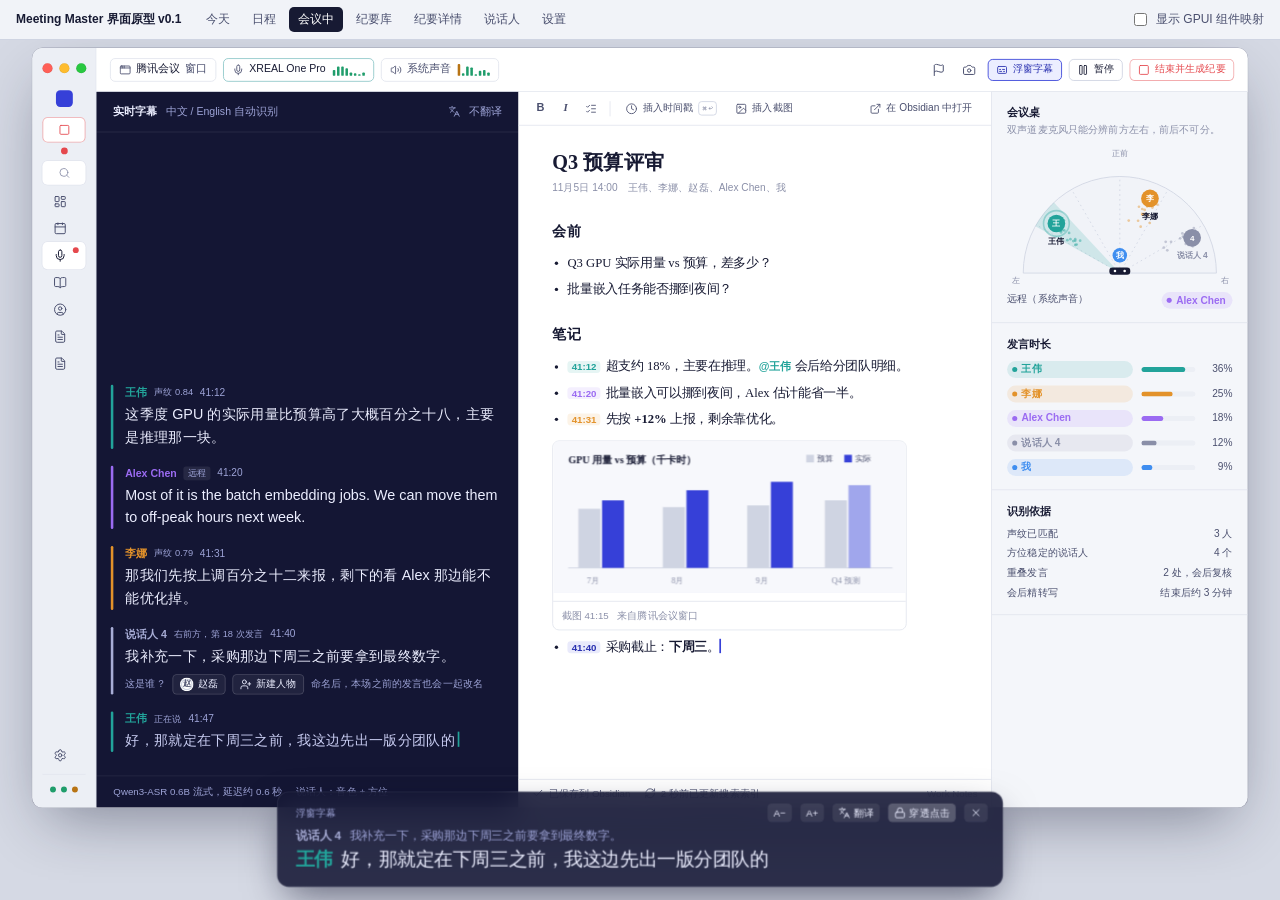
<file: design/mockups/index.html>
<!doctype html>
<html lang="zh-CN">
<head>
<meta charset="utf-8">
<meta name="viewport" content="width=device-width, initial-scale=1">
<title>Meeting Master 界面原型 v0.1</title>
<style>
/* ------------------------------------------------------------------
   Tokens. Mirrors the GPUI Kit theme we will register (ThemeColor).
   Speaker hues are identity: one person keeps one hue on every surface.
   ------------------------------------------------------------------ */
:root {
  --paper: #F4F6FA;      /* window background */
  --panel: #FFFFFF;      /* documents, inputs */
  --sunken: #ECEFF5;     /* sidebar, wells */
  --ink: #171A33;
  --ink-2: #4A4F6E;
  --ink-3: #8A8FA8;
  --rule: #E2E5EE;
  --rule-2: #CFD4E2;
  --accent: #3640D8;
  --accent-ink: #2A31B0;
  --accent-soft: #ECEEFF;
  --rec: #E5484D;        /* recording state only */
  --ok: #1F9D6B;
  --warn: #B87414;
  --stage: #141634;      /* caption stage + overlay */
  --stage-2: #1D2148;
  --stage-ink: #ECEEFF;
  --stage-dim: #9DA3D6;
  --s1: #22A39A; --s2: #E3922A; --s3: #9B6BF2; --s4: #EF5D78; --s5: #3F8EF0; --s6: #7FB449;
  --ui: -apple-system, BlinkMacSystemFont, "PingFang SC", "Helvetica Neue", sans-serif;
  --doc: ui-serif, Georgia, "Songti SC", "Noto Serif SC", serif;
  --r-window: 12px; --r-control: 6px;
}
* { box-sizing: border-box; }
html, body { margin: 0; height: 100%; }
body {
  font: 13px/1.45 var(--ui); color: var(--ink); background: #D5D9E4;
  -webkit-font-smoothing: antialiased; font-feature-settings: "tnum" 0;
}
button, input, select { font: inherit; color: inherit; }
.num { font-variant-numeric: tabular-nums; }
.i { width: 16px; height: 16px; flex: none; fill: none; stroke: currentColor; stroke-width: 1.75; stroke-linecap: round; stroke-linejoin: round; }
.i.sm { width: 14px; height: 14px; }
.i.lg { width: 18px; height: 18px; }
:focus-visible { outline: 2px solid var(--accent); outline-offset: 2px; border-radius: 4px; }
a { color: var(--accent-ink); text-decoration: none; cursor: pointer; }
a:hover { text-decoration: underline; }

/* ---------------- Prototype chrome (not part of the product) ---------------- */
.proto {
  position: fixed; top: 0; left: 0; right: 0; height: 40px; z-index: 20;
  display: flex; align-items: center; gap: 4px; padding: 0 16px;
  background: rgba(244,246,250,.92); border-bottom: 1px solid var(--rule-2); font-size: 12px; color: var(--ink-2);
}
.proto strong { color: var(--ink); margin-right: 12px; font-weight: 600; }
.proto button { border: 0; background: none; padding: 4px 9px; border-radius: 5px; cursor: pointer; color: var(--ink-2); }
.proto button[aria-pressed="true"] { background: var(--ink); color: #fff; }
.proto .spacer { flex: 1; }
.proto label { display: flex; align-items: center; gap: 6px; cursor: pointer; }
.desk { position: fixed; inset: 40px 0 0 0; overflow: hidden; }
/* 1440×900 window plus room below it, where the floating caption window can sit over the "desktop". */
/* Centred absolutely: grid centring falls back to start alignment when the item overflows. */
.scaler { width: 1440px; height: 1000px; position: absolute; left: 50%; top: 50%; transform-origin: center center; }

/* ---------------- Window ---------------- */
.window {
  width: 1440px; height: 900px; border-radius: var(--r-window); overflow: hidden; background: var(--paper);
  display: flex; flex-direction: column;
  box-shadow: 0 0 0 .5px rgba(23,26,51,.28), 0 28px 70px -18px rgba(23,26,51,.45);
}
/* No title bar: the sidebar's top strip carries the traffic lights and drags the window. */
.win-controls { height: 28px; flex: none; display: flex; align-items: center; justify-content: space-between; padding: 0 2px 0 4px; margin-bottom: 6px; }
.lights { display: flex; gap: 8px; align-items: center; }
.lights span { width: 12px; height: 12px; border-radius: 50%; background: #FF5F57; box-shadow: inset 0 0 0 .5px rgba(0,0,0,.15); }
.lights span:nth-child(2) { background: #FEBC2E; } .lights span:nth-child(3) { background: #28C840; }
.win-controls .i { color: var(--ink-3); }
.brand { display: flex; align-items: center; gap: 8px; height: 32px; padding: 0 10px; font-weight: 600; }
.brand .logo { width: 20px; height: 20px; border-radius: 5px; background: var(--accent); flex: none; }
.rec-btn { width: 100%; justify-content: center; margin-top: 6px; }
.rec-btn .when-rec { display: none; }
.window[data-recording="true"] .rec-btn .when-rec { display: inline; }
.window[data-recording="true"] .rec-btn .when-idle { display: none; }
.cmd {
  height: 28px; display: flex; align-items: center; gap: 8px; padding: 0 10px; margin: 8px 0 4px;
  border-radius: var(--r-control); background: var(--panel); box-shadow: 0 0 0 1px var(--rule); color: var(--ink-3); font-size: 12.5px; cursor: text;
}
.cmd kbd { margin-left: auto; font: 11px var(--ui); color: var(--ink-3); }
.rec { display: none; align-items: center; gap: 7px; padding: 6px 2px 0; color: var(--rec); font-weight: 600; font-size: 12px; }
.rec::before { content: ""; width: 8px; height: 8px; border-radius: 50%; background: var(--rec); animation: pulse 1.6s ease-in-out infinite; }
.window[data-recording="true"] .rec { display: flex; }
.dot { width: 7px; height: 7px; border-radius: 50%; background: var(--ok); flex: none; }
.dot.idle { background: var(--ink-3); } .dot.busy { background: var(--warn); }
@keyframes pulse { 50% { opacity: .35; } }

.body { flex: 1; min-height: 0; display: flex; }
.sidebar {
  width: 216px; flex: none; background: var(--sunken); border-right: 1px solid var(--rule);
  display: flex; flex-direction: column; padding: 10px 8px;
}
.nav-group { font-size: 11.5px; color: var(--ink-3); padding: 8px 10px 4px; }
.nav-item {
  display: flex; align-items: center; gap: 10px; height: 32px; padding: 0 10px; border-radius: var(--r-control);
  color: var(--ink-2); cursor: pointer; border: 0; background: none; width: 100%; text-align: left;
}
.nav-item:hover { background: rgba(23,26,51,.05); }
.nav-item[aria-current="page"] { background: var(--panel); color: var(--ink); box-shadow: 0 0 0 1px var(--rule); }
.nav-item .count { margin-left: auto; font-size: 11.5px; color: var(--ink-3); }
.nav-item .live-badge { margin-left: auto; width: 7px; height: 7px; border-radius: 50%; background: var(--rec); }
/* Status lights: one dot per resource (red = not loaded, amber = loading, green = loaded). */
.side-foot { position: relative; margin-top: 6px; padding: 10px 10px 4px; border-top: 1px solid var(--rule); outline: none; }
/* Hover background hugs the dots exactly: a small rounded rectangle, not the whole footer. */
.lights-row { display: flex; gap: 6px; padding: 4px 6px; margin-left: -6px; width: max-content; border-radius: 6px; cursor: default; }
.lights-row:hover, .side-foot:focus-within .lights-row { background: rgba(23,26,51,.06); }
/* Loading blinks, so amber reads as "in progress" rather than a warning. Never fully off. */
.dot.busy { animation: blink 1.2s ease-in-out infinite; }
@keyframes blink { 50% { opacity: .25; } }
.dot.err { background: var(--rec); }
.status-card {
  display: none; position: absolute; left: 4px; bottom: calc(100% + 6px); width: 260px; z-index: 5; padding: 12px;
  gap: 12px; background: var(--panel); border-radius: var(--r-control); box-shadow: 0 0 0 1px var(--rule), 0 10px 28px -10px rgba(23,26,51,.35);
}
/* Opens from the dots only; stays open while the pointer moves onto the card. */
.lights-row:hover + .status-card, .status-card:hover, .side-foot:focus-within .status-card { display: grid; }
.status-card::after { content: ""; position: absolute; left: 0; right: 0; top: 100%; height: 18px; }
.sc-row { display: grid; gap: 2px; }
.sc-title { display: flex; align-items: center; gap: 8px; font-size: 11.5px; color: var(--ink-3); }
.sc-row b { padding-left: 15px; font-size: 13px; font-weight: 500; color: var(--ink); }
.sc-row small { padding-left: 15px; font-size: 11.5px; color: var(--ink-3); }

main { flex: 1; min-width: 0; position: relative; }
.screen { position: absolute; inset: 0; display: none; }
.screen.active { display: flex; }

/* ---------------- Shared parts ---------------- */
.page-head h1 { font-size: 26px; line-height: 1.2; font-weight: 600; margin: 0; letter-spacing: -.01em; }
.page-head .sub { margin: 6px 0 0; color: var(--ink-2); font-size: 13.5px; }
.h2 { font-size: 20px; font-weight: 600; margin: 0; letter-spacing: -.005em; }
.section-title { font-size: 13px; font-weight: 600; margin: 0 0 10px; color: var(--ink); }
.muted { color: var(--ink-3); }
.btn {
  height: 30px; padding: 0 12px; border-radius: var(--r-control); border: 1px solid var(--rule-2); background: var(--panel);
  display: inline-flex; align-items: center; gap: 6px; cursor: pointer; font-size: 12.5px; white-space: nowrap;
}
.btn:hover { border-color: var(--ink-3); }
.btn.primary { background: var(--accent); border-color: var(--accent); color: #fff; }
.btn.primary:hover { background: var(--accent-ink); }
.btn.ghost { border-color: transparent; background: transparent; color: var(--ink-2); }
.btn.ghost:hover { background: rgba(23,26,51,.06); }
.btn.danger { color: var(--rec); border-color: rgba(229,72,77,.45); }
.btn.sm { height: 26px; padding: 0 9px; font-size: 12px; }
.btn[aria-pressed="true"] { background: var(--accent-soft); border-color: var(--accent); color: var(--accent-ink); }
.tag { display: inline-flex; align-items: center; gap: 4px; height: 20px; padding: 0 7px; border-radius: 4px; font-size: 11.5px; background: var(--sunken); color: var(--ink-2); white-space: nowrap; }
.tag.ok { background: #E3F4EC; color: #17724F; }
.tag.busy { background: #FBF0DE; color: #8A570E; }
.tag.accent { background: var(--accent-soft); color: var(--accent-ink); }
.chip { display: inline-flex; align-items: center; gap: 6px; height: 28px; padding: 0 10px; border: 1px solid var(--rule); border-radius: var(--r-control); background: var(--panel); font-size: 12.5px; color: var(--ink-2); white-space: nowrap; }
.chip strong { color: var(--ink); font-weight: 500; }
/* Speaker identity: a pill in the speaker's hue. The only pill shape in the system. */
.who { display: inline-flex; align-items: center; gap: 5px; height: 20px; padding: 0 8px 0 6px; border-radius: 999px; font-size: 12px; font-weight: 600; color: var(--c); background: color-mix(in srgb, var(--c) 13%, transparent); white-space: nowrap; }
.who::before { content: ""; width: 6px; height: 6px; border-radius: 50%; background: var(--c); }
.who.unknown { --c: var(--ink-3); }
.av { width: 26px; height: 26px; border-radius: 50%; display: inline-grid; place-items: center; font-size: 11.5px; font-weight: 600; color: #fff; background: var(--c); flex: none; }
.av.pending { background: var(--panel); color: var(--ink-2); box-shadow: inset 0 0 0 1.5px var(--rule-2); border: 1.5px dashed transparent; }
.av-stack { display: flex; }
.av-stack .av { box-shadow: 0 0 0 2px var(--paper); }
.av-stack .av + .av { margin-left: -6px; }
.c1 { --c: var(--s1); } .c2 { --c: var(--s2); } .c3 { --c: var(--s3); } .c4 { --c: var(--s4); } .c5 { --c: var(--s5); } .c6 { --c: var(--s6); }
.split-v { width: 1px; background: var(--rule); flex: none; }
.scroll { overflow: auto; }
.seg { display: inline-flex; padding: 2px; border-radius: 7px; background: var(--sunken); gap: 2px; }
.seg button { border: 0; background: none; height: 26px; padding: 0 11px; border-radius: 5px; font-size: 12.5px; color: var(--ink-2); display: inline-flex; align-items: center; gap: 6px; cursor: pointer; }
.seg button[aria-pressed="true"] { background: var(--panel); color: var(--ink); box-shadow: 0 0 0 1px var(--rule); }
.check { width: 15px; height: 15px; border-radius: 4px; border: 1.5px solid var(--rule-2); flex: none; display: grid; place-items: center; background: var(--panel); }
.check.on { background: var(--accent); border-color: var(--accent); color: #fff; }
.meter { display: inline-flex; gap: 2px; align-items: flex-end; height: 14px; }
.meter i { width: 3px; border-radius: 1px; background: var(--ok); height: 30%; transition: height .12s linear; }
.meter i.hot { background: var(--warn); }
.kbd { font-size: 11px; color: var(--ink-3); border: 1px solid var(--rule-2); border-radius: 4px; padding: 0 4px; }

/* ---------------- 今天 Today ---------------- */
.today { display: flex; width: 100%; }
.today-main { flex: 1; min-width: 0; padding: 30px 40px; overflow: auto; }
.next { margin: 26px 0 34px; border: 1px solid var(--rule); border-radius: 10px; background: var(--panel); }
.next-top { display: flex; justify-content: space-between; align-items: flex-start; gap: 20px; padding: 20px 22px 16px; }
.next-when { display: flex; align-items: center; gap: 10px; color: var(--ink-2); font-size: 12.5px; margin-bottom: 6px; }
.next-when .soon { color: var(--accent-ink); font-weight: 600; }
.next h2 { font-size: 24px; margin: 0; font-weight: 600; letter-spacing: -.01em; }
.next-actions { display: flex; gap: 8px; }
.next-people { display: flex; align-items: center; gap: 14px; padding: 0 22px 16px; color: var(--ink-2); }
.next-people p { margin: 0; }
.preset { display: flex; align-items: center; flex-wrap: wrap; gap: 8px; padding: 12px 22px; border-top: 1px solid var(--rule); background: #FAFBFD; border-radius: 0 0 10px 10px; }
.preset-label { color: var(--ink-3); font-size: 12px; margin-right: 4px; }
.dayline { list-style: none; margin: 0; padding: 0; border-left: 1px solid var(--rule-2); margin-left: 52px; }
.dayline li { position: relative; padding: 0 0 22px 22px; }
.dayline time { position: absolute; left: -64px; top: 1px; width: 48px; text-align: right; color: var(--ink-3); font-size: 12.5px; }
.dayline li::before { content: ""; position: absolute; left: -5px; top: 5px; width: 9px; height: 9px; border-radius: 50%; background: var(--paper); box-shadow: inset 0 0 0 2px var(--rule-2); }
.dayline li.done::before { background: var(--ink-3); box-shadow: none; }
.dayline li.upnext::before { background: var(--accent); box-shadow: 0 0 0 4px var(--accent-soft); }
.dayline .t { font-size: 14px; font-weight: 500; }
.dayline .m { display: flex; gap: 8px; align-items: center; margin-top: 4px; color: var(--ink-2); font-size: 12.5px; }
.today-rail { width: 360px; flex: none; border-left: 1px solid var(--rule); padding: 30px 24px; display: flex; flex-direction: column; gap: 30px; overflow: auto; }
.mlist { list-style: none; margin: 0; padding: 0; }
.mlist li { padding: 11px 0; border-bottom: 1px solid var(--rule); cursor: pointer; }
.mlist li:first-child { padding-top: 0; }
.mlist .t { font-weight: 500; font-size: 13.5px; }
.mlist .m { display: flex; justify-content: space-between; align-items: center; margin-top: 4px; color: var(--ink-3); font-size: 12px; }
.todo { list-style: none; margin: 0; padding: 0; display: grid; gap: 12px; }
.todo li { display: flex; gap: 10px; align-items: flex-start; }
.todo .src { display: block; font-size: 11.5px; color: var(--ink-3); margin-top: 2px; }
.rail-foot { margin-top: auto; display: flex; align-items: center; gap: 8px; font-size: 12px; color: var(--ink-2); }

/* ---------------- 日程 Schedule ---------------- */
.sched { display: flex; width: 100%; }
.week { flex: 1; min-width: 0; display: flex; flex-direction: column; }
.week-head { display: flex; align-items: center; gap: 12px; padding: 18px 24px 14px; border-bottom: 1px solid var(--rule); }
.week-head .h2 { margin-right: auto; }
.week-days { display: grid; grid-template-columns: 52px repeat(7, 1fr); border-bottom: 1px solid var(--rule); }
.week-days div { padding: 8px 10px; font-size: 12px; color: var(--ink-2); }
.week-days b { display: block; font-size: 18px; font-weight: 500; color: var(--ink); }
.week-days .today-col b { color: var(--accent); }
.week-grid { flex: 1; overflow: auto; position: relative; display: grid; grid-template-columns: 52px repeat(7, 1fr); }
.hours div { height: 52px; font-size: 11px; color: var(--ink-3); text-align: right; padding-right: 8px; transform: translateY(-7px); }
.daycol { position: relative; border-left: 1px solid var(--rule); background: repeating-linear-gradient(to bottom, transparent 0 51px, var(--rule) 51px 52px); }
.daycol.today-col { background-color: rgba(54,64,216,.025); }
.ev { position: absolute; left: 4px; right: 4px; border-radius: 5px; padding: 5px 7px; font-size: 11.5px; line-height: 1.3; overflow: hidden; cursor: pointer;
      background: #E9ECF8; color: var(--ink); border-left: 3px solid #8E95C9; }
.ev small { display: block; color: var(--ink-2); }
.ev.work { background: #E7E9FD; border-left-color: var(--accent); }
.ev.personal { background: #E6F3EF; border-left-color: #48A383; }
.ev.done { opacity: .62; }
.ev.sel { outline: 2px solid var(--accent); outline-offset: 1px; }
.ev .rec-flag { display: inline-flex; align-items: center; gap: 3px; color: var(--accent-ink); font-weight: 600; }
.now-line { position: absolute; left: 0; right: 0; height: 0; border-top: 1.5px solid var(--rec); z-index: 2; }
.now-line::before { content: ""; position: absolute; left: -4px; top: -4.5px; width: 7px; height: 7px; border-radius: 50%; background: var(--rec); }
.ev-panel { width: 360px; flex: none; border-left: 1px solid var(--rule); padding: 22px 24px; overflow: auto; display: flex; flex-direction: column; gap: 20px; }
.kv { display: grid; grid-template-columns: 72px 1fr; gap: 8px 12px; font-size: 12.5px; }
.kv dt { color: var(--ink-3); } .kv dd { margin: 0; }
.people-list { list-style: none; margin: 0; padding: 0; display: grid; gap: 10px; }
.people-list li { display: flex; align-items: center; gap: 10px; }
.people-list .state { margin-left: auto; font-size: 11.5px; }
.field { display: grid; gap: 6px; }
.field > span { font-size: 12px; color: var(--ink-3); }
.select { height: 30px; display: flex; align-items: center; justify-content: space-between; padding: 0 10px; border: 1px solid var(--rule-2); border-radius: var(--r-control); background: var(--panel); font-size: 12.5px; }
.prenote { border: 1px solid var(--rule); border-radius: 8px; padding: 12px 14px; font-family: var(--doc); font-size: 14px; line-height: 1.75; background: var(--panel); min-height: 120px; color: var(--ink); }
.prenote li { margin: 2px 0; }
/* ---------------- 会议中 Live ---------------- */
.live { flex-direction: column; width: 100%; }
.capbar { height: 52px; flex: none; display: flex; align-items: center; gap: 8px; padding: 0 16px; border-bottom: 1px solid var(--rule); background: var(--panel); }
.capbar .spacer { flex: 1; }
.capbar .chip .meter { margin-left: 2px; }
.capbar .chip.spatial { border-color: color-mix(in srgb, var(--s1) 45%, var(--rule)); }
.live-panes { flex: 1; min-height: 0; display: flex; }

.stagepane { width: 500px; flex: none; background: var(--stage); color: var(--stage-ink); display: flex; flex-direction: column; }
.stagepane header { display: flex; align-items: center; gap: 10px; padding: 14px 20px; border-bottom: 1px solid rgba(255,255,255,.08); font-size: 12.5px; color: var(--stage-dim); }
.stagepane header strong { color: var(--stage-ink); font-weight: 600; font-size: 13px; }
.stagepane header .spacer { flex: 1; }
.captions { flex: 1; overflow: auto; padding: 8px 0 18px; display: flex; flex-direction: column; justify-content: flex-end; }
.cap { display: grid; grid-template-columns: 3px 1fr; gap: 14px; padding: 10px 20px 10px 17px; }
.cap .rail { border-radius: 2px; background: var(--c); }
.cap .meta { display: flex; align-items: center; gap: 8px; font-size: 12px; color: var(--stage-dim); margin-bottom: 3px; }
.cap .name { color: var(--c); font-weight: 600; font-size: 12.5px; }
.cap .score { font-size: 11px; color: var(--stage-dim); }
.cap .remote { font-size: 11px; padding: 0 5px; border-radius: 3px; background: rgba(255,255,255,.08); }
.cap p { margin: 0; font-size: 17px; line-height: 1.6; color: var(--stage-ink); }
.cap.partial p { color: #C9CDF2; }
.cap.partial p::after { content: ""; display: inline-block; width: 2px; height: 1.05em; margin-left: 3px; vertical-align: -2px; background: var(--c); animation: pulse 1s steps(2) infinite; }
.cap.unknown { --c: #A8ADD6; }
.whois { display: flex; align-items: center; gap: 8px; margin-top: 8px; font-size: 12px; color: var(--stage-dim); }
.whois button { height: 24px; border-radius: 5px; border: 1px solid rgba(255,255,255,.18); background: rgba(255,255,255,.06); color: var(--stage-ink); padding: 0 8px; font-size: 12px; cursor: pointer; display: inline-flex; gap: 5px; align-items: center; }
.whois button:hover { background: rgba(255,255,255,.12); }
.stage-foot { padding: 10px 20px; border-top: 1px solid rgba(255,255,255,.08); font-size: 11.5px; color: var(--stage-dim); display: flex; gap: 16px; }

.notespane { flex: 1; min-width: 0; display: flex; flex-direction: column; background: var(--panel); }
.notes-tools { height: 40px; flex: none; display: flex; align-items: center; gap: 2px; padding: 0 12px; border-bottom: 1px solid var(--rule); color: var(--ink-2); }
.notes-tools .spacer { flex: 1; }
.notes-tools .tb { width: 28px; height: 28px; border-radius: 5px; display: grid; place-items: center; border: 0; background: none; cursor: pointer; color: var(--ink-2); font-weight: 600; font-size: 13px; }
.notes-tools .tb:hover { background: var(--sunken); }
.doc { flex: 1; overflow: auto; padding: 28px 40px 40px; font-family: var(--doc); font-size: 15px; line-height: 1.8; color: var(--ink); }
.doc h1 { font-size: 24px; line-height: 1.3; margin: 0 0 4px; font-weight: 700; }
.doc .docmeta { font-family: var(--ui); font-size: 12px; color: var(--ink-3); margin-bottom: 22px; display: flex; gap: 12px; }
.doc h2 { font-size: 17px; margin: 26px 0 8px; font-weight: 700; }
.doc ul { margin: 0; padding-left: 1.2em; }
.doc li { margin: 4px 0; }
.ts { font-family: var(--ui); font-size: 11.5px; font-weight: 600; color: var(--c, var(--accent-ink)); background: color-mix(in srgb, var(--c, var(--accent)) 11%, transparent); border-radius: 4px; padding: 1px 5px; margin-right: 6px; cursor: pointer; font-variant-numeric: tabular-nums; }
.mention { font-family: var(--ui); font-size: 13px; font-weight: 600; color: var(--c); }
.shot { margin: 12px 0 6px; border: 1px solid var(--rule); border-radius: 8px; overflow: hidden; width: 420px; max-width: 100%; }
.shot figcaption { font-family: var(--ui); font-size: 11.5px; color: var(--ink-3); padding: 6px 10px; border-top: 1px solid var(--rule); display: flex; gap: 10px; }
.caret { display: inline-block; width: 1.5px; height: 1.1em; background: var(--accent); vertical-align: -3px; animation: pulse 1s steps(2) infinite; }
.notes-foot { white-space: nowrap; overflow: hidden; height: 34px; flex: none; display: flex; align-items: center; gap: 16px; padding: 0 16px; border-top: 1px solid var(--rule); font-size: 11.5px; color: var(--ink-2); }
.notes-foot span { display: flex; align-items: center; gap: 6px; }

.spacepane { width: 304px; flex: none; border-left: 1px solid var(--rule); display: flex; flex-direction: column; overflow: auto; }
.spacepane section { padding: 16px 18px; border-bottom: 1px solid var(--rule); }
.spacepane h3 { font-size: 13px; margin: 0 0 2px; font-weight: 600; }
.spacepane .hint { font-size: 11.5px; color: var(--ink-3); margin: 0 0 10px; }
.room { width: 100%; height: auto; display: block; }
.talk { list-style: none; margin: 0; padding: 0; display: grid; gap: 9px; }
.talk li { display: grid; grid-template-columns: 1fr 64px 34px; align-items: center; gap: 10px; font-size: 12px; }
.talk .bar { height: 6px; border-radius: 3px; background: var(--sunken); overflow: hidden; }
.talk .bar i { display: block; height: 100%; background: var(--c); border-radius: 3px; }
.talk .pct { text-align: right; color: var(--ink-2); }
.evidence { display: grid; gap: 6px; font-size: 12px; color: var(--ink-2); }
.evidence div { display: flex; justify-content: space-between; }

/* ---------------- Floating caption window ---------------- */
.overlay {
  position: absolute; left: 50%; bottom: 6px; transform: translateX(-50%); width: 860px; z-index: 10;
  border-radius: 14px; background: rgba(20,22,52,.88); color: var(--stage-ink);
  box-shadow: 0 0 0 .5px rgba(255,255,255,.12) inset, 0 18px 48px -10px rgba(10,12,40,.6);
  backdrop-filter: blur(18px) saturate(1.2); -webkit-backdrop-filter: blur(18px) saturate(1.2);
  padding: 14px 18px 16px 22px; display: none; cursor: grab; user-select: none;
}
.overlay.show { display: block; }
.overlay .ov-top { display: flex; align-items: center; gap: 10px; font-size: 11.5px; color: var(--stage-dim); margin-bottom: 6px; }
.overlay .ov-top .spacer { flex: 1; }
.overlay .ov-top button { border: 0; background: rgba(255,255,255,.08); color: var(--stage-ink); height: 22px; min-width: 24px; padding: 0 7px; border-radius: 5px; font-size: 11.5px; cursor: pointer; display: inline-flex; align-items: center; gap: 4px; }
.overlay .ov-top button[aria-pressed="true"] { background: rgba(255,255,255,.22); }
.overlay .prev { font-size: 14px; color: var(--stage-dim); line-height: 1.5; }
.overlay .curr { font-size: 22px; line-height: 1.45; font-weight: 500; margin-top: 2px; }
.overlay .spk { font-weight: 700; margin-right: 10px; color: var(--c); }
.overlay .trans { font-size: 14px; color: #B9BEEA; margin-top: 2px; }

/* During a meeting the sidebar collapses to an icon rail so captions + notes get the width. */
/* 76px, not 56px: the traffic lights (3×12px + 2×8px gaps) live in the sidebar now. */
.window[data-screen="live"] .sidebar { width: 76px; padding: 10px 12px; }
.window[data-screen="live"] .win-controls { padding: 0; }
.window[data-screen="live"] .win-controls > .i,
.window[data-screen="live"] .brand-name,
.window[data-screen="live"] .rec-btn span[class],
.window[data-screen="live"] .cmd-text,
.window[data-screen="live"] .cmd kbd { display: none; }
.window[data-screen="live"] .brand { justify-content: center; padding: 0; }
.window[data-screen="live"] .rec-btn { padding: 0; }
.window[data-screen="live"] .cmd { justify-content: center; padding: 0; }
.window[data-screen="live"] .rec { font-size: 0; justify-content: center; gap: 0; }
.window[data-screen="live"] .nav-item { font-size: 0; justify-content: center; padding: 0; position: relative; }
.window[data-screen="live"] .nav-item .count,
.window[data-screen="live"] .nav-group { display: none; }
.window[data-screen="live"] .side-foot { padding: 10px 0 4px; }
.window[data-screen="live"] .lights-row { margin: 0 auto; }
.window[data-screen="live"] .nav-item .live-badge { position: absolute; top: 6px; right: 8px; margin: 0; }
.icon-btn { width: 28px; height: 28px; border-radius: var(--r-control); border: 0; background: none; display: grid; place-items: center; color: var(--ink-2); cursor: pointer; }
.icon-btn:hover { background: var(--sunken); }

/* ---------------- 纪要库 Library ---------------- */
.lib { flex-direction: column; width: 100%; }
.lib-search { padding: 22px 28px 14px; border-bottom: 1px solid var(--rule); display: grid; gap: 12px; }
.searchbox { display: flex; align-items: center; gap: 10px; height: 44px; padding: 0 14px; border: 1.5px solid var(--accent); border-radius: 9px; background: var(--panel); font-size: 15px; box-shadow: 0 0 0 4px var(--accent-soft); }
.searchbox .q { flex: 1; }
.searchbox .hint { font-size: 12px; color: var(--ink-3); }
.lib-filters { display: flex; align-items: center; gap: 12px; }
.lib-filters .spacer { flex: 1; }
.lib-body { flex: 1; min-height: 0; display: flex; }
.results { flex: 1; min-width: 0; overflow: auto; padding: 8px 28px 28px; }
.res-head { display: flex; align-items: baseline; gap: 10px; padding: 12px 0 6px; font-size: 12px; color: var(--ink-3); }
.hit { display: grid; grid-template-columns: 28px minmax(0, 1fr) 120px; gap: 14px; padding: 14px 12px; margin: 0 -12px; border-radius: 8px; cursor: pointer; border-bottom: 1px solid var(--rule); }
.hit:hover { background: rgba(23,26,51,.03); }
.hit.sel { background: var(--accent-soft); border-bottom-color: transparent; }
.hit .kind { width: 28px; height: 28px; border-radius: 6px; display: grid; place-items: center; background: var(--sunken); color: var(--ink-2); }
.hit .src { display: flex; align-items: center; gap: 8px; font-size: 12px; color: var(--ink-3); margin-bottom: 5px; }
.hit .src b { color: var(--ink); font-weight: 600; font-size: 13px; }
.hit p { margin: 0; font-size: 13.5px; line-height: 1.6; color: var(--ink-2); }
.hit p mark { background: #FFF1C9; color: var(--ink); border-radius: 2px; padding: 0 1px; }
.hit .thumbs { display: flex; gap: 6px; margin-top: 8px; overflow: hidden; }
.hit svg.wave { display: block; width: 100%; max-width: 440px; height: 34px; margin-top: 4px; }
.hit .thumbs svg { border-radius: 5px; border: 1px solid var(--rule); }
.hit .score { text-align: right; font-size: 11.5px; color: var(--ink-3); }
.hit .score .bar { height: 4px; background: var(--sunken); border-radius: 2px; margin-top: 6px; overflow: hidden; }
.hit .score .bar i { display: block; height: 100%; background: var(--accent); }
.hit .why { font-size: 11.5px; color: var(--ink-3); margin-top: 6px; }
.preview { width: 400px; flex: none; border-left: 1px solid var(--rule); overflow: auto; padding: 20px 22px; display: flex; flex-direction: column; gap: 16px; }
.preview .big { border: 1px solid var(--rule); border-radius: 8px; overflow: hidden; }
.facets { width: 200px; flex: none; border-right: 1px solid var(--rule); padding: 16px 18px; overflow: auto; display: grid; align-content: start; gap: 22px; font-size: 12.5px; }
.facets h4 { margin: 0 0 8px; font-size: 12px; color: var(--ink-3); font-weight: 500; }
.facets ul { list-style: none; margin: 0; padding: 0; display: grid; gap: 7px; }
.facets li { display: flex; align-items: center; gap: 8px; }
.facets li .n { margin-left: auto; color: var(--ink-3); font-size: 11.5px; }

/* ---------------- 纪要详情 Minutes ---------------- */
.minutes { flex-direction: column; width: 100%; }
.min-head { padding: 22px 32px 0; border-bottom: 1px solid var(--rule); }
.min-crumb { font-size: 12px; color: var(--ink-3); display: flex; gap: 6px; align-items: center; margin-bottom: 8px; }
.min-title { display: flex; align-items: flex-start; gap: 12px; }
.min-title .h2 { font-size: 24px; margin-right: auto; }
.min-meta { display: flex; align-items: center; gap: 16px; color: var(--ink-2); font-size: 12.5px; margin: 10px 0 14px; }
.tabs { display: flex; gap: 22px; }
.tabs button { border: 0; background: none; padding: 9px 0 10px; font-size: 13px; color: var(--ink-2); cursor: pointer; border-bottom: 2px solid transparent; margin-bottom: -1px; }
.tabs button[aria-selected="true"] { color: var(--ink); font-weight: 600; border-bottom-color: var(--ink); }
.min-body { flex: 1; min-height: 0; display: flex; }
.min-doc { flex: 1; min-width: 0; overflow: auto; padding: 26px 48px 40px; font-family: var(--doc); font-size: 15px; line-height: 1.8; }
.min-doc h3 { font-size: 16px; margin: 26px 0 8px; font-weight: 700; }
.min-doc h3:first-child { margin-top: 0; }
.min-doc p { margin: 0; max-width: 62ch; }
.min-doc ol, .min-doc ul { margin: 0; padding-left: 1.3em; max-width: 64ch; }
.acts { width: 100%; border-collapse: collapse; font-family: var(--ui); font-size: 13px; margin-top: 4px; }
.acts th { text-align: left; font-weight: 500; color: var(--ink-3); font-size: 12px; padding: 6px 10px 6px 0; border-bottom: 1px solid var(--rule); }
.acts td { padding: 9px 10px 9px 0; border-bottom: 1px solid var(--rule); vertical-align: top; }
.min-side { width: 400px; flex: none; border-left: 1px solid var(--rule); overflow: auto; display: flex; flex-direction: column; }
.min-side section { padding: 18px 20px; border-bottom: 1px solid var(--rule); }
.player { display: flex; align-items: center; gap: 10px; font-size: 12px; color: var(--ink-2); margin-top: 10px; }
.player .play { width: 30px; height: 30px; border-radius: 50%; background: var(--ink); color: #fff; display: grid; place-items: center; border: 0; cursor: pointer; }
.gallery { display: grid; grid-template-columns: repeat(3, 1fr); gap: 8px; }
.gallery figure { margin: 0; }
.gallery svg { width: 100%; height: auto; border-radius: 5px; border: 1px solid var(--rule); display: block; }
.gallery figcaption { font-size: 11px; color: var(--ink-3); margin-top: 3px; }
.sync-row { display: flex; align-items: center; gap: 8px; font-size: 12px; color: var(--ink-2); }

/* ---------------- 说话人 People ---------------- */
.people { width: 100%; }
.plist { width: 280px; flex: none; border-right: 1px solid var(--rule); overflow: auto; padding: 16px 10px; }
.plist h4 { margin: 14px 10px 6px; font-size: 12px; color: var(--ink-3); font-weight: 500; }
.plist h4:first-child { margin-top: 0; }
.prow { display: flex; align-items: center; gap: 10px; padding: 8px 10px; border-radius: 7px; cursor: pointer; }
.prow:hover { background: rgba(23,26,51,.04); }
.prow.sel { background: var(--panel); box-shadow: 0 0 0 1px var(--rule); }
.prow .n { font-weight: 500; }
.prow .d { font-size: 11.5px; color: var(--ink-3); }
.prow .tag { margin-left: auto; }
.pdetail { flex: 1; min-width: 0; overflow: auto; padding: 24px 32px 40px; display: grid; align-content: start; gap: 26px; }
.phead { display: flex; align-items: center; gap: 14px; }
.phead .av { width: 44px; height: 44px; font-size: 17px; }
.phead .h2 { margin-right: auto; }
.samples { width: 100%; border-collapse: collapse; }
.samples th { text-align: left; font-weight: 500; font-size: 12px; color: var(--ink-3); padding: 6px 12px 6px 0; border-bottom: 1px solid var(--rule); }
.samples td { padding: 9px 12px 9px 0; border-bottom: 1px solid var(--rule); font-size: 12.5px; vertical-align: middle; }
.enroll { border: 1px solid var(--rule); border-radius: 10px; background: var(--panel); display: grid; grid-template-columns: 1fr 260px; }
.enroll .read { padding: 18px 22px; border-right: 1px solid var(--rule); }
.enroll .read p { font-family: var(--doc); font-size: 17px; line-height: 1.9; margin: 8px 0 0; color: var(--ink-3); }
.enroll .read p .said { color: var(--ink); }
.enroll .gauge { padding: 18px 20px; display: grid; gap: 12px; align-content: start; font-size: 12.5px; }
.prog { height: 8px; border-radius: 4px; background: var(--sunken); overflow: hidden; }
.prog i { display: block; height: 100%; background: var(--s1); border-radius: 4px; }
.qc { list-style: none; margin: 0; padding: 0; display: grid; gap: 6px; }
.qc li { display: flex; align-items: center; gap: 7px; }
.qc .okc { color: var(--ok); } .qc .warnc { color: var(--warn); }
.clip { border: 1px solid var(--rule); border-radius: 10px; background: var(--panel); padding: 16px 20px; }
.clip-head { display: flex; align-items: center; gap: 10px; margin-bottom: 12px; }
.clip-head .spacer { flex: 1; }
.probe { display: grid; gap: 8px; font-size: 12.5px; }
.probe div { display: flex; align-items: center; gap: 10px; padding: 9px 12px; border: 1px solid var(--rule); border-radius: 7px; background: var(--panel); }
.probe .spacer { flex: 1; }

/* ---------------- 设置 Settings ---------------- */
.settings { width: 100%; }
.snav { width: 200px; flex: none; border-right: 1px solid var(--rule); padding: 20px 10px; display: grid; align-content: start; gap: 2px; }
.snav a { display: block; padding: 7px 12px; border-radius: 6px; color: var(--ink-2); }
.snav a:hover { background: rgba(23,26,51,.04); text-decoration: none; }
.snav a.on { background: var(--panel); color: var(--ink); box-shadow: 0 0 0 1px var(--rule); }
.sbody { flex: 1; min-width: 0; overflow: auto; padding: 26px 40px 60px; }
.sblock { max-width: 820px; margin-bottom: 40px; }
.sblock > h2 { font-size: 17px; margin: 0 0 4px; font-weight: 600; }
.sblock > .desc { margin: 0 0 16px; color: var(--ink-2); max-width: 70ch; }
.prov { border: 1px solid var(--rule); border-radius: 10px; background: var(--panel); }
.prov-row { display: grid; grid-template-columns: 22px 1fr auto; gap: 12px; padding: 16px 18px; border-bottom: 1px solid var(--rule); align-items: start; }
.prov-row:last-child { border-bottom: 0; }
.prov-row.on { background: #FAFAFF; }
.radio { width: 16px; height: 16px; border-radius: 50%; border: 1.5px solid var(--rule-2); margin-top: 2px; }
.radio.on { border: 5px solid var(--accent); }
.prov-row .t { font-weight: 600; font-size: 13.5px; display: flex; align-items: center; gap: 8px; }
.prov-row .d { color: var(--ink-2); margin-top: 3px; font-size: 12.5px; }
.prov-row .caps { display: flex; gap: 6px; margin-top: 8px; flex-wrap: wrap; }
.prov-row .keys { display: flex; gap: 6px; margin-top: 10px; flex-wrap: wrap; }
.fallback { display: flex; align-items: center; gap: 8px; margin-top: 12px; font-size: 12px; color: var(--ink-2); }
.fallback .step { display: inline-flex; align-items: center; gap: 6px; }
.fallback .step b { width: 18px; height: 18px; border-radius: 50%; display: inline-grid; place-items: center; background: var(--sunken); font-size: 11px; }
.mtable { width: 100%; border-collapse: collapse; background: var(--panel); border: 1px solid var(--rule); border-radius: 10px; overflow: hidden; }
.mtable th { text-align: left; font-weight: 500; font-size: 12px; color: var(--ink-3); padding: 9px 14px; border-bottom: 1px solid var(--rule); background: #FAFBFD; }
.mtable td { padding: 11px 14px; border-bottom: 1px solid var(--rule); font-size: 12.5px; vertical-align: top; }
.mtable tr:last-child td { border-bottom: 0; }
.mtable .model { font-weight: 600; }
.mtable .sub { display: block; color: var(--ink-3); font-size: 11.5px; margin-top: 2px; }
.form { display: grid; grid-template-columns: 180px 1fr; gap: 14px 20px; align-items: center; background: var(--panel); border: 1px solid var(--rule); border-radius: 10px; padding: 18px 20px; }
.form > label { color: var(--ink-2); font-size: 12.5px; }
.form .help { grid-column: 2; font-size: 11.5px; color: var(--ink-3); margin-top: -8px; }
.switch { width: 30px; height: 18px; border-radius: 9px; background: var(--rule-2); position: relative; flex: none; }
.switch::after { content: ""; position: absolute; top: 2px; left: 2px; width: 14px; height: 14px; border-radius: 50%; background: #fff; box-shadow: 0 1px 2px rgba(0,0,0,.2); }
.switch.on { background: var(--accent); } .switch.on::after { left: 14px; }
.inline { display: flex; align-items: center; gap: 10px; }
.code { font: 12px ui-monospace, "SF Mono", Menlo, monospace; background: var(--sunken); border-radius: 5px; padding: 3px 7px; color: var(--ink); }
.stats { display: grid; grid-template-columns: repeat(4, 1fr); border: 1px solid var(--rule); border-radius: 10px; background: var(--panel); }
.stats div { padding: 14px 16px; border-right: 1px solid var(--rule); }
.stats div:last-child { border-right: 0; }
.stats b { display: block; font-size: 20px; font-weight: 600; font-variant-numeric: tabular-nums; }
.stats span { font-size: 12px; color: var(--ink-3); }

/* ---------------- Component annotations (prototype only) ---------------- */
.anno { position: fixed; left: 16px; right: 16px; bottom: 10px; z-index: 20; display: none; font-size: 12px; color: var(--ink-2); background: rgba(255,255,255,.95); border: 1px solid var(--rule-2); border-radius: 8px; padding: 8px 12px; }
.anno.show { display: block; }
.anno b { color: var(--ink); }

@media (prefers-reduced-motion: reduce) {
  *, *::before, *::after { animation: none !important; transition: none !important; }
}
</style>
</head>
<body>
<svg xmlns="http://www.w3.org/2000/svg" style="display:none" aria-hidden="true">
<!-- Lucide icons (ISC License, https://lucide.dev), as bundled in gpui-kit-assets 0.9.0 -->
<symbol id="i-layout-dashboard" viewBox="0 0 24 24"><rect width="7" height="9" x="3" y="3" rx="1" /> <rect width="7" height="5" x="14" y="3" rx="1" /> <rect width="7" height="9" x="14" y="12" rx="1" /> <rect width="7" height="5" x="3" y="16" rx="1" /></symbol>
<symbol id="i-calendar" viewBox="0 0 24 24"><path d="M8 2v3" /> <path d="M16 2v3" /> <rect x="3" y="3" width="18" height="18" rx="2" /> <path d="M3 9h18" /></symbol>
<symbol id="i-mic" viewBox="0 0 24 24"><path d="M12 19v3" /> <path d="M19 10v2a7 7 0 0 1-14 0v-2" /> <rect x="9" y="2" width="6" height="13" rx="3" /></symbol>
<symbol id="i-book-open" viewBox="0 0 24 24"><path d="M12 5v16" /> <path d="M20.001 19A2 2 0 0022 17V5a2 2 0 00-1.999-2L16 3.002A5 5 0 0012 5a5 5 0 00-4-2H4a2 2 0 00-2 2v12a2 2 0 001.999 2H8a5 5 0 014 2 5 5 0 014-2z" /></symbol>
<symbol id="i-circle-user" viewBox="0 0 24 24"><circle cx="12" cy="12" r="10" /> <circle cx="12" cy="10" r="3" /> <path d="M7 20.662V19a2 2 0 0 1 2-2h6a2 2 0 0 1 2 2v1.662" /></symbol>
<symbol id="i-settings" viewBox="0 0 24 24"><path d="M9.671 4.136a2.34 2.34 0 0 1 4.659 0 2.34 2.34 0 0 0 3.319 1.915 2.34 2.34 0 0 1 2.33 4.033 2.34 2.34 0 0 0 0 3.831 2.34 2.34 0 0 1-2.33 4.033 2.34 2.34 0 0 0-3.319 1.915 2.34 2.34 0 0 1-4.659 0 2.34 2.34 0 0 0-3.32-1.915 2.34 2.34 0 0 1-2.33-4.033 2.34 2.34 0 0 0 0-3.831A2.34 2.34 0 0 1 6.35 6.051a2.34 2.34 0 0 0 3.319-1.915" /> <circle cx="12" cy="12" r="3" /></symbol>
<symbol id="i-search" viewBox="0 0 24 24"><path d="m21 21-4.34-4.34" /> <circle cx="11" cy="11" r="8" /></symbol>
<symbol id="i-play" viewBox="0 0 24 24"><path d="M5 5a2 2 0 0 1 3.008-1.728l11.997 6.998a2 2 0 0 1 .003 3.458l-12 7A2 2 0 0 1 5 19z" /></symbol>
<symbol id="i-pause" viewBox="0 0 24 24"><rect x="14" y="3" width="5" height="18" rx="1" /> <rect x="5" y="3" width="5" height="18" rx="1" /></symbol>
<symbol id="i-square" viewBox="0 0 24 24"><rect width="18" height="18" x="3" y="3" rx="2" /></symbol>
<symbol id="i-camera" viewBox="0 0 24 24"><path d="M13.997 4a2 2 0 0 1 1.76 1.05l.486.9A2 2 0 0 0 18.003 7H20a2 2 0 0 1 2 2v9a2 2 0 0 1-2 2H4a2 2 0 0 1-2-2V9a2 2 0 0 1 2-2h1.997a2 2 0 0 0 1.759-1.048l.489-.904A2 2 0 0 1 10.004 4z" /> <circle cx="12" cy="13" r="3" /></symbol>
<symbol id="i-flag" viewBox="0 0 24 24"><path d="M4 22V4a1 1 0 0 1 .4-.8A6 6 0 0 1 8 2c3 0 5 2 7.333 2q2 0 3.067-.8A1 1 0 0 1 20 4v10a1 1 0 0 1-.4.8A6 6 0 0 1 16 16c-3 0-5-2-8-2a6 6 0 0 0-4 1.528" /></symbol>
<symbol id="i-captions" viewBox="0 0 24 24"><rect width="18" height="14" x="3" y="5" rx="2" ry="2" /> <path d="M7 15h4M15 15h2M7 11h2M13 11h4" /></symbol>
<symbol id="i-image" viewBox="0 0 24 24"><rect width="18" height="18" x="3" y="3" rx="2" ry="2" /> <circle cx="9" cy="9" r="2" /> <path d="m21 15-3.086-3.086a2 2 0 0 0-2.828 0L6 21" /></symbol>
<symbol id="i-audio-lines" viewBox="0 0 24 24"><path d="M2 10v3" /> <path d="M6 6v11" /> <path d="M10 3v18" /> <path d="M14 8v7" /> <path d="M18 5v13" /> <path d="M22 10v3" /></symbol>
<symbol id="i-video" viewBox="0 0 24 24"><path d="m16 13 5.223 3.482a.5.5 0 0 0 .777-.416V7.87a.5.5 0 0 0-.752-.432L16 10.5" /> <rect x="2" y="6" width="14" height="12" rx="2" /></symbol>
<symbol id="i-file-text" viewBox="0 0 24 24"><path d="M6 22a2 2 0 0 1-2-2V4a2 2 0 0 1 2-2h8a2.4 2.4 0 0 1 1.704.706l3.588 3.588A2.4 2.4 0 0 1 20 8v12a2 2 0 0 1-2 2z" /> <path d="M14 2v5a1 1 0 0 0 1 1h5" /> <path d="M10 9H8" /> <path d="M16 13H8" /> <path d="M16 17H8" /></symbol>
<symbol id="i-external-link" viewBox="0 0 24 24"><path d="M15 3h6v6" /> <path d="M10 14 21 3" /> <path d="M18 13v6a2 2 0 0 1-2 2H5a2 2 0 0 1-2-2V8a2 2 0 0 1 2-2h6" /></symbol>
<symbol id="i-plus" viewBox="0 0 24 24"><path d="M5 12h14" /> <path d="M12 5v14" /></symbol>
<symbol id="i-check" viewBox="0 0 24 24"><path d="M20 6 9 17l-5-5" /></symbol>
<symbol id="i-x" viewBox="0 0 24 24"><path d="M18 6 6 18" /> <path d="m6 6 12 12" /></symbol>
<symbol id="i-chevron-down" viewBox="0 0 24 24"><path d="m6 9 6 6 6-6" /></symbol>
<symbol id="i-chevron-right" viewBox="0 0 24 24"><path d="m9 18 6-6-6-6" /></symbol>
<symbol id="i-link" viewBox="0 0 24 24"><path d="M10 13a5 5 0 0 0 7.54.54l3-3a5 5 0 0 0-7.07-7.07l-1.72 1.71" /> <path d="M14 11a5 5 0 0 0-7.54-.54l-3 3a5 5 0 0 0 7.07 7.07l1.71-1.71" /></symbol>
<symbol id="i-users" viewBox="0 0 24 24"><path d="M16 21v-2a4 4 0 0 0-4-4H6a4 4 0 0 0-4 4v2" /> <path d="M16 3.128a4 4 0 0 1 0 7.744" /> <path d="M22 21v-2a4 4 0 0 0-3-3.87" /> <circle cx="9" cy="7" r="4" /></symbol>
<symbol id="i-monitor" viewBox="0 0 24 24"><rect width="20" height="14" x="2" y="3" rx="2" /> <line x1="8" x2="16" y1="21" y2="21" /> <line x1="12" x2="12" y1="17" y2="21" /></symbol>
<symbol id="i-app-window" viewBox="0 0 24 24"><rect x="2" y="4" width="20" height="16" rx="2" /> <path d="M10 4v4" /> <path d="M2 8h20" /> <path d="M6 4v4" /></symbol>
<symbol id="i-scissors" viewBox="0 0 24 24"><circle cx="6" cy="6" r="3" /> <path d="M8.12 8.12 12 12" /> <path d="M20 4 8.12 15.88" /> <circle cx="6" cy="18" r="3" /> <path d="M14.8 14.8 20 20" /></symbol>
<symbol id="i-key-round" viewBox="0 0 24 24"><path d="M2.586 17.414A2 2 0 0 0 2 18.828V21a1 1 0 0 0 1 1h3a1 1 0 0 0 1-1v-1a1 1 0 0 1 1-1h1a1 1 0 0 0 1-1v-1a1 1 0 0 1 1-1h.172a2 2 0 0 0 1.414-.586l.814-.814a6.5 6.5 0 1 0-4-4z" /> <circle cx="16.5" cy="7.5" r=".5" fill="currentColor" /></symbol>
<symbol id="i-bot" viewBox="0 0 24 24"><path d="M12 8V4H8" /> <rect width="16" height="12" x="4" y="8" rx="2" /> <path d="M2 14h2" /> <path d="M20 14h2" /> <path d="M15 13v2" /> <path d="M9 13v2" /></symbol>
<symbol id="i-cpu" viewBox="0 0 24 24"><path d="M12 20v2" /> <path d="M12 2v2" /> <path d="M17 20v2" /> <path d="M17 2v2" /> <path d="M2 12h2" /> <path d="M2 17h2" /> <path d="M2 7h2" /> <path d="M20 12h2" /> <path d="M20 17h2" /> <path d="M20 7h2" /> <path d="M7 20v2" /> <path d="M7 2v2" /> <rect x="4" y="4" width="16" height="16" rx="2" /> <rect x="8" y="8" width="8" height="8" rx="1" /></symbol>
<symbol id="i-hard-drive" viewBox="0 0 24 24"><path d="M10 16h.01" /> <path d="M2.212 11.577a2 2 0 0 0-.212.896V18a2 2 0 0 0 2 2h16a2 2 0 0 0 2-2v-5.527a2 2 0 0 0-.212-.896L18.55 5.11A2 2 0 0 0 16.76 4H7.24a2 2 0 0 0-1.79 1.11z" /> <path d="M21.946 12.013H2.054" /> <path d="M6 16h.01" /></symbol>
<symbol id="i-folder" viewBox="0 0 24 24"><path d="M20 20a2 2 0 0 0 2-2V8a2 2 0 0 0-2-2h-7.9a2 2 0 0 1-1.69-.9L9.6 3.9A2 2 0 0 0 7.93 3H4a2 2 0 0 0-2 2v13a2 2 0 0 0 2 2Z" /></symbol>
<symbol id="i-refresh-cw" viewBox="0 0 24 24"><path d="M3 12a9 9 0 0 1 9-9 9.75 9.75 0 0 1 6.74 2.74L21 8" /> <path d="M21 3v5h-5" /> <path d="M21 12a9 9 0 0 1-9 9 9.75 9.75 0 0 1-6.74-2.74L3 16" /> <path d="M8 16H3v5" /></symbol>
<symbol id="i-languages" viewBox="0 0 24 24"><path d="m5 8 6 6" /> <path d="m4 14 6-6 2-3" /> <path d="M2 5h12" /> <path d="M7 2h1" /> <path d="m22 22-5-10-5 10" /> <path d="M14 18h6" /></symbol>
<symbol id="i-lock" viewBox="0 0 24 24"><rect width="18" height="11" x="3" y="11" rx="2" ry="2" /> <path d="M7 11V7a5 5 0 0 1 10 0v4" /></symbol>
<symbol id="i-ellipsis" viewBox="0 0 24 24"><circle cx="12" cy="12" r="1" /> <circle cx="19" cy="12" r="1" /> <circle cx="5" cy="12" r="1" /></symbol>
<symbol id="i-clock" viewBox="0 0 24 24"><circle cx="12" cy="12" r="10" /> <path d="M12 6v6l4 2" /></symbol>
<symbol id="i-circle-dot" viewBox="0 0 24 24"><circle cx="12" cy="12" r="1" /> <circle cx="12" cy="12" r="10" /></symbol>
<symbol id="i-mic-off" viewBox="0 0 24 24"><path d="M12 19v3" /> <path d="M15 9.34V5a3 3 0 0 0-5.68-1.33" /> <path d="M16.95 16.95A7 7 0 0 1 5 12v-2" /> <path d="M18.89 13.23A7 7 0 0 0 19 12v-2" /> <path d="m2 2 20 20" /> <path d="M9 9v3a3 3 0 0 0 5.12 2.12" /></symbol>
<symbol id="i-volume-2" viewBox="0 0 24 24"><path d="M11 4.702a.705.705 0 0 0-1.203-.498L6.413 7.587A1.4 1.4 0 0 1 5.416 8H3a1 1 0 0 0-1 1v6a1 1 0 0 0 1 1h2.416a1.4 1.4 0 0 1 .997.413l3.383 3.384A.705.705 0 0 0 11 19.298z" /> <path d="M16 9a5 5 0 0 1 0 6" /> <path d="M19.364 18.364a9 9 0 0 0 0-12.728" /></symbol>
<symbol id="i-user-plus" viewBox="0 0 24 24"><path d="M16 21v-2a4 4 0 0 0-4-4H6a4 4 0 0 0-4 4v2" /> <circle cx="9" cy="7" r="4" /> <line x1="19" x2="19" y1="8" y2="14" /> <line x1="22" x2="16" y1="11" y2="11" /></symbol>
<symbol id="i-timer" viewBox="0 0 24 24"><line x1="10" x2="14" y1="2" y2="2" /> <line x1="12" x2="15" y1="14" y2="11" /> <circle cx="12" cy="14" r="8" /></symbol>
<symbol id="i-list-checks" viewBox="0 0 24 24"><path d="M13 5h8" /> <path d="M13 12h8" /> <path d="M13 19h8" /> <path d="m3 17 2 2 4-4" /> <path d="m3 7 2 2 4-4" /></symbol>
<symbol id="i-panel-left" viewBox="0 0 24 24"><rect width="18" height="18" x="3" y="3" rx="2" /> <path d="M9 3v18" /></symbol>
</svg>

<div class="proto" role="toolbar" aria-label="原型导航">
  <strong>Meeting Master 界面原型 v0.1</strong>
  <button data-go="today">今天</button>
  <button data-go="schedule">日程</button>
  <button data-go="live">会议中</button>
  <button data-go="library">纪要库</button>
  <button data-go="minutes">纪要详情</button>
  <button data-go="people">说话人</button>
  <button data-go="settings">设置</button>
  <span class="spacer"></span>
  <label><input type="checkbox" id="annoToggle"> 显示 GPUI 组件映射</label>
</div>

<div class="desk">
<div class="scaler" id="scaler">
<div class="window" id="win" data-recording="false">

  <!-- No title bar: the traffic lights sit in the sidebar's top strip, above the brand. -->
  <div class="body">
    <nav class="sidebar" aria-label="主导航">
      <div class="win-controls" title="拖动这里移动窗口">
        <div class="lights"><span></span><span></span><span></span></div>
        <svg class="i"><use href="#i-panel-left"/></svg>
      </div>
      <div class="brand"><span class="logo" aria-hidden="true"></span><span class="brand-name">Friston</span></div>
      <button class="btn danger rec-btn" title="开始或结束记录">
        <svg class="i sm when-idle"><use href="#i-mic"/></svg><span class="when-idle">开始记录</span>
        <svg class="i sm when-rec"><use href="#i-square"/></svg><span class="when-rec">结束记录</span>
      </button>
      <span class="rec num" id="recTimer">录制中 00:41:52</span>
      <div class="cmd" title="搜索"><svg class="i sm"><use href="#i-search"/></svg><span class="cmd-text">搜索或提问</span><kbd>⌘K</kbd></div>
      <div class="nav-group">工作台</div>
      <button class="nav-item" data-go="today"><svg class="i"><use href="#i-layout-dashboard"/></svg>今天</button>
      <button class="nav-item" data-go="schedule"><svg class="i"><use href="#i-calendar"/></svg>日程<span class="count">4</span></button>
      <button class="nav-item" data-go="live"><svg class="i"><use href="#i-mic"/></svg>会议中<span class="live-badge" id="liveBadge" hidden></span></button>
      <button class="nav-item" data-go="library"><svg class="i"><use href="#i-book-open"/></svg>纪要库</button>
      <button class="nav-item" data-go="people"><svg class="i"><use href="#i-circle-user"/></svg>说话人<span class="count">2 待命名</span></button>
      <div class="nav-group" style="margin-top:8px">最近</div>
      <button class="nav-item" data-go="minutes" data-secondary><svg class="i"><use href="#i-file-text"/></svg>产品周会</button>
      <button class="nav-item" data-go="minutes"><svg class="i"><use href="#i-file-text"/></svg>架构评审</button>
      <button class="nav-item" style="margin-top:auto" data-go="settings"><svg class="i"><use href="#i-settings"/></svg>设置</button>
      <!-- Status: a bare row of lights; names and details show only on hover, as in the app. -->
      <div class="side-foot" tabindex="0" aria-label="运行状态">
        <div class="lights-row"><span class="dot"></span><span class="dot" id="engineDot"></span><span class="dot busy"></span></div>
        <div class="status-card" role="tooltip">
          <div class="sc-row"><span class="sc-title"><span class="dot"></span>Obsidian 库</span><b>Work Notes</b><small>~/Documents/Work Notes</small></div>
          <div class="sc-row"><span class="sc-title"><span class="dot"></span>字幕引擎</span><b id="engineText">Qwen3-ASR 0.6B</b><small>说话人分离 · 声纹已加载</small></div>
          <div class="sc-row"><span class="sc-title"><span class="dot busy"></span>嵌入模型</span><b>EmbeddingGemma 2</b><small>正在加载…</small></div>
        </div>
      </div>
    </nav>

    <main>
<!-- ============================== 今天 ============================== -->
<section class="screen" id="s-today" data-gpui="Sidebar (traffic lights in header strip) / SidebarMenu · Button(primary / outline) · Tag · Avatar · List (virtualized for long days) · Checkbox · Resizable (main | rail)">
  <div class="today">
    <div class="today-main">
      <header class="page-head">
        <h1>11月5日，星期四</h1>
        <p class="sub">今天有 4 场会议，1 场已结束。下一场 8 分钟后开始。</p>
      </header>

      <div class="next">
        <div class="next-top">
          <div>
            <div class="next-when num"><span class="soon">8 分钟后</span><span>14:00–15:00</span><span>腾讯会议</span><span class="tag">评审会模板</span></div>
            <h2>Q3 预算评审</h2>
          </div>
          <div class="next-actions">
            <button class="btn"><svg class="i sm"><use href="#i-external-link"/></svg>加入会议</button>
            <button class="btn primary" data-go="live"><svg class="i sm"><use href="#i-mic"/></svg>开始记录</button>
          </div>
        </div>
        <div class="next-people">
          <div class="av-stack">
            <span class="av c1" title="王伟：已录入声纹">王</span>
            <span class="av c2" title="李娜：已录入声纹">李</span>
            <span class="av c5" title="我：已录入声纹">我</span>
            <span class="av pending" title="赵磊：未录入">赵</span>
            <span class="av pending" title="Alex Chen：未录入">A</span>
          </div>
          <p>5 位参会者中 3 位已有声纹。<a data-go="people">为赵磊、Alex Chen 录入声纹</a>，字幕里就能直接显示他们的名字。</p>
        </div>
        <div class="preset">
          <span class="preset-label">记录方式</span>
          <span class="chip"><svg class="i sm"><use href="#i-app-window"/></svg>只录<strong>腾讯会议</strong>窗口</span>
          <span class="chip"><svg class="i sm"><use href="#i-mic"/></svg><strong>XREAL One Pro</strong>双声道，可判断方位</span>
          <span class="chip"><svg class="i sm"><use href="#i-volume-2"/></svg>系统声音</span>
          <span class="chip"><svg class="i sm"><use href="#i-captions"/></svg>实时字幕，中英自动识别</span>
          <a style="margin-left:4px">修改</a>
        </div>
      </div>

      <h3 class="section-title">今天的日程</h3>
      <ol class="dayline">
        <li class="done"><time class="num">10:00</time><div class="t">产品周会</div><div class="m"><span>已结束</span><span class="tag ok">纪要已写入 Obsidian</span><a data-go="minutes">打开纪要</a></div></li>
        <li class="upnext"><time class="num">14:00</time><div class="t">Q3 预算评审</div><div class="m"><span>腾讯会议</span><span>5 人</span></div></li>
        <li><time class="num">16:30</time><div class="t">与李娜 1:1</div><div class="m"><span>线下，会议室 3F-B</span><span class="tag">只录音</span></div></li>
        <li><time class="num">19:30</time><div class="t">读书会：《设计心理学》第 4 章</div><div class="m"><span>线下</span><span class="tag">不记录</span></div></li>
      </ol>
    </div>

    <aside class="today-rail">
      <div>
        <h3 class="section-title">最近的纪要</h3>
        <ul class="mlist">
          <li data-go="minutes"><div class="t">产品周会</div><div class="m"><span class="num">今天 10:00</span><span class="tag ok">已写入 Obsidian</span></div></li>
          <li data-go="minutes"><div class="t">架构评审：推理集群扩容</div><div class="m"><span class="num">10月28日</span><span class="tag ok">已写入 Obsidian</span></div></li>
          <li><div class="t">客户访谈：华东区渠道</div><div class="m"><span class="num">10月27日</span><span class="tag busy">会后精转写 62%</span></div></li>
        </ul>
      </div>
      <div>
        <h3 class="section-title">我的待办</h3>
        <ul class="todo">
          <li><span class="check"></span><div>整理 Q3 GPU 实际用量，按团队拆分<span class="src">产品周会，周五前</span></div></li>
          <li><span class="check"></span><div>把批量嵌入任务迁到夜间时段的方案发给 Alex<span class="src">架构评审，11月7日前</span></div></li>
          <li><span class="check on"><svg class="i sm" style="width:11px;height:11px"><use href="#i-check"/></svg></span><div style="color:var(--ink-3);text-decoration:line-through">回复华东区渠道的报价问题<span class="src">客户访谈</span></div></li>
        </ul>
      </div>
      <div class="rail-foot"><svg class="i sm"><use href="#i-refresh-cw"/></svg><span class="num">已索引 12,480 个片段，全部最新</span></div>
    </aside>
  </div>
</section>

<!-- ============================== 日程 ============================== -->
<section class="screen" id="s-schedule" data-gpui="Calendar week view (custom element on gpui div + absolute positioning) · Popover · Select · DescriptionList · Input (multi-line editor) · Button">
  <div class="sched">
    <div class="week">
      <div class="week-head">
        <h2 class="h2">11月 第 45 周</h2>
        <div class="seg"><button>日</button><button aria-pressed="true">周</button><button>月</button></div>
        <button class="btn sm ghost"><svg class="i sm" style="transform:rotate(180deg)"><use href="#i-chevron-right"/></svg></button>
        <button class="btn sm">今天</button>
        <button class="btn sm ghost"><svg class="i sm"><use href="#i-chevron-right"/></svg></button>
        <button class="btn sm"><svg class="i sm"><use href="#i-plus"/></svg>新建会议</button>
      </div>
      <div class="week-days num">
        <div></div>
        <div>周一<b>2</b></div><div>周二<b>3</b></div><div>周三<b>4</b></div><div class="today-col">周四<b>5</b></div><div>周五<b>6</b></div><div>周六<b>7</b></div><div>周日<b>8</b></div>
      </div>
      <div class="week-grid" id="weekGrid">
        <div class="hours num" id="hours"></div>
      </div>
    </div>
    <aside class="ev-panel">
      <div>
        <div class="muted num" style="font-size:12.5px">周四 11月5日 14:00–15:00</div>
        <h2 class="h2" style="margin-top:4px">Q3 预算评审</h2>
      </div>
      <div style="display:flex;gap:8px">
        <button class="btn primary" data-go="live"><svg class="i sm"><use href="#i-mic"/></svg>加入并开始记录</button>
        <button class="btn"><svg class="i sm"><use href="#i-link"/></svg>复制链接</button>
      </div>
      <dl class="kv">
        <dt>会议链接</dt><dd><a>meeting.tencent.com/dm/7Kq2…</a></dd>
        <dt>日历</dt><dd>工作（iCloud）</dd>
        <dt>纪要位置</dt><dd><span class="code">Meetings/2026/2026-11-05 1400 Q3 预算评审.md</span></dd>
      </dl>
      <div>
        <h3 class="section-title">参会者与声纹</h3>
        <ul class="people-list">
          <li><span class="av c1">王</span>王伟<span class="state tag ok">声纹 3 段</span></li>
          <li><span class="av c2">李</span>李娜<span class="state tag ok">声纹 2 段</span></li>
          <li><span class="av c5">我</span>我<span class="state tag ok">声纹 4 段</span></li>
          <li><span class="av pending">赵</span>赵磊<span class="state"><a data-go="people">录入声纹</a></span></li>
          <li><span class="av pending">A</span>Alex Chen<span class="state muted">远程，通过系统声音区分</span></li>
        </ul>
      </div>
      <div class="field"><span>记录方式</span><div class="select">窗口 + 双声道麦克风 + 系统声音<svg class="i sm"><use href="#i-chevron-down"/></svg></div></div>
      <div class="field"><span>纪要模板</span><div class="select">评审会：决定、待办、风险<svg class="i sm"><use href="#i-chevron-down"/></svg></div></div>
      <div class="field">
        <span>会前笔记（会议开始后接着写）</span>
        <div class="prenote"><ul><li>Q3 GPU 实际用量 vs 预算，差多少？</li><li>批量嵌入任务能否挪到夜间？</li><li>采购截止日期</li></ul></div>
      </div>
    </aside>
  </div>
</section>

<!-- ============================== 会议中 ============================== -->
<section class="screen" id="s-live" data-gpui="Toolbar · Tag/Chip with level Meter (custom canvas) · List (virtualized captions, auto-scroll) · Input (rich-text notes editor) · custom SVG/canvas seating map · Progress bars · Separate borderless always-on-top window for the floating captions">
  <div class="live" style="display:flex">
    <div class="capbar">
      <span class="chip" title="正在录制：腾讯会议「Q3 预算评审」窗口"><svg class="i sm"><use href="#i-app-window"/></svg><strong>腾讯会议</strong>窗口</span>
      <span class="chip spatial" title="双声道，可判断说话人方位"><svg class="i sm"><use href="#i-mic"/></svg><strong>XREAL One Pro</strong><span class="meter" data-meter></span></span>
      <span class="chip"><svg class="i sm"><use href="#i-volume-2"/></svg>系统声音<span class="meter" data-meter></span></span>
      <span class="spacer"></span>
      <button class="icon-btn" title="标记重点 ⌘M" aria-label="标记重点"><svg class="i"><use href="#i-flag"/></svg></button>
      <button class="icon-btn" title="截图到笔记 ⌘⇧S" aria-label="截图到笔记"><svg class="i"><use href="#i-camera"/></svg></button>
      <button class="btn sm" id="ovToggle" aria-pressed="true"><svg class="i sm"><use href="#i-captions"/></svg>浮窗字幕</button>
      <button class="btn sm"><svg class="i sm"><use href="#i-pause"/></svg>暂停</button>
      <button class="btn sm danger"><svg class="i sm"><use href="#i-square"/></svg>结束并生成纪要</button>
    </div>
    <div class="live-panes">
      <div class="stagepane">
        <header><strong>实时字幕</strong><span>中文 / English 自动识别</span><span class="spacer"></span><svg class="i sm"><use href="#i-languages"/></svg><span>不翻译</span></header>
        <div class="captions">
          <div class="cap c1"><div class="rail"></div><div><div class="meta"><span class="name">王伟</span><span class="score">声纹 0.84</span><span class="num">41:12</span></div><p>这季度 GPU 的实际用量比预算高了大概百分之十八，主要是推理那一块。</p></div></div>
          <div class="cap c3"><div class="rail"></div><div><div class="meta"><span class="name">Alex Chen</span><span class="remote">远程</span><span class="num">41:20</span></div><p>Most of it is the batch embedding jobs. We can move them to off-peak hours next week.</p></div></div>
          <div class="cap c2"><div class="rail"></div><div><div class="meta"><span class="name">李娜</span><span class="score">声纹 0.79</span><span class="num">41:31</span></div><p>那我们先按上调百分之十二来报，剩下的看 Alex 那边能不能优化掉。</p></div></div>
          <div class="cap unknown"><div class="rail"></div><div><div class="meta"><span class="name">说话人 4</span><span class="score">右前方，第 18 次发言</span><span class="num">41:40</span></div><p>我补充一下，采购那边下周三之前要拿到最终数字。</p>
            <div class="whois">这是谁？<button><span class="av pending" style="width:16px;height:16px;font-size:9px">赵</span>赵磊</button><button><svg class="i sm"><use href="#i-user-plus"/></svg>新建人物</button><span>命名后，本场之前的发言也会一起改名</span></div></div></div>
          <div class="cap partial c1"><div class="rail"></div><div><div class="meta"><span class="name">王伟</span><span class="score">正在说</span><span class="num">41:47</span></div><p id="partialText">好，那就定在下周三之前，我这边先出一版</p></div></div>
        </div>
        <div class="stage-foot"><span>Qwen3-ASR 0.6B 流式，延迟约 0.6 秒</span><span>说话人：音色 + 方位</span></div>
      </div>

      <div class="notespane">
        <div class="notes-tools">
          <button class="tb">B</button><button class="tb" style="font-style:italic;font-family:Georgia">I</button><button class="tb"><svg class="i sm"><use href="#i-list-checks"/></svg></button>
          <span class="split-v" style="height:18px;margin:0 6px"></span>
          <button class="btn sm ghost"><svg class="i sm"><use href="#i-clock"/></svg>插入时间戳 <span class="kbd">⌘↩</span></button>
          <button class="btn sm ghost"><svg class="i sm"><use href="#i-image"/></svg>插入截图</button>
          <span class="spacer"></span>
          <button class="btn sm ghost"><svg class="i sm"><use href="#i-external-link"/></svg>在 Obsidian 中打开</button>
        </div>
        <div class="doc">
          <h1>Q3 预算评审</h1>
          <div class="docmeta num"><span>11月5日 14:00</span><span>王伟、李娜、赵磊、Alex Chen、我</span></div>
          <h2>会前</h2>
          <ul><li>Q3 GPU 实际用量 vs 预算，差多少？</li><li>批量嵌入任务能否挪到夜间？</li></ul>
          <h2>笔记</h2>
          <ul>
            <li><span class="ts c1">41:12</span>超支约 18%，主要在推理。<span class="mention c1">@王伟</span> 会后给分团队明细。</li>
            <li><span class="ts c3">41:20</span>批量嵌入可以挪到夜间，Alex 估计能省一半。</li>
            <li><span class="ts c2">41:31</span>先按 <b>+12%</b> 上报，剩余靠优化。</li>
          </ul>
          <figure class="shot">
            <svg viewBox="0 0 420 180" width="420" height="180" role="img" aria-label="会议中的截图：GPU 用量与预算对比柱状图">
              <rect width="420" height="180" fill="#F7F8FC"/>
              <text x="18" y="26" font-size="12" font-weight="600" fill="#171A33" font-family="-apple-system,PingFang SC">GPU 用量 vs 预算（千卡时）</text>
              <g font-size="10" fill="#8A8FA8" font-family="-apple-system">
                <text x="40" y="168">7月</text><text x="140" y="168">8月</text><text x="240" y="168">9月</text><text x="330" y="168">Q4 预测</text>
              </g>
              <line x1="18" y1="150" x2="402" y2="150" stroke="#CFD4E2"/>
              <g><rect x="30" y="80" width="26" height="70" fill="#CFD4E2"/><rect x="58" y="70" width="26" height="80" fill="#3640D8"/>
                 <rect x="130" y="78" width="26" height="72" fill="#CFD4E2"/><rect x="158" y="58" width="26" height="92" fill="#3640D8"/>
                 <rect x="230" y="76" width="26" height="74" fill="#CFD4E2"/><rect x="258" y="48" width="26" height="102" fill="#3640D8"/>
                 <rect x="322" y="70" width="26" height="80" fill="#CFD4E2"/><rect x="350" y="52" width="26" height="98" fill="#3640D8" fill-opacity=".45"/></g>
              <g font-size="10" font-family="-apple-system"><rect x="300" y="16" width="9" height="9" fill="#CFD4E2"/><text x="313" y="24" fill="#4A4F6E">预算</text><rect x="345" y="16" width="9" height="9" fill="#3640D8"/><text x="358" y="24" fill="#4A4F6E">实际</text></g>
            </svg>
            <figcaption class="num"><span>截图 41:15</span><span>来自腾讯会议窗口</span></figcaption>
          </figure>
          <ul>
            <li><span class="ts">41:40</span>采购截止：<b>下周三</b>。<span class="caret"></span></li>
          </ul>
        </div>
        <div class="notes-foot num">
          <span title="Meetings/2026/2026-11-05 1400 Q3 预算评审.md"><svg class="i sm"><use href="#i-check"/></svg>已保存到 Obsidian</span>
          <span><svg class="i sm"><use href="#i-refresh-cw"/></svg>2 秒前已更新搜索索引</span>
          <span class="spacer" style="flex:1"></span>
          <span class="muted">Work Notes</span>
        </div>
      </div>

      <aside class="spacepane">
        <section>
          <h3>会议桌</h3>
          <p class="hint">双声道麦克风只能分辨前方左右，前后不可分。</p>
          <svg class="room" id="room" viewBox="0 0 280 176" role="img" aria-label="说话人方位图：王伟在左前方，李娜在右前方偏中，说话人 4 在右侧"></svg>
          <div class="evidence" style="margin-top:6px">
            <div><span>远程（系统声音）</span><span class="who c3">Alex Chen</span></div>
          </div>
        </section>
        <section>
          <h3 style="margin-bottom:10px">发言时长</h3>
          <ul class="talk num">
            <li class="c1"><span class="who c1">王伟</span><span class="bar"><i style="width:82%"></i></span><span class="pct">36%</span></li>
            <li class="c2"><span class="who c2">李娜</span><span class="bar"><i style="width:58%"></i></span><span class="pct">25%</span></li>
            <li class="c3"><span class="who c3">Alex Chen</span><span class="bar"><i style="width:40%"></i></span><span class="pct">18%</span></li>
            <li class="unknown"><span class="who unknown">说话人 4</span><span class="bar"><i style="width:28%;background:var(--ink-3)"></i></span><span class="pct">12%</span></li>
            <li class="c5"><span class="who c5">我</span><span class="bar"><i style="width:20%"></i></span><span class="pct">9%</span></li>
          </ul>
        </section>
        <section>
          <h3 style="margin-bottom:8px">识别依据</h3>
          <div class="evidence num">
            <div><span>声纹已匹配</span><span>3 人</span></div>
            <div><span>方位稳定的说话人</span><span>4 个</span></div>
            <div><span>重叠发言</span><span>2 处，会后复核</span></div>
            <div><span>会后精转写</span><span>结束后约 3 分钟</span></div>
          </div>
        </section>
      </aside>
    </div>
  </div>
</section>

<!-- ============================== 纪要库 ============================== -->
<section class="screen" id="s-library" data-gpui="Input (search) · Segmented / ButtonGroup · List (virtualized results) · custom waveform / keyframe elements · Resizable (facets | results | preview) · Markdown preview">
  <div class="lib" style="display:flex">
    <div class="lib-search">
      <div class="searchbox"><svg class="i lg"><use href="#i-search"/></svg><span class="q">上次讨论 GPU 扩容时白板上画的方案</span><span class="hint">文字、截图、录音、录屏一起搜</span></div>
      <div class="lib-filters">
        <div class="seg">
          <button aria-pressed="true">全部</button>
          <button><svg class="i sm"><use href="#i-file-text"/></svg>文字</button>
          <button><svg class="i sm"><use href="#i-image"/></svg>图片</button>
          <button><svg class="i sm"><use href="#i-audio-lines"/></svg>音频</button>
          <button><svg class="i sm"><use href="#i-video"/></svg>视频</button>
        </div>
        <span class="chip"><svg class="i sm"><use href="#i-users"/></svg>任何人<svg class="i sm"><use href="#i-chevron-down"/></svg></span>
        <span class="chip"><svg class="i sm"><use href="#i-calendar"/></svg>最近 3 个月<svg class="i sm"><use href="#i-chevron-down"/></svg></span>
        <span class="spacer"></span>
        <span class="muted num" style="font-size:12px">在 12,480 个片段中找到 23 条，0.08 秒</span>
      </div>
    </div>
    <div class="lib-body">
      <aside class="facets">
        <div><h4>会议</h4><ul class="num">
          <li><span class="check on"><svg class="i sm" style="width:11px;height:11px"><use href="#i-check"/></svg></span>架构评审<span class="n">9</span></li>
          <li><span class="check"></span>产品周会<span class="n">6</span></li>
          <li><span class="check"></span>Q3 预算评审<span class="n">5</span></li>
          <li><span class="check"></span>客户访谈<span class="n">3</span></li></ul></div>
        <div><h4>说话人</h4><ul class="num">
          <li><span class="who c1">王伟</span><span class="n">11</span></li>
          <li><span class="who c3">Alex Chen</span><span class="n">7</span></li>
          <li><span class="who c2">李娜</span><span class="n">4</span></li></ul></div>
        <div><h4>来源</h4><ul class="num">
          <li>会议笔记<span class="n">8</span></li><li>转写<span class="n">7</span></li><li>截图与白板<span class="n">4</span></li><li>录音片段<span class="n">3</span></li><li>录屏片段<span class="n">1</span></li></ul></div>
      </aside>
      <div class="results">
        <div class="res-head"><span>按相关度排序</span></div>
        <div class="hit sel">
          <span class="kind"><svg class="i"><use href="#i-image"/></svg></span>
          <div>
            <div class="src num"><b>架构评审：推理集群扩容</b><span>10月28日</span><span>白板照片 23:10</span></div>
            <div class="thumbs"><svg id="wbThumb" width="240" height="120" viewBox="0 0 240 120"></svg></div>
            <div class="why">画面里的文字和图形与问题相近：“A100 租赁”“夜间批处理”“扩容 2 期”</div>
          </div>
          <div class="score num">0.81<div class="bar"><i style="width:81%"></i></div></div>
        </div>
        <div class="hit">
          <span class="kind"><svg class="i"><use href="#i-file-text"/></svg></span>
          <div>
            <div class="src num"><b>架构评审：推理集群扩容</b><span>转写 23:42</span><span class="who c3">Alex Chen</span></div>
            <p>白板上这个方案的意思是，<mark>扩容分两期</mark>：第一期先<mark>租 A100</mark> 顶住推理，第二期等新机房到位再迁移。</p>
          </div>
          <div class="score num">0.77<div class="bar"><i style="width:77%"></i></div></div>
        </div>
        <div class="hit">
          <span class="kind"><svg class="i"><use href="#i-audio-lines"/></svg></span>
          <div>
            <div class="src num"><b>产品周会</b><span>录音 12:40–13:10</span><span class="who c1">王伟</span></div>
            <svg class="wave" data-wave="7" data-hl="0.30,0.62" width="440" height="34" viewBox="0 0 440 34" preserveAspectRatio="none" role="img" aria-label="录音波形，命中片段已高亮"></svg>
            <div class="why">声音内容与问题相近；这段没有对应的文字笔记</div>
          </div>
          <div class="score num">0.69<div class="bar"><i style="width:69%"></i></div></div>
        </div>
        <div class="hit">
          <span class="kind"><svg class="i"><use href="#i-video"/></svg></span>
          <div>
            <div class="src num"><b>架构评审：推理集群扩容</b><span>录屏 31:00–31:20</span><span>共享屏幕：成本模型.xlsx</span></div>
            <div class="thumbs" id="frames"></div>
          </div>
          <div class="score num">0.64<div class="bar"><i style="width:64%"></i></div></div>
        </div>
        <div class="hit">
          <span class="kind"><svg class="i"><use href="#i-book-open"/></svg></span>
          <div>
            <div class="src num"><b>Q3 预算评审</b><span>我的笔记</span><span>今天</span></div>
            <p>批量嵌入可以挪到夜间，Alex 估计能省一半。先按 +12% 上报，剩余靠优化。</p>
          </div>
          <div class="score num">0.58<div class="bar"><i style="width:58%"></i></div></div>
        </div>
      </div>
      <aside class="preview">
        <div class="big"><svg id="wbBig" width="356" height="200" viewBox="0 0 240 135"></svg></div>
        <div>
          <div class="muted num" style="font-size:12px">10月28日 架构评审，23:10</div>
          <h3 class="section-title" style="font-size:15px;margin-top:4px">白板：扩容 2 期方案</h3>
          <p style="margin:0;color:var(--ink-2)">这张白板出现时，<span class="who c3">Alex Chen</span> 正在讲解分两期扩容；纪要中的决定 2 引用了这里。</p>
        </div>
        <div style="display:flex;gap:8px">
          <button class="btn primary" data-go="minutes">打开纪要</button>
          <button class="btn"><svg class="i sm"><use href="#i-play"/></svg>从 23:10 播放</button>
        </div>
        <div>
          <h3 class="section-title">同一时刻</h3>
          <div class="cap c3" style="padding:0;grid-template-columns:3px 1fr"><div class="rail"></div><div><div class="meta" style="color:var(--ink-3)"><span class="name">Alex Chen</span><span class="num">23:08</span></div><p style="font-size:13.5px;color:var(--ink)">我在白板上画一下，第一期先租，第二期再迁。</p></div></div>
        </div>
      </aside>
    </div>
  </div>
</section>

<!-- ============================== 纪要详情 ============================== -->
<section class="screen" id="s-minutes" data-gpui="Breadcrumb · Tabs · Markdown (rendered minutes) · Table · custom speaker-timeline element · Button · Tag">
  <div class="minutes" style="display:flex">
    <div class="min-head">
      <div class="min-crumb"><a data-go="library">纪要库</a><svg class="i sm"><use href="#i-chevron-right"/></svg><span>10月28日</span></div>
      <div class="min-title">
        <h2 class="h2">架构评审：推理集群扩容</h2>
        <button class="btn"><svg class="i sm"><use href="#i-refresh-cw"/></svg>重新生成</button>
        <button class="btn primary"><svg class="i sm"><use href="#i-external-link"/></svg>在 Obsidian 中打开</button>
      </div>
      <div class="min-meta num">
        <span>10月28日 15:00</span><span>58 分钟</span>
        <span class="av-stack"><span class="av c1">王</span><span class="av c3">A</span><span class="av c2">李</span><span class="av c4">赵</span><span class="av c5">我</span></span>
        <span class="tag accent"><svg class="i sm"><use href="#i-bot"/></svg>由本机 ChatGPT 生成</span>
        <span class="tag ok">已写入 Obsidian</span>
      </div>
      <div class="tabs" role="tablist"><button role="tab" aria-selected="true">纪要</button><button role="tab">转写</button><button role="tab">我的笔记</button><button role="tab">截图与录屏</button></div>
    </div>
    <div class="min-body">
      <article class="min-doc">
        <h3>摘要</h3>
        <p>Q3 推理用量超出预算约 18%。会议同意分两期扩容：第一期租用 A100 应对推理高峰，第二期在新机房交付后迁移；同时把批量嵌入任务挪到夜间，以降低峰值占用。</p>
        <h3>决定</h3>
        <ol>
          <li>Q4 预算按 +12% 上报，差额通过任务调度优化消化。</li>
          <li>扩容分两期，第一期以租赁为主，不新增采购。<span class="ts c3">23:10</span></li>
          <li>批量嵌入任务从 11 月 10 日起改为夜间执行。</li>
        </ol>
        <h3>待办</h3>
        <table class="acts num">
          <thead><tr><th style="width:96px">负责人</th><th>事项</th><th style="width:84px">截止</th><th style="width:64px">出处</th></tr></thead>
          <tbody>
            <tr><td><span class="who c3">Alex Chen</span></td><td>夜间批处理迁移方案与回滚预案</td><td>11月7日</td><td><span class="ts c3">24:02</span></td></tr>
            <tr><td><span class="who c1">王伟</span></td><td>按团队拆分 Q3 GPU 实际用量</td><td>本周五</td><td><span class="ts c1">12:51</span></td></tr>
            <tr><td><span class="who c4">赵磊</span></td><td>确认采购截止日期与租赁报价</td><td>11月4日</td><td><span class="ts c4">40:15</span></td></tr>
          </tbody>
        </table>
        <h3>待定问题</h3>
        <ul><li>新机房交付时间仍不确定，影响第二期迁移窗口。</li><li>夜间执行是否影响海外团队的白天使用？</li></ul>
      </article>
      <aside class="min-side">
        <section>
          <h3 class="section-title">谁在什么时候发言</h3>
          <svg id="timeline" width="360" height="150" viewBox="0 0 360 150" role="img" aria-label="说话人时间线"></svg>
          <div class="player num"><button class="play"><svg class="i sm"><use href="#i-play"/></svg></button><span>23:10 / 58:04</span><span class="spacer" style="flex:1"></span><span>1.5×</span></div>
        </section>
        <section>
          <h3 class="section-title">截图与录屏</h3>
          <div class="gallery" id="gallery"></div>
        </section>
        <section>
          <h3 class="section-title">同步</h3>
          <div class="sync-row"><span class="dot"></span>纪要写在笔记的“纪要”区块里；你在 Obsidian 里写的其他内容不会被覆盖。</div>
        </section>
      </aside>
    </div>
  </div>
</section>

<!-- ============================== 说话人 ============================== -->
<section class="screen" id="s-people" data-gpui="List · Avatar · Table · Progress · custom waveform with range selection · Button · Alert">
  <div class="people" style="display:flex">
    <aside class="plist">
      <h4>人物</h4>
      <div class="prow sel"><span class="av c1">王</span><div><div class="n">王伟</div><div class="d num">3 段声纹，共 2 分 10 秒</div></div><span class="tag ok">已录入</span></div>
      <div class="prow"><span class="av c2">李</span><div><div class="n">李娜</div><div class="d num">2 段声纹，共 58 秒</div></div><span class="tag ok">已录入</span></div>
      <div class="prow"><span class="av c5">我</span><div><div class="n">我</div><div class="d num">4 段声纹</div></div><span class="tag ok">已录入</span></div>
      <div class="prow"><span class="av pending">赵</span><div><div class="n">赵磊</div><div class="d">还没有声纹</div></div><span class="tag">待录入</span></div>
      <div class="prow"><span class="av pending">A</span><div><div class="n">Alex Chen</div><div class="d">通常远程参会</div></div><span class="tag">待录入</span></div>
      <h4>未命名的说话人</h4>
      <div class="prow"><span class="av" style="--c:var(--ink-3)">4</span><div><div class="n">说话人 4</div><div class="d">Q3 预算评审，18 次发言</div></div></div>
      <div class="prow"><span class="av" style="--c:var(--ink-3)">2</span><div><div class="n">说话人 2</div><div class="d">客户访谈，31 次发言</div></div></div>
    </aside>
    <div class="pdetail">
      <div class="phead"><span class="av c1">王</span><div style="margin-right:auto"><h2 class="h2">王伟</h2><div class="muted">财务部，12 场会议中出现</div></div>
        <button class="btn"><svg class="i sm"><use href="#i-scissors"/></svg>从录音中截取</button>
        <button class="btn primary"><svg class="i sm"><use href="#i-mic"/></svg>录制新样本</button></div>

      <div class="enroll">
        <div class="read">
          <h3 class="section-title">请王伟朗读下面这段话</h3>
          <p><span class="said">今天我们复盘第三季度的预算执行情况，重点看推理集群的用量，</span>以及下个季度是否需要增加租赁。数字我会在会后发到群里，有问题随时找我。</p>
        </div>
        <div class="gauge num">
          <div style="display:flex;justify-content:space-between"><span>有效语音</span><b>11.4 / 15 秒</b></div>
          <div class="prog"><i style="width:76%"></i></div>
          <div style="display:flex;align-items:center;gap:10px"><span class="meter" data-meter style="height:22px"></span><span class="muted">正在录音</span></div>
          <ul class="qc">
            <li><svg class="i sm okc"><use href="#i-check"/></svg>只有一个人在说话</li>
            <li><svg class="i sm okc"><use href="#i-check"/></svg>信噪比 28 dB</li>
            <li><svg class="i sm warnc"><use href="#i-circle-dot"/></svg>换一个麦克风再录一段，识别会更稳</li>
          </ul>
          <button class="btn danger sm" style="justify-self:start"><svg class="i sm"><use href="#i-square"/></svg>停止</button>
        </div>
      </div>

      <div class="clip">
        <div class="clip-head"><h3 class="section-title" style="margin:0">从录音中截取</h3><span class="muted num">产品周会，今天 10:00</span><span class="spacer"></span><span class="num">已选 12:40–13:05，25 秒</span><button class="btn sm primary">用这段作为声纹</button></div>
        <svg id="clipWave" width="100%" height="92" viewBox="0 0 860 92" preserveAspectRatio="none" role="img" aria-label="录音波形与说话人分段，已选中一段"></svg>
      </div>

      <div>
        <h3 class="section-title">已有声纹</h3>
        <table class="samples num">
          <thead><tr><th>来源</th><th>时长</th><th>麦克风</th><th>质量</th><th></th></tr></thead>
          <tbody>
            <tr><td>专门录制</td><td>32 秒</td><td>MacBook Pro 麦克风</td><td><span class="tag ok">好</span></td><td><a>试听</a></td></tr>
            <tr><td>从“架构评审”录音截取</td><td>25 秒</td><td>XREAL One Pro</td><td><span class="tag ok">好</span></td><td><a>试听</a></td></tr>
            <tr><td>会后确认（产品周会）</td><td>1 分 13 秒</td><td>会议室麦克风</td><td><span class="tag busy">有回声</span></td><td><a>试听</a></td></tr>
          </tbody>
        </table>
      </div>

      <div>
        <h3 class="section-title">这台 Mac 上的麦克风</h3>
        <div class="probe num">
          <div><svg class="i sm"><use href="#i-mic"/></svg><b>XREAL One Pro</b><span class="muted">2 声道，48 kHz</span><span class="spacer"></span><span class="tag ok">可判断左右方位</span></div>
          <div><svg class="i sm"><use href="#i-mic"/></svg><b>MacBook Pro 麦克风</b><span class="muted">1 声道（系统已做波束成形）</span><span class="spacer"></span><span class="tag">仅音色识别</span></div>
          <div><svg class="i sm"><use href="#i-mic"/></svg><b>AirPods</b><span class="muted">1 声道，24 kHz</span><span class="spacer"></span><span class="tag">仅音色识别</span></div>
        </div>
        <p class="muted" style="font-size:12px;margin:8px 0 0">方位只在一场会议内有用，人会换座位，所以不会存进声纹。</p>
      </div>
    </div>
  </div>
</section>

<!-- ============================== 设置 ============================== -->
<section class="screen" id="s-settings" data-gpui="Settings page (gpui-component setting module) · Radio · Switch · Select · Table · Input (secure, Keychain-backed) · Button">
  <div class="settings" style="display:flex">
    <nav class="snav"><a class="on">纪要生成</a><a>模型</a><a>录制与字幕</a><a>Obsidian</a><a>搜索索引</a><a>隐私</a></nav>
    <div class="sbody">
      <section class="sblock">
        <h2>纪要生成</h2>
        <p class="desc">转写和说话人识别始终在本机完成。生成纪要时，按下面的顺序选择第一个可用的方式。</p>
        <div class="prov">
          <div class="prov-row"><span class="radio"></span>
            <div><div class="t"><svg class="i sm"><use href="#i-key-round"/></svg>自带 API 密钥</div>
              <div class="d">使用你自己的 OpenAI、Anthropic、Gemini 或兼容 OpenAI 接口的服务。密钥保存在“钥匙串”里。</div>
              <div class="keys"><span class="chip">OpenAI<span class="muted">未配置</span></span><span class="chip">Anthropic<span class="muted">未配置</span></span><span class="chip">Gemini<span class="muted">未配置</span></span><span class="chip">兼容接口<span class="muted">未配置</span></span></div></div>
            <button class="btn sm"><svg class="i sm"><use href="#i-plus"/></svg>添加密钥</button></div>
          <div class="prov-row on"><span class="radio on"></span>
            <div><div class="t"><svg class="i sm"><use href="#i-bot"/></svg>本机 ChatGPT（通过 Codex）<span class="tag ok">正在使用</span></div>
              <div class="d num">已用 ChatGPT Plus 账号登录 Codex，codex-cli 0.166.0。不需要 API 密钥，用量计入你的 ChatGPT 套餐。</div>
              <div class="caps"><span class="tag">文字</span><span class="tag">截图</span><span class="tag">录音片段</span><span class="tag">结构化输出</span></div></div>
            <button class="btn sm">检查登录</button></div>
          <div class="prov-row"><span class="radio"></span>
            <div><div class="t"><svg class="i sm"><use href="#i-cpu"/></svg>本地模型（MLX）</div>
              <div class="d num">完全离线。Gemma 4 E4B 4-bit，约 3.1 GB，在 M5 Pro 上生成一份纪要约 40 秒。</div></div>
            <button class="btn sm"><svg class="i sm"><use href="#i-hard-drive"/></svg>下载 3.1 GB</button></div>
        </div>
        <div class="fallback"><span class="step"><b>1</b>自带密钥</span><svg class="i sm"><use href="#i-chevron-right"/></svg><span class="step"><b>2</b>本机 ChatGPT</span><svg class="i sm"><use href="#i-chevron-right"/></svg><span class="step"><b>3</b>本地模型</span></div>
      </section>

      <section class="sblock">
        <h2>模型</h2>
        <p class="desc">都在本机运行。GPU 由 MLX 调用，神经引擎由 Core ML 调用。开会时，实时字幕优先使用计算资源。</p>
        <table class="mtable num">
          <thead><tr><th>用途</th><th>模型</th><th>运行在</th><th>大小</th><th>状态</th></tr></thead>
          <tbody>
            <tr><td>实时字幕</td><td><span class="model">Qwen3-ASR 0.6B</span><span class="sub">流式，中英日韩及 22 种方言</span></td><td>GPU（MLX）</td><td>0.7 GB</td><td><span class="tag ok">已就绪</span></td></tr>
            <tr><td>会后精转写</td><td><span class="model">Qwen3-ASR 1.7B + 强制对齐</span><span class="sub">逐字时间戳</span></td><td>GPU（MLX）</td><td>2.4 GB</td><td><span class="tag ok">已就绪</span></td></tr>
            <tr><td>谁在说话</td><td><span class="model">Sortformer 流式分离</span><span class="sub">最多 4 人同时，每 0.5 秒更新</span></td><td>神经引擎</td><td>0.2 GB</td><td><span class="tag ok">已就绪</span></td></tr>
            <tr><td>声纹</td><td><span class="model">WeSpeaker ResNet34</span><span class="sub">256 维声纹向量</span></td><td>神经引擎</td><td>27 MB</td><td><span class="tag ok">已就绪</span></td></tr>
            <tr><td>多模态搜索</td><td><span class="model">EmbeddingGemma 2</span><span class="sub">文字、图片、音频、视频共用 768 维空间</span></td><td>GPU（MLX）</td><td>1.6 GB</td><td><button class="btn sm"><svg class="i sm"><use href="#i-hard-drive"/></svg>下载</button></td></tr>
          </tbody>
        </table>
      </section>

      <section class="sblock">
        <h2>录制与字幕</h2>
        <div class="form num">
          <label>默认麦克风</label><div class="select" style="width:340px">XREAL One Pro（2 声道）<svg class="i sm"><use href="#i-chevron-down"/></svg></div>
          <label>麦克风间距</label><div class="inline"><div class="select" style="width:120px">14 cm<svg class="i sm"><use href="#i-chevron-down"/></svg></div><span class="muted">用来把声音到达的时间差换算成角度</span></div>
          <label>录制系统声音</label><div class="inline"><span class="switch on"></span><span class="muted">远程参会者的声音来自这里</span></div>
          <label>录屏范围</label><div class="seg" style="justify-self:start"><button aria-pressed="true">指定窗口</button><button>整个屏幕</button><button>不录屏</button></div>
          <label>浮窗字幕</label><div class="inline"><span class="switch on"></span><span class="muted">会议开始时自动打开，可穿透点击</span></div>
          <label>字幕翻译</label><div class="select" style="width:200px">不翻译<svg class="i sm"><use href="#i-chevron-down"/></svg></div>
        </div>
      </section>

      <section class="sblock">
        <h2>Obsidian</h2>
        <p class="desc">会议笔记和纪要以 Markdown 文件写进你的库，Obsidian 关着也能写入。录音和录屏放在库外面，笔记里只放链接。</p>
        <div class="form">
          <label>库</label><div class="select" style="width:340px">Work Notes（~/Documents/Work Notes）<svg class="i sm"><use href="#i-chevron-down"/></svg></div>
          <label>会议笔记路径</label><span class="code">Meetings/{年}/{日期} {时间} {标题}.md</span>
          <label>人物笔记</label><span class="code">People/{姓名}.md</span>
          <label>录音与录屏</label><div class="inline"><span class="code">~/Movies/Meeting Master</span><button class="btn sm ghost"><svg class="i sm"><use href="#i-folder"/></svg>更改</button></div>
          <label>参会者写成双链</label><div class="inline"><span class="switch on"></span><span class="muted">例如 [[王伟]]，Obsidian 的关系图里就能看到谁和谁开过会</span></div>
        </div>
      </section>

      <section class="sblock">
        <h2>搜索索引</h2>
        <p class="desc">笔记一有改动就自动更新索引，在 Obsidian 里改的也一样。只重新处理改过的段落。</p>
        <div class="stats num">
          <div><b>9,812</b><span>文字片段</span></div><div><b>1,204</b><span>图片</span></div><div><b>1,322</b><span>音频片段</span></div><div><b>142</b><span>录屏片段</span></div>
        </div>
        <div class="inline num" style="margin-top:12px;font-size:12.5px;color:var(--ink-2)"><span class="dot"></span>队列为空，最近一次更新在 2 秒前<span class="spacer" style="flex:1"></span><button class="btn sm">暂停索引</button><button class="btn sm">全部重建</button></div>
      </section>
    </div>
  </div>
</section>
    </main>
  </div>
</div>

<!-- Floating caption window: a separate borderless, always-on-top, click-through GPUI window. -->
<div class="overlay c1" id="overlay" role="region" aria-label="浮窗字幕">
  <div class="ov-top"><span>浮窗字幕</span><span class="spacer"></span><button>A−</button><button>A+</button><button><svg class="i sm"><use href="#i-languages"/></svg>翻译</button><button aria-pressed="true"><svg class="i sm"><use href="#i-lock"/></svg>穿透点击</button><button><svg class="i sm"><use href="#i-x"/></svg></button></div>
  <div class="prev c4" style="--c:#A8ADD6"><span class="spk">说话人 4</span>我补充一下，采购那边下周三之前要拿到最终数字。</div>
  <div class="curr"><span class="spk">王伟</span><span id="ovText">好，那就定在下周三之前，我这边先出一版</span></div>
</div>
</div>
</div>

<div class="anno" id="anno"><b>GPUI 组件：</b><span id="annoText"></span></div>
<script>
(() => {
  const $ = (s, r = document) => r.querySelector(s);
  const $$ = (s, r = document) => [...r.querySelectorAll(s)];
  const NS = 'http://www.w3.org/2000/svg';
  const reduceMotion = matchMedia('(prefers-reduced-motion: reduce)').matches;
  const css = n => getComputedStyle(document.documentElement).getPropertyValue(n).trim();
  const S = { s1: css('--s1'), s2: css('--s2'), s3: css('--s3'), s4: css('--s4'), s5: css('--s5'), ink3: css('--ink-3'), rule: css('--rule'), rule2: css('--rule-2'), accent: css('--accent'), ink: css('--ink') };

  /** Deterministic PRNG so every render of the prototype looks the same. */
  function rng(seed) { let s = seed >>> 0 || 1; return () => ((s = (s * 1664525 + 1013904223) >>> 0) / 4294967296); }
  /** Creates an SVG element with attributes. */
  function el(tag, attrs = {}, parent) {
    const n = document.createElementNS(NS, tag);
    for (const [k, v] of Object.entries(attrs)) n.setAttribute(k, v);
    if (parent) parent.appendChild(n);
    return n;
  }
  function text(parent, x, y, str, attrs = {}) {
    const t = el('text', { x, y, 'font-family': '-apple-system, PingFang SC, sans-serif', 'font-size': 10, fill: S.ink, ...attrs }, parent);
    t.textContent = str;
    return t;
  }

  /* ---------------- Fit the 1440×900 window into the viewport ---------------- */
  const scaler = $('#scaler');
  let scale = 1;
  function fit() {
    scale = Math.min((innerWidth - 32) / 1440, (innerHeight - 40 - 16) / 1000, 1);
    scaler.style.transform = `translate(-50%, -50%) scale(${scale})`;
  }
  addEventListener('resize', fit);
  fit();

  /* ---------------- Navigation ---------------- */
  const win = $('#win');
  const overlay = $('#overlay');
  const ovToggle = $('#ovToggle');
  let current = 'live';
  function go(name) {
    current = name;
    win.dataset.screen = name;
    $$('.screen').forEach(s => s.classList.toggle('active', s.id === 's-' + name));
    $$('.sidebar [data-go]').forEach(b => {
      if (b.dataset.go === name && !b.hasAttribute('data-secondary')) b.setAttribute('aria-current', 'page');
      else b.removeAttribute('aria-current');
    });
    $$('.proto [data-go]').forEach(b => b.setAttribute('aria-pressed', String(b.dataset.go === name)));
    const live = name === 'live';
    win.dataset.recording = String(live);
    $('#liveBadge').hidden = !live;
    $('#engineText').textContent = live ? 'Qwen3-ASR 0.6B（运行中）' : 'Qwen3-ASR 0.6B';
    overlay.classList.toggle('show', live && ovToggle.getAttribute('aria-pressed') === 'true');
    $('#annoText').textContent = $('#s-' + name).dataset.gpui || '';
    history.replaceState(null, '', '#' + name);
  }
  document.addEventListener('click', e => {
    const t = e.target.closest('[data-go]');
    if (t) { e.preventDefault(); go(t.dataset.go); }
  });
  ovToggle.addEventListener('click', () => {
    const on = ovToggle.getAttribute('aria-pressed') !== 'true';
    ovToggle.setAttribute('aria-pressed', String(on));
    overlay.classList.toggle('show', on && current === 'live');
  });
  $('#annoToggle').addEventListener('change', e => $('#anno').classList.toggle('show', e.target.checked));

  /* ---------------- Floating caption window: drag ---------------- */
  overlay.addEventListener('pointerdown', e => {
    if (e.target.closest('button')) return;
    const rect = overlay.getBoundingClientRect(), host = scaler.getBoundingClientRect();
    const dx = e.clientX - rect.left, dy = e.clientY - rect.top;
    overlay.setPointerCapture(e.pointerId);
    overlay.style.cursor = 'grabbing';
    const move = ev => {
      overlay.style.transform = 'none';
      overlay.style.left = (ev.clientX - host.left - dx) / scale + 'px';
      overlay.style.top = (ev.clientY - host.top - dy) / scale + 'px';
      overlay.style.bottom = 'auto';
    };
    const up = () => { overlay.removeEventListener('pointermove', move); overlay.style.cursor = ''; };
    overlay.addEventListener('pointermove', move);
    overlay.addEventListener('pointerup', up, { once: true });
  });

  /* ---------------- Week grid ---------------- */
  const H0 = 8, H1 = 22, ROW = 52;
  const hours = $('#hours');
  for (let h = H0; h < H1; h++) { const d = document.createElement('div'); d.textContent = h + ':00'; hours.appendChild(d); }
  const events = [
    [0, 10, 11, '产品周会', 'work done'], [0, 15, 16, '客户访谈：华南区', 'work done'],
    [1, 10.5, 11.5, '设计评审', 'work done'], [1, 14, 15, '候选人面试', 'work done'],
    [2, 9.5, 10, '站会', 'work done'], [2, 16, 17, '架构评审复盘', 'work done'],
    [3, 10, 11, '产品周会', 'work done'], [3, 14, 15, 'Q3 预算评审', 'work sel', true], [3, 16.5, 17, '与李娜 1:1', 'work'], [3, 19.5, 21, '读书会', 'personal'],
    [4, 11, 12, '季度 OKR 复盘', 'work'], [4, 15, 15.5, '供应商电话', 'work'],
    [5, 10, 12, '羽毛球', 'personal'],
  ];
  const fmt = t => `${Math.floor(t)}:${t % 1 ? '30' : '00'}`;
  for (let d = 0; d < 7; d++) {
    const col = document.createElement('div');
    col.className = 'daycol' + (d === 3 ? ' today-col' : '');
    col.style.height = (H1 - H0) * ROW + 'px';
    for (const [day, a, b, title, cls, rec] of events.filter(e => e[0] === d)) {
      const ev = document.createElement('div');
      ev.className = 'ev ' + cls;
      ev.style.top = (a - H0) * ROW + 2 + 'px';
      ev.style.height = (b - a) * ROW - 4 + 'px';
      ev.innerHTML = `<b style="font-weight:600">${title}</b><small class="num">${fmt(a)}–${fmt(b)}</small>` +
        (rec ? '<small class="rec-flag"><svg class="i sm" style="width:11px;height:11px"><use href="#i-mic"/></svg>将自动记录</small>' : '');
      col.appendChild(ev);
    }
    if (d === 3) { const now = document.createElement('div'); now.className = 'now-line'; now.style.top = (13 + 52 / 60 - H0) * ROW + 'px'; col.appendChild(now); }
    $('#weekGrid').appendChild(col);
  }

  /* ---------------- Seating map (front half-plane of a 2-channel array) ---------------- */
  (function room() {
    const svg = $('#room'), cx = 140, cy = 158, R = 120;
    const pt = (deg, r) => [cx + r * Math.sin(deg * Math.PI / 180), cy - r * Math.cos(deg * Math.PI / 180)];
    el('path', { d: `M ${cx - R} ${cy} A ${R} ${R} 0 0 1 ${cx + R} ${cy} Z`, fill: '#F1F3F8', stroke: S.rule2 }, svg);
    for (const a of [-60, -30, 0, 30, 60]) { const [x, y] = pt(a, R); el('line', { x1: cx, y1: cy, x2: x, y2: y, stroke: S.rule2, 'stroke-dasharray': '2 4' }, svg); }
    text(svg, 6, cy + 12, '左', { fill: S.ink3, 'font-size': 10 });
    text(svg, 266, cy + 12, '右', { fill: S.ink3, 'font-size': 10 });
    text(svg, cx - 10, 12, '正前', { fill: S.ink3, 'font-size': 10 });
    const people = [
      { name: '王伟', init: '王', deg: -52, c: S.s1, active: true },
      { name: '李娜', init: '李', deg: 22, c: S.s2 },
      { name: '说话人 4', init: '4', deg: 64, c: S.ink3 },
    ];
    const active = people.find(p => p.active);
    const [ax1, ay1] = pt(active.deg - 9, R), [ax2, ay2] = pt(active.deg + 9, R);
    el('path', { d: `M ${cx} ${cy} L ${ax1} ${ay1} A ${R} ${R} 0 0 1 ${ax2} ${ay2} Z`, fill: active.c, 'fill-opacity': .16 }, svg);
    const r = rng(11);
    for (const p of people) {
      for (let i = 0; i < 18; i++) {
        const g = (r() + r() + r() - 1.5) * 9;
        const [x, y] = pt(p.deg + g, 62 + r() * 46);
        el('circle', { cx: x.toFixed(1), cy: y.toFixed(1), r: 1.7, fill: p.c, 'fill-opacity': .45 }, svg);
      }
    }
    for (const p of people) {
      const [x, y] = pt(p.deg, 100);
      if (p.active) el('circle', { cx: x, cy: y, r: 16, fill: 'none', stroke: p.c, 'stroke-opacity': .35, 'stroke-width': 2 }, svg);
      el('circle', { cx: x, cy: y, r: 11, fill: p.c }, svg);
      text(svg, x, y + 3.5, p.init, { fill: '#fff', 'font-size': 10, 'font-weight': 700, 'text-anchor': 'middle' });
      // Labels sit under their marker so they never collide with neighbouring markers.
      const [lx, ly] = [x, y + 25];
      text(svg, lx, ly, p.name, { 'font-size': 10.5, 'font-weight': 600, fill: p.c === S.ink3 ? S.ink3 : S.ink, 'text-anchor': 'middle' });
    }
    el('rect', { x: cx - 13, y: cy - 7, width: 26, height: 9, rx: 4, fill: S.ink }, svg);
    el('circle', { cx: cx - 6, cy: cy - 2.5, r: 1.6, fill: '#fff' }, svg);
    el('circle', { cx: cx + 6, cy: cy - 2.5, r: 1.6, fill: '#fff' }, svg);
    el('circle', { cx: cx, cy: cy - 22, r: 9, fill: S.s5 }, svg);
    text(svg, cx, cy - 18.5, '我', { fill: '#fff', 'font-size': 9.5, 'font-weight': 700, 'text-anchor': 'middle' });
  })();

  /* ---------------- Waveforms ---------------- */
  function wave(svg, seed, hl, color = S.accent) {
    const w = +svg.getAttribute('width') || 440, h = +svg.getAttribute('height') || 34, r = rng(seed);
    const [a, b] = hl || [-1, -1];
    for (let x = 0, i = 0; x < w; x += 4, i++) {
      const env = 0.35 + 0.65 * Math.abs(Math.sin(i / 9)) * (0.6 + 0.4 * Math.sin(i / 37));
      const bh = Math.max(2, env * r() * h * 0.95);
      const on = x / w >= a && x / w <= b;
      el('rect', { x, y: (h - bh) / 2, width: 2, height: bh, rx: 1, fill: on ? color : S.rule2 }, svg);
    }
  }
  $$('svg.wave').forEach(s => wave(s, +s.dataset.wave, (s.dataset.hl || '').split(',').map(Number)));

  /* ---------------- Whiteboard + keyframe thumbnails ---------------- */
  function whiteboard(svg) {
    el('rect', { width: 240, height: 135, fill: '#F7F8FA' }, svg);
    const pen = { fill: 'none', stroke: '#2B2F57', 'stroke-width': 1.6, 'stroke-linecap': 'round', 'stroke-linejoin': 'round' };
    el('rect', { x: 16, y: 52, width: 62, height: 30, rx: 4, ...pen, transform: 'rotate(-1.5 47 67)' }, svg);
    text(svg, 22, 71, '推理集群', { 'font-size': 11, fill: '#2B2F57' });
    el('path', { d: 'M 80 62 C 100 50 112 40 132 36', ...pen }, svg);
    el('path', { d: 'M 80 74 C 100 86 112 96 132 100', ...pen }, svg);
    el('rect', { x: 134, y: 22, width: 86, height: 28, rx: 4, ...pen, stroke: S.s1, transform: 'rotate(1 177 36)' }, svg);
    text(svg, 140, 40, '1期 A100 租赁', { 'font-size': 10.5, fill: S.s1, 'font-weight': 600 });
    el('rect', { x: 134, y: 88, width: 86, height: 28, rx: 4, ...pen, transform: 'rotate(-1 177 102)' }, svg);
    text(svg, 140, 106, '2期 新机房迁移', { 'font-size': 10.5, fill: '#2B2F57' });
    text(svg, 18, 112, '夜间批处理 −50%', { 'font-size': 10.5, fill: '#3F6FD8', 'font-weight': 600, transform: 'rotate(-3 18 112)' });
    text(svg, 18, 26, '扩容 2 期', { 'font-size': 12, fill: '#2B2F57', 'font-weight': 700 });
  }
  whiteboard($('#wbThumb'));
  whiteboard($('#wbBig'));
  function sheet(svg, seed, hlRow) {
    const r = rng(seed);
    el('rect', { width: 160, height: 90, fill: '#fff' }, svg);
    el('rect', { width: 160, height: 12, fill: '#EEF1F6' }, svg);
    for (let row = 0; row < 7; row++) for (let col = 0; col < 4; col++) {
      const x = 6 + col * 38, y = 18 + row * 10;
      el('rect', { x, y, width: 8 + r() * 24, height: 4, rx: 1, fill: row === hlRow ? S.accent : S.rule2 }, svg);
    }
  }
  const frames = $('#frames');
  for (let i = 0; i < 4; i++) {
    const s = el('svg', { width: 112, height: 63, viewBox: '0 0 160 90' }, frames);
    sheet(s, 30 + i, i === 2 ? 4 : -1);
  }
  const gallery = $('#gallery');
  const shots = [['23:10', 'wb'], ['12:51', 'sheet'], ['24:02', 'sheet2'], ['31:00', 'sheet3'], ['40:15', 'sheet4'], ['52:30', 'wb']];
  for (const [t, kind] of shots) {
    const f = document.createElement('figure');
    const s = el('svg', { viewBox: kind === 'wb' ? '0 0 240 135' : '0 0 160 90' });
    kind === 'wb' ? whiteboard(s) : sheet(s, t.length * 7 + t.charCodeAt(1), 3);
    f.appendChild(s);
    const cap = document.createElement('figcaption'); cap.className = 'num'; cap.textContent = t; f.appendChild(cap);
    gallery.appendChild(f);
  }

  /* ---------------- Speaker timeline (minutes detail) ---------------- */
  (function timeline() {
    const svg = $('#timeline');
    const lanes = [['王伟', S.s1, 0.30], ['Alex Chen', S.s3, 0.26], ['李娜', S.s2, 0.18], ['赵磊', S.s4, 0.10], ['我', S.s5, 0.12]];
    const x0 = 64, x1 = 354, total = 58, laneH = 14, gap = 9, top = 6;
    const X = m => x0 + (x1 - x0) * m / total;
    lanes.forEach(([name, c, share], i) => {
      const y = top + i * (laneH + gap);
      text(svg, 0, y + 10.5, name, { 'font-size': 11, fill: S.ink });
      el('rect', { x: x0, y, width: x1 - x0, height: laneH, rx: 3, fill: '#F1F3F8' }, svg);
      const r = rng(100 + i);
      for (let m = 0; m < total;) {
        const len = 0.3 + r() * 2.2;
        if (r() < share * 1.6) el('rect', { x: X(m).toFixed(1), y, width: Math.max(1.5, X(m + len) - X(m)).toFixed(1), height: laneH, rx: 2, fill: c }, svg);
        m += len + r() * 1.4;
      }
    });
    const axisY = top + lanes.length * (laneH + gap) + 4;
    for (const m of [0, 15, 30, 45]) text(svg, X(m) - 3, axisY + 10, String(m), { 'font-size': 9.5, fill: S.ink3 });
    text(svg, x1 - 18, axisY + 10, '分钟', { 'font-size': 9.5, fill: S.ink3 });
    const ph = X(23 + 10 / 60);
    el('line', { x1: ph, y1: 0, x2: ph, y2: axisY, stroke: S.ink, 'stroke-width': 1.5 }, svg);
    el('circle', { cx: ph, cy: 2, r: 3, fill: S.ink }, svg);
  })();

  /* ---------------- Clip trimming waveform with diarization lane ---------------- */
  (function clip() {
    const svg = $('#clipWave'), W = 860, r = rng(77);
    // Axis spans 12:00–13:40 (100 s); 0.40–0.65 is 12:40–13:05 = 25 s, matching the label.
    const sel = [0.40, 0.65];
    el('rect', { x: W * sel[0], y: 0, width: W * (sel[1] - sel[0]), height: 92, fill: S.accent, 'fill-opacity': .08 }, svg);
    for (let x = 0, i = 0; x < W; x += 4, i++) {
      const env = 0.25 + 0.75 * Math.abs(Math.sin(i / 11)) * (0.55 + 0.45 * Math.sin(i / 41));
      const bh = Math.max(2, env * r() * 54);
      const on = x / W >= sel[0] && x / W <= sel[1];
      el('rect', { x, y: 30 - bh / 2, width: 2, height: bh, rx: 1, fill: on ? S.s1 : S.rule2 }, svg);
    }
    const segs = [[0, .12, S.s2], [.12, .21, S.s3], [.21, .38, S.s1], [.38, .40, S.ink3], [.40, .66, S.s1], [.66, .74, S.s2], [.74, .84, S.s5], [.84, 1, S.s1]];
    for (const [a, b, c] of segs) el('rect', { x: W * a + 1, y: 64, width: W * (b - a) - 2, height: 8, rx: 2, fill: c }, svg);
    for (const s of sel) {
      el('line', { x1: W * s, y1: 0, x2: W * s, y2: 76, stroke: S.accent, 'stroke-width': 2 }, svg);
      el('rect', { x: W * s - 4, y: 26, width: 8, height: 10, rx: 2, fill: S.accent }, svg);
    }
    const labels = ['12:00', '12:20', '12:40', '13:00', '13:20', '13:40'];
    labels.forEach((l, i) => text(svg, (W / (labels.length - 1)) * i - (i === labels.length - 1 ? 28 : 0), 88, l, { 'font-size': 10, fill: S.ink3 }));
  })();

  /* ---------------- Live motion: meters, timer, streaming partial ---------------- */
  $$('[data-meter]').forEach(m => { for (let i = 0; i < 8; i++) m.appendChild(document.createElement('i')); });
  if (!reduceMotion) {
    const r = rng(5);
    setInterval(() => $$('[data-meter]').forEach(m => [...m.children].forEach((b, i) => {
      const v = Math.min(1, (0.15 + r() * 0.85) * (1 - i * 0.07));
      b.style.height = Math.round(v * 100) + '%';
      b.classList.toggle('hot', v > 0.9);
    })), 130);

    let secs = 41 * 60 + 52;
    setInterval(() => {
      secs++;
      const mm = String(Math.floor(secs / 60)).padStart(2, '0'), ss = String(secs % 60).padStart(2, '0');
      $('#recTimer').textContent = `录制中 00:${mm}:${ss}`;
    }, 1000);

    const base = '好，那就定在下周三之前，我这边先出一版';
    const tail = '分团队的明细，周五前发给大家。';
    let k = 0;
    setInterval(() => {
      k = (k + 1) % (tail.length + 8);
      const t = base + tail.slice(0, Math.min(k, tail.length));
      $('#partialText').textContent = t;
      $('#ovText').textContent = t;
    }, 260);
  }

  go((location.hash || '#live').slice(1));
})();
</script>
</body>
</html>
</file>
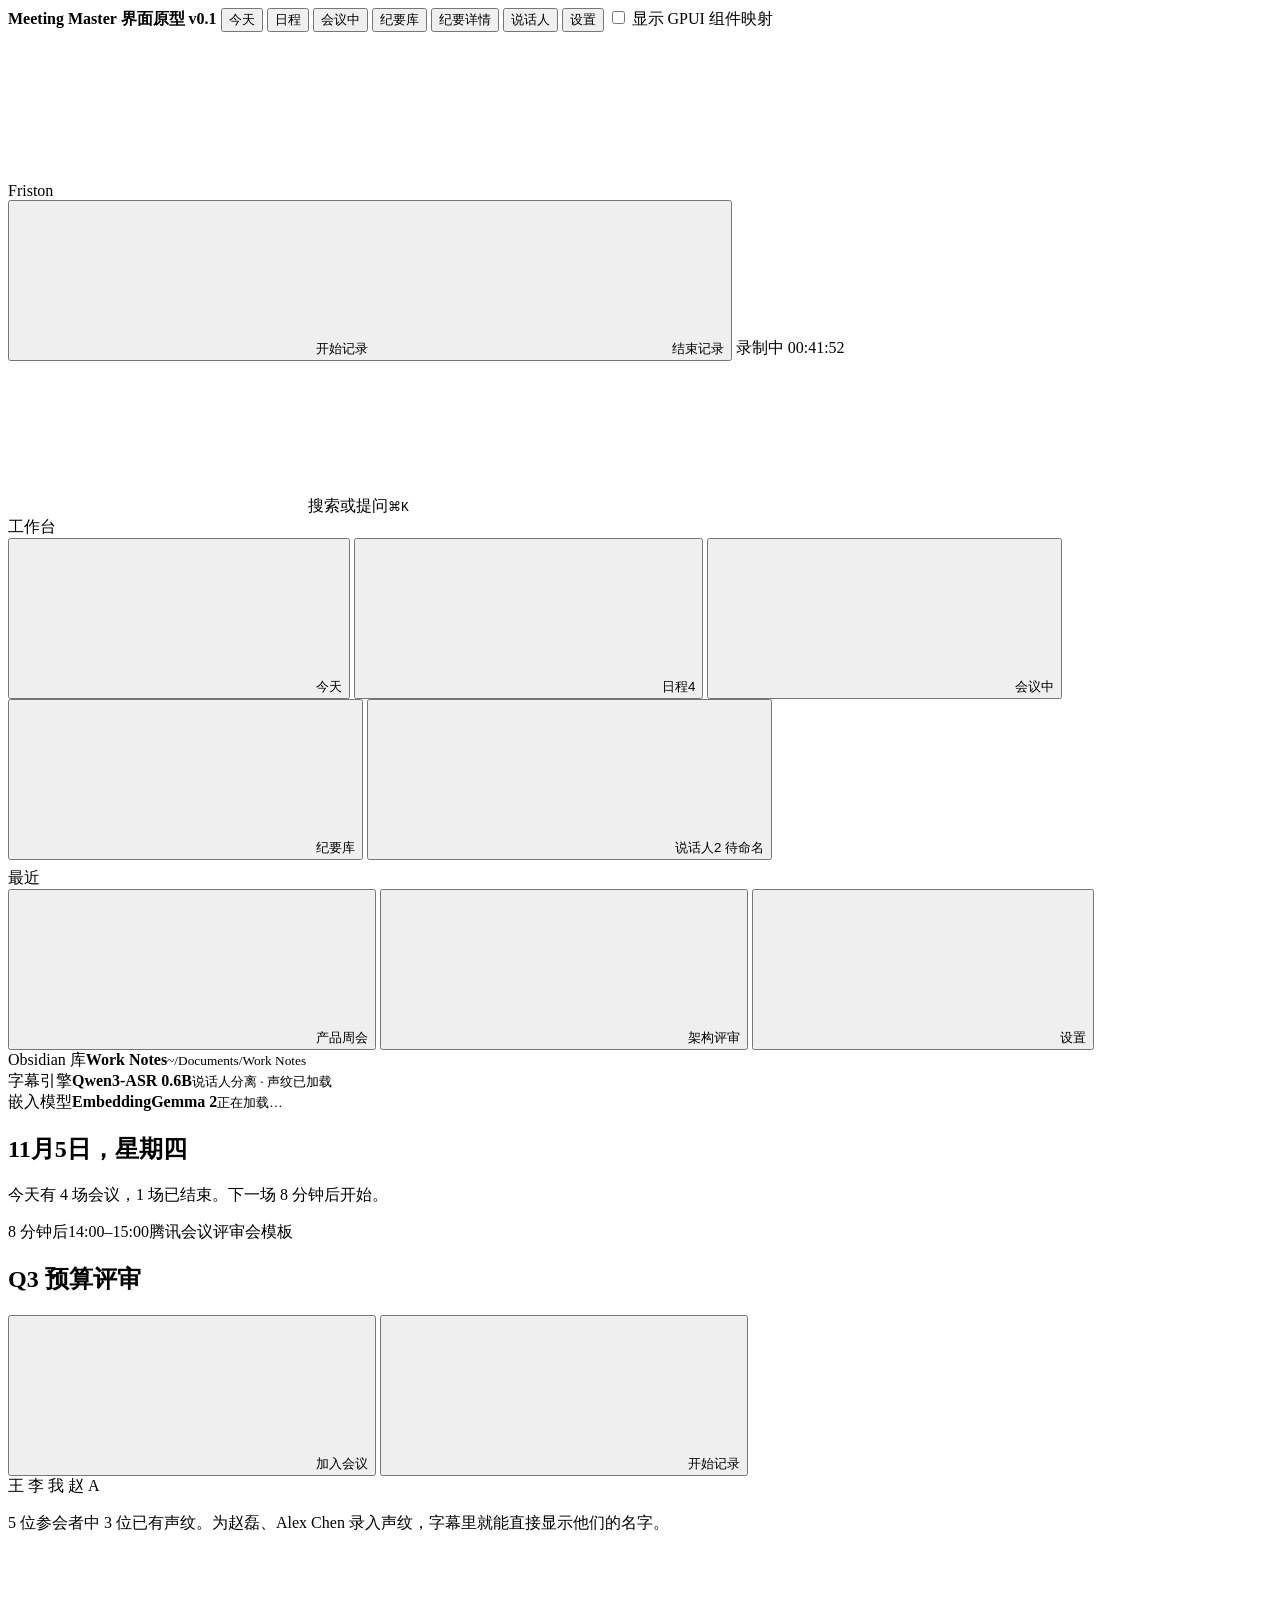
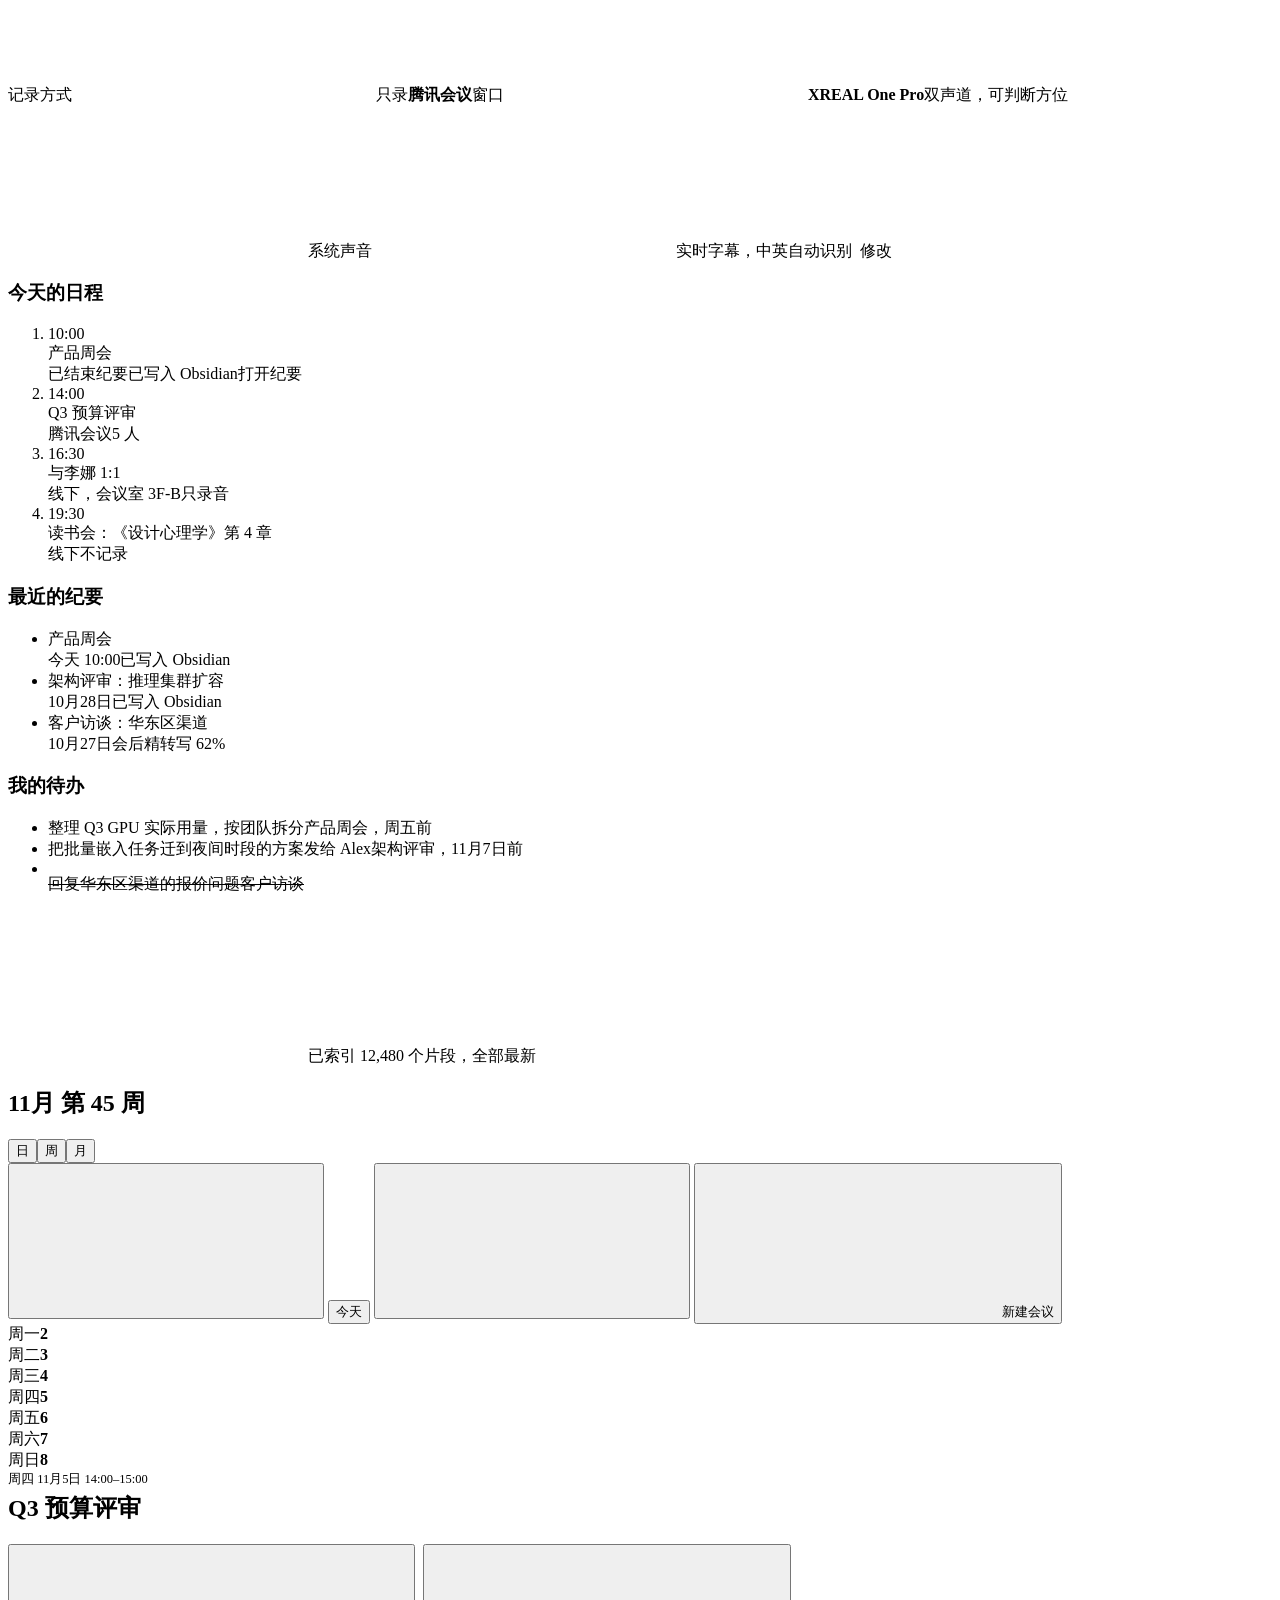
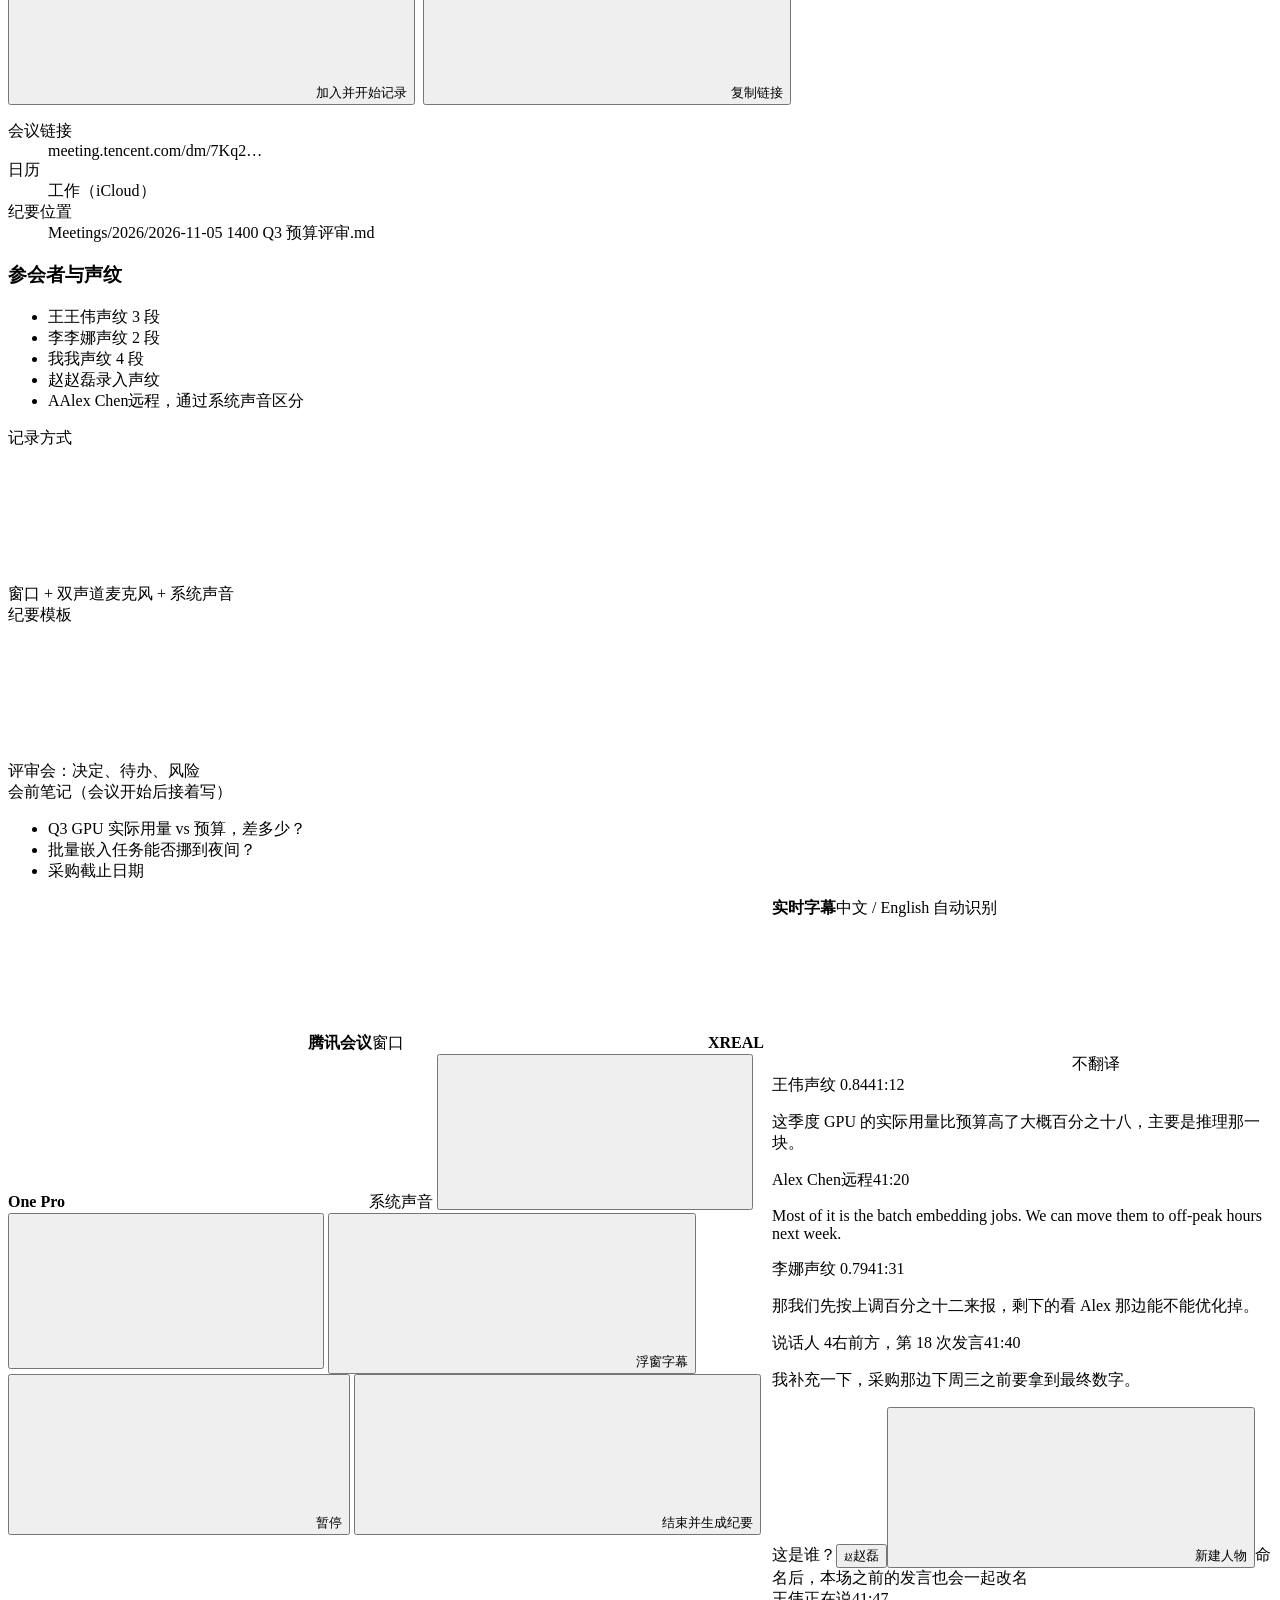
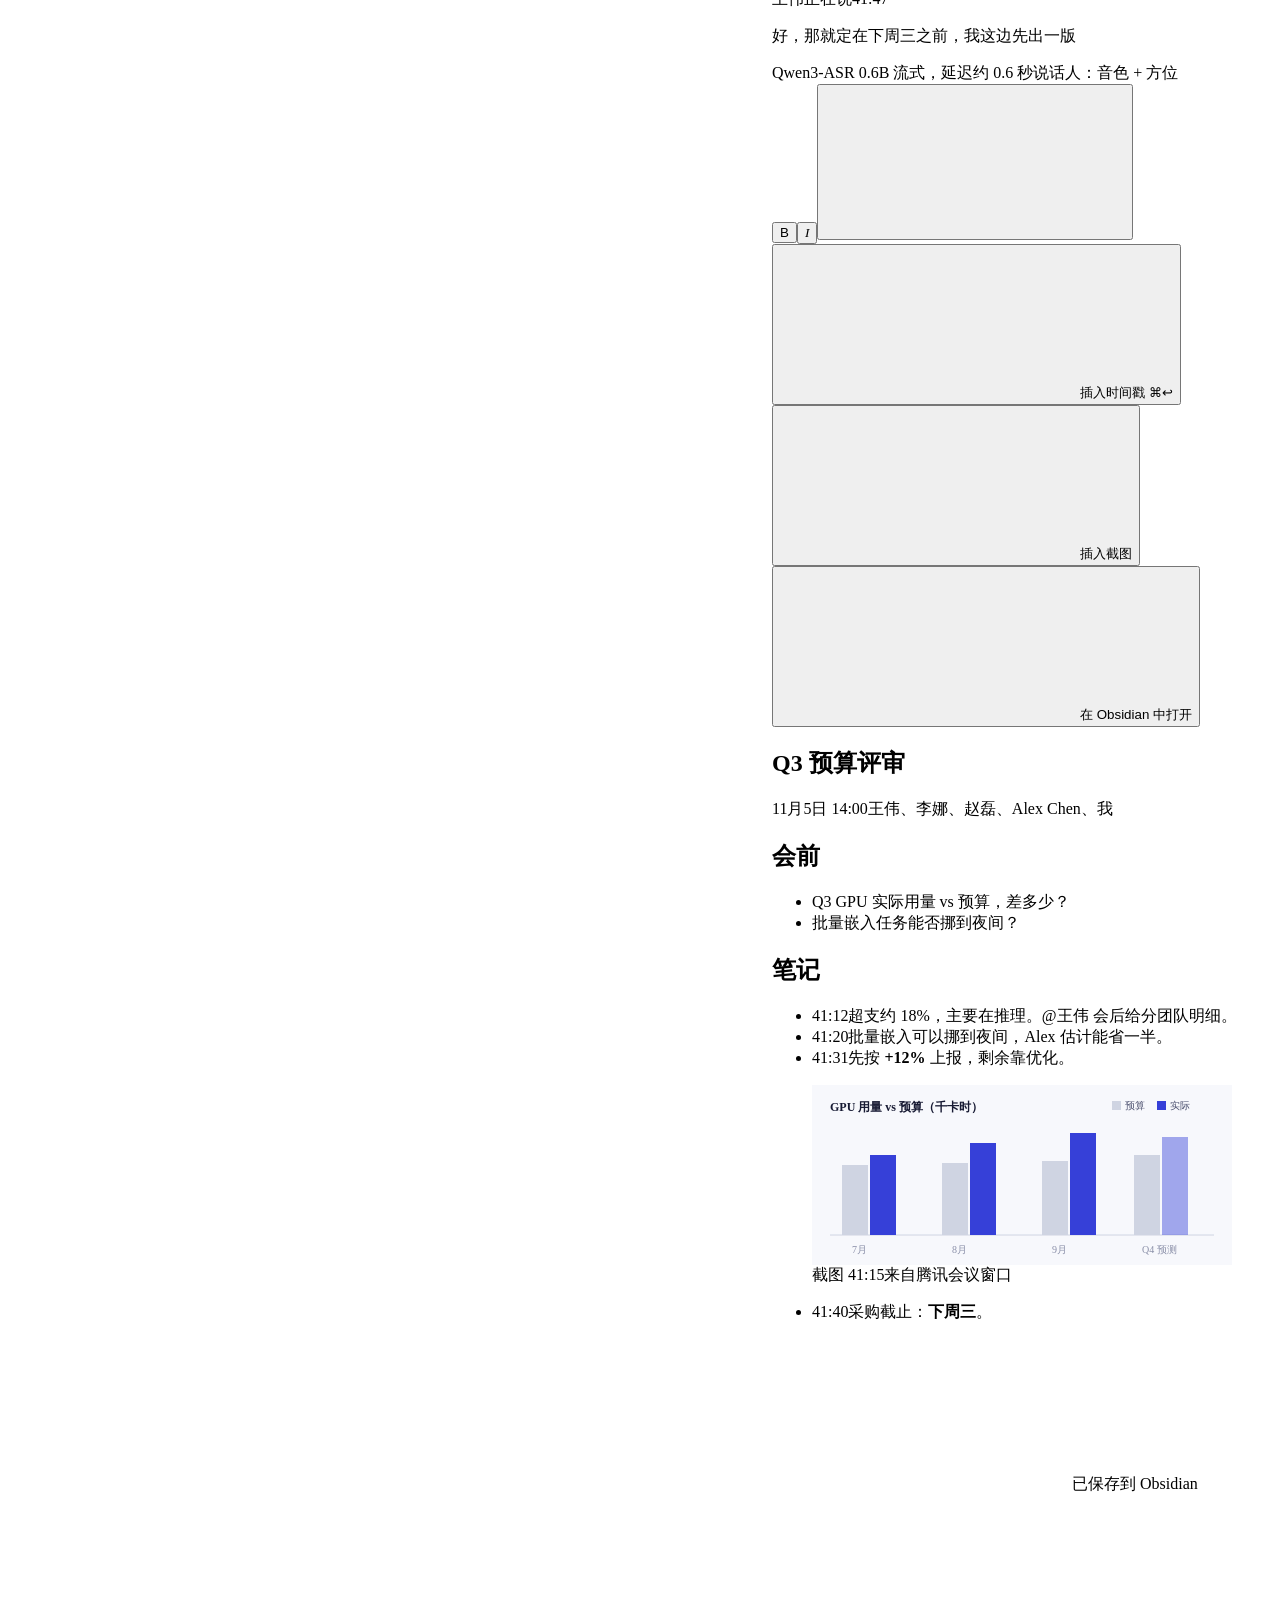
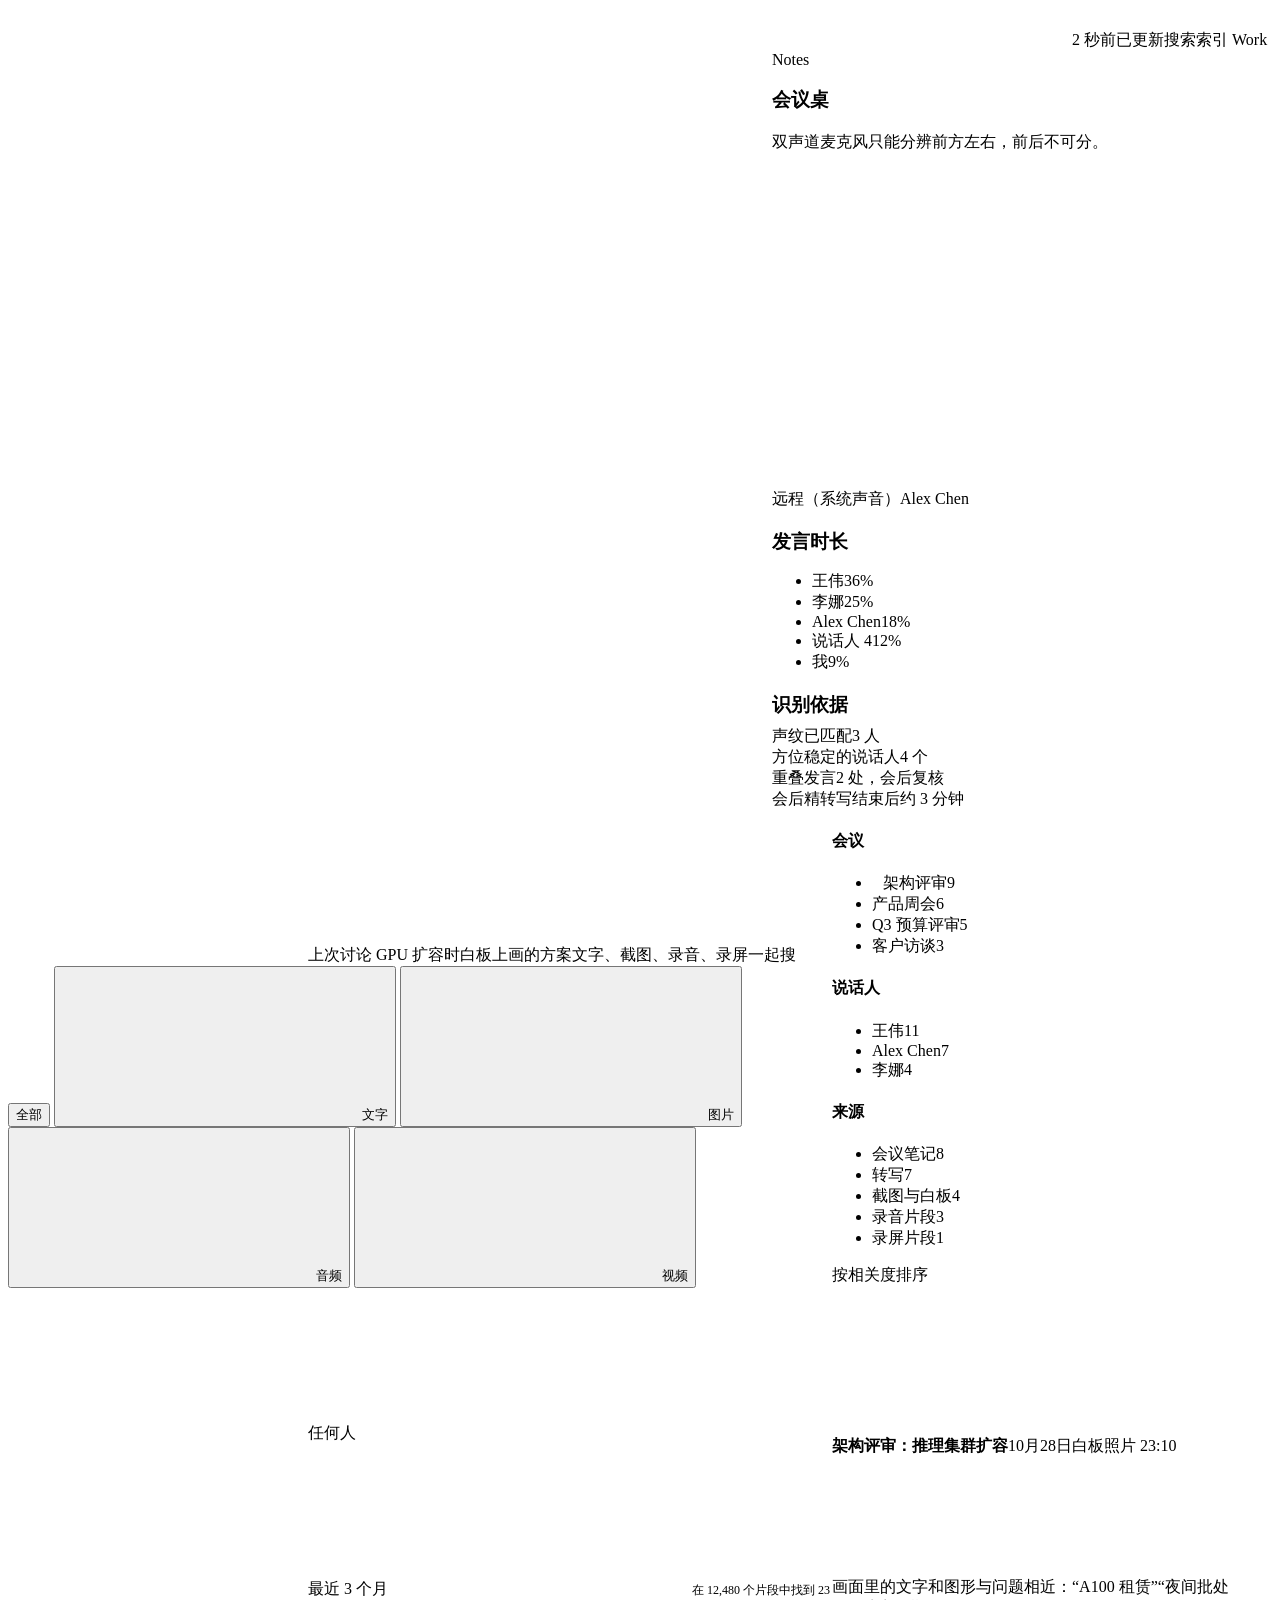
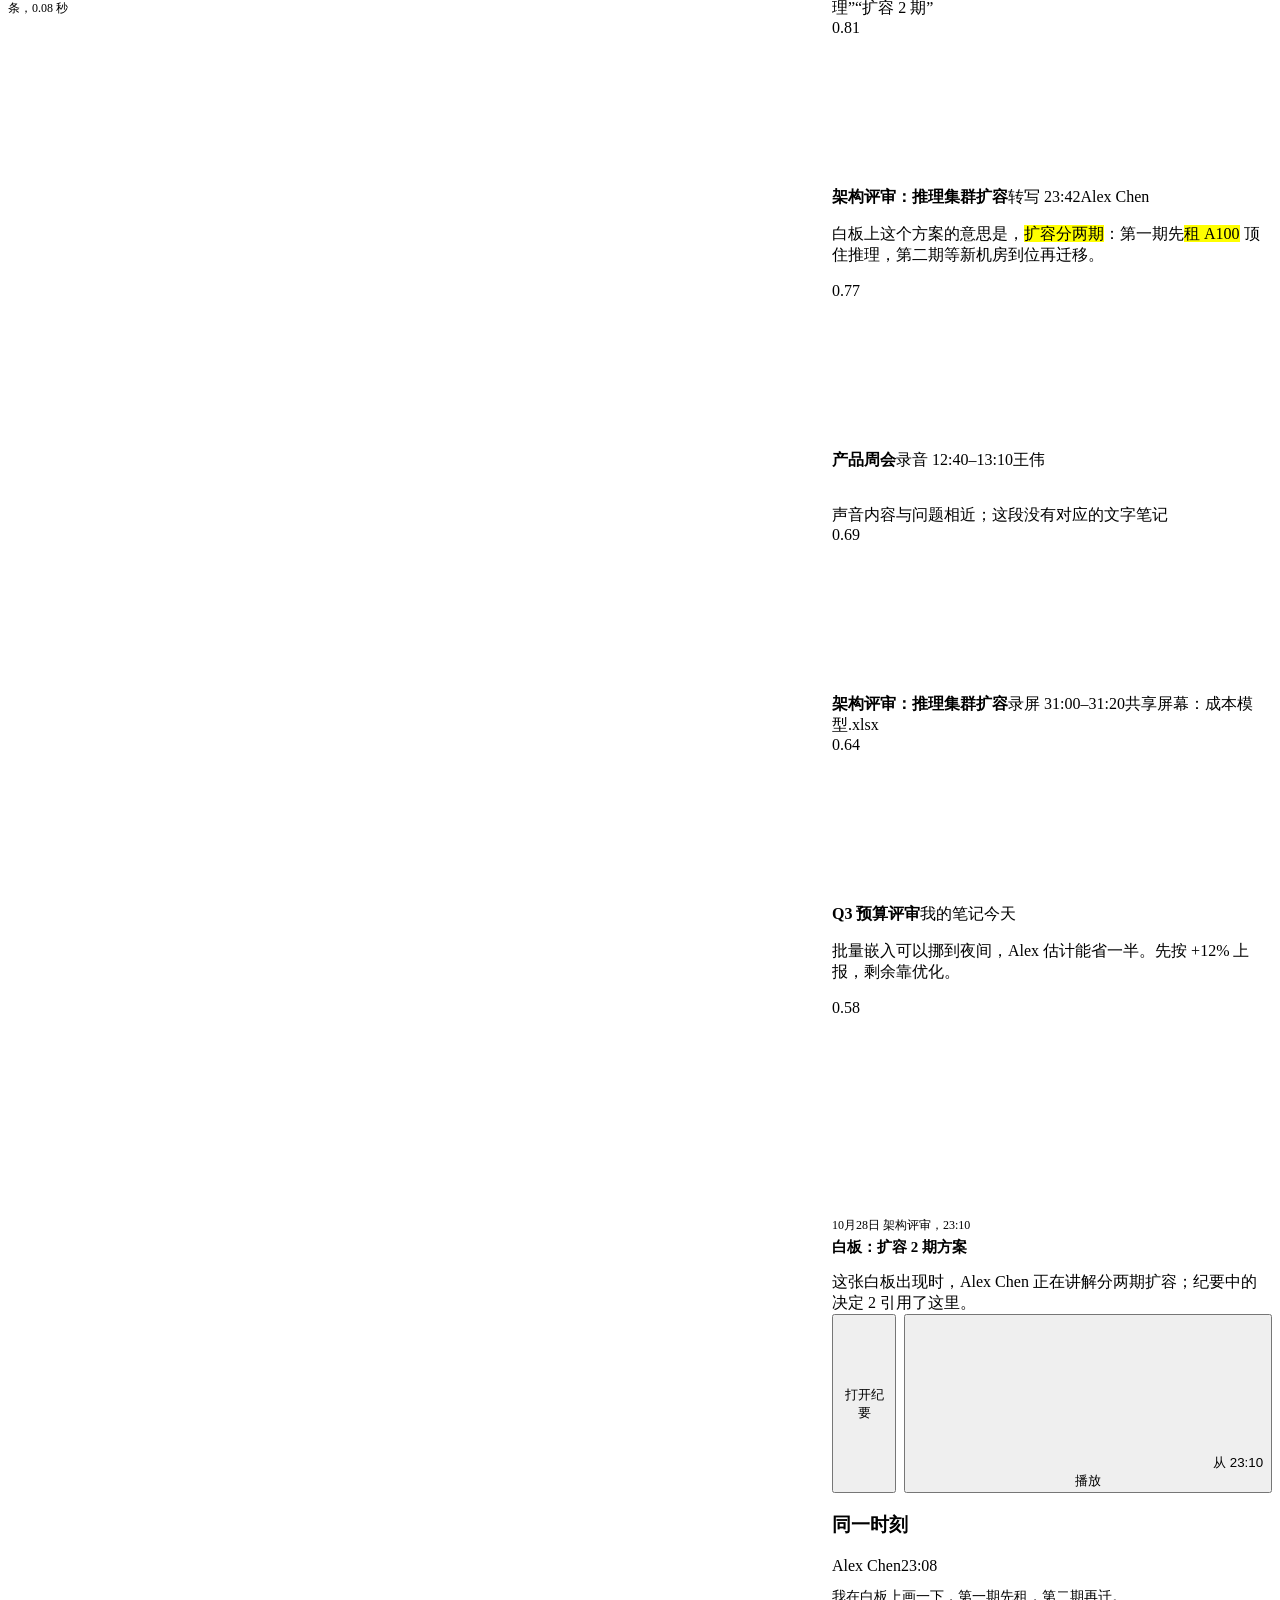
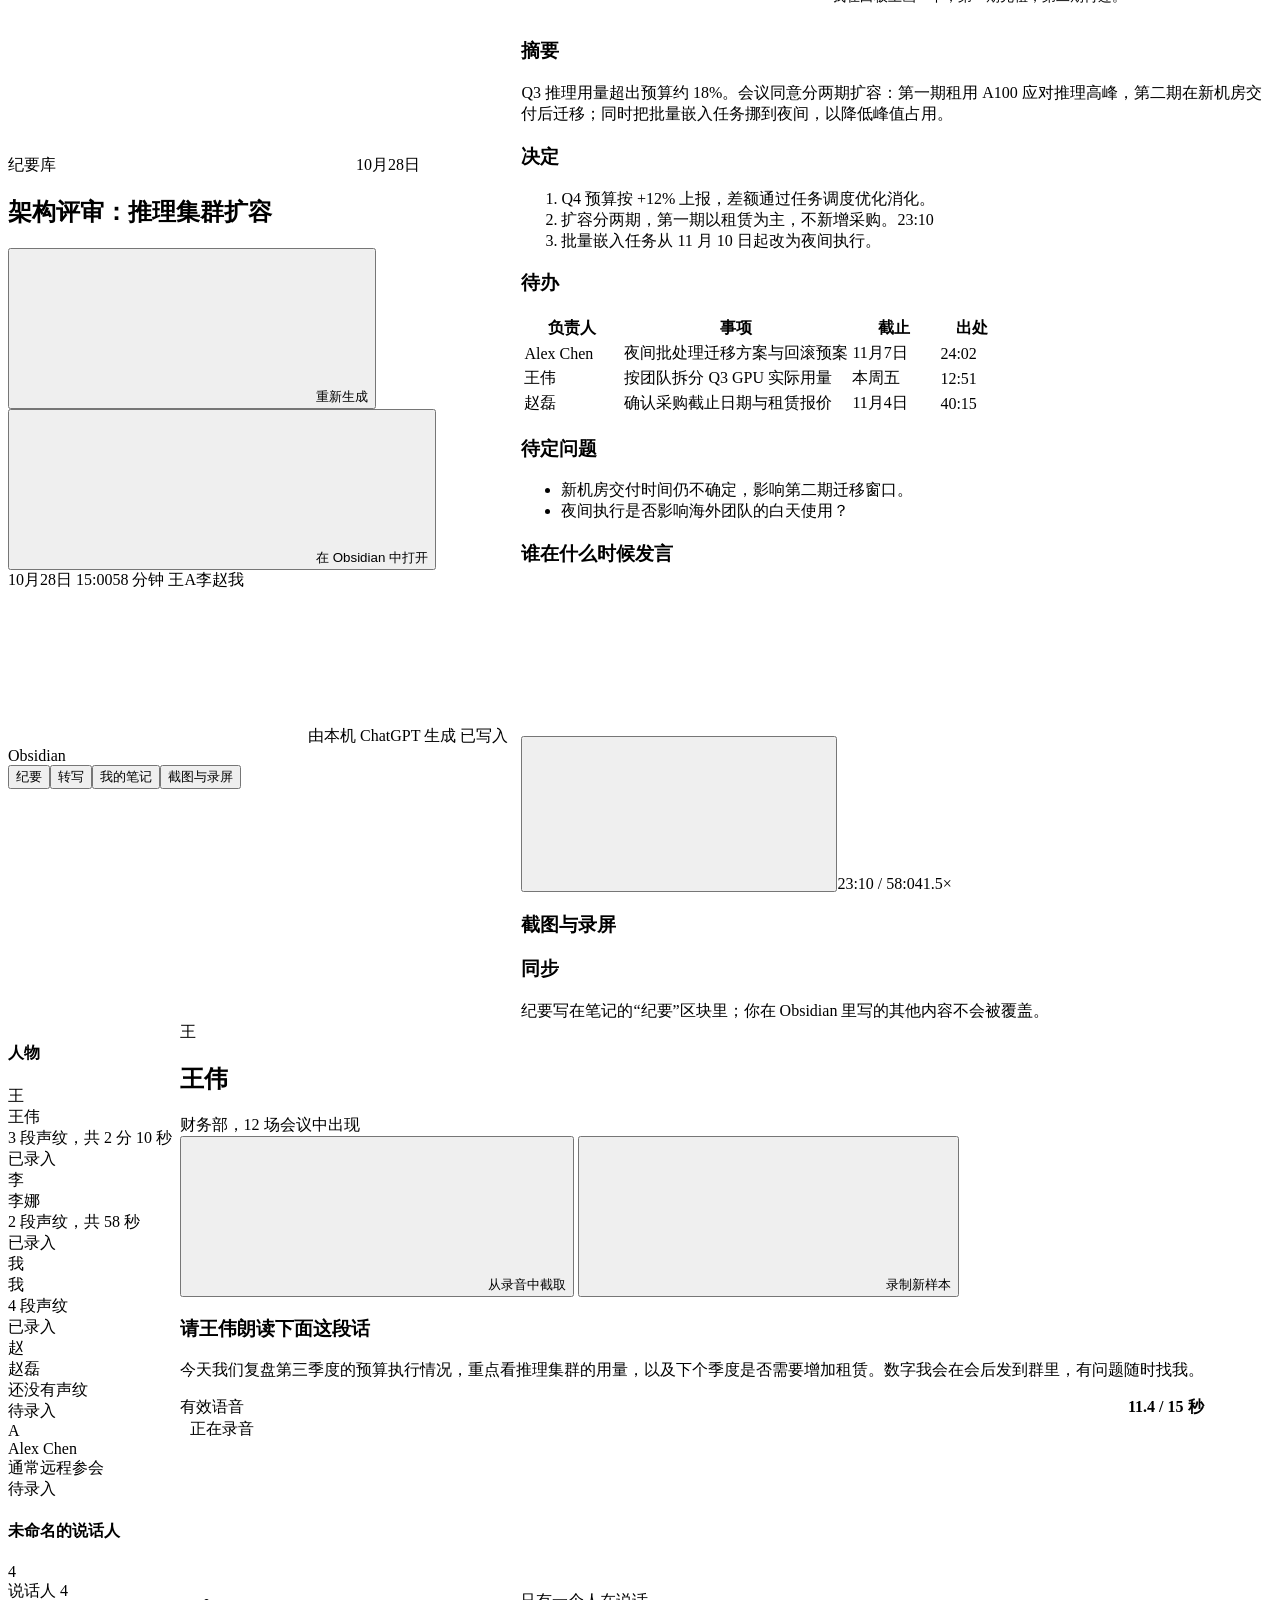
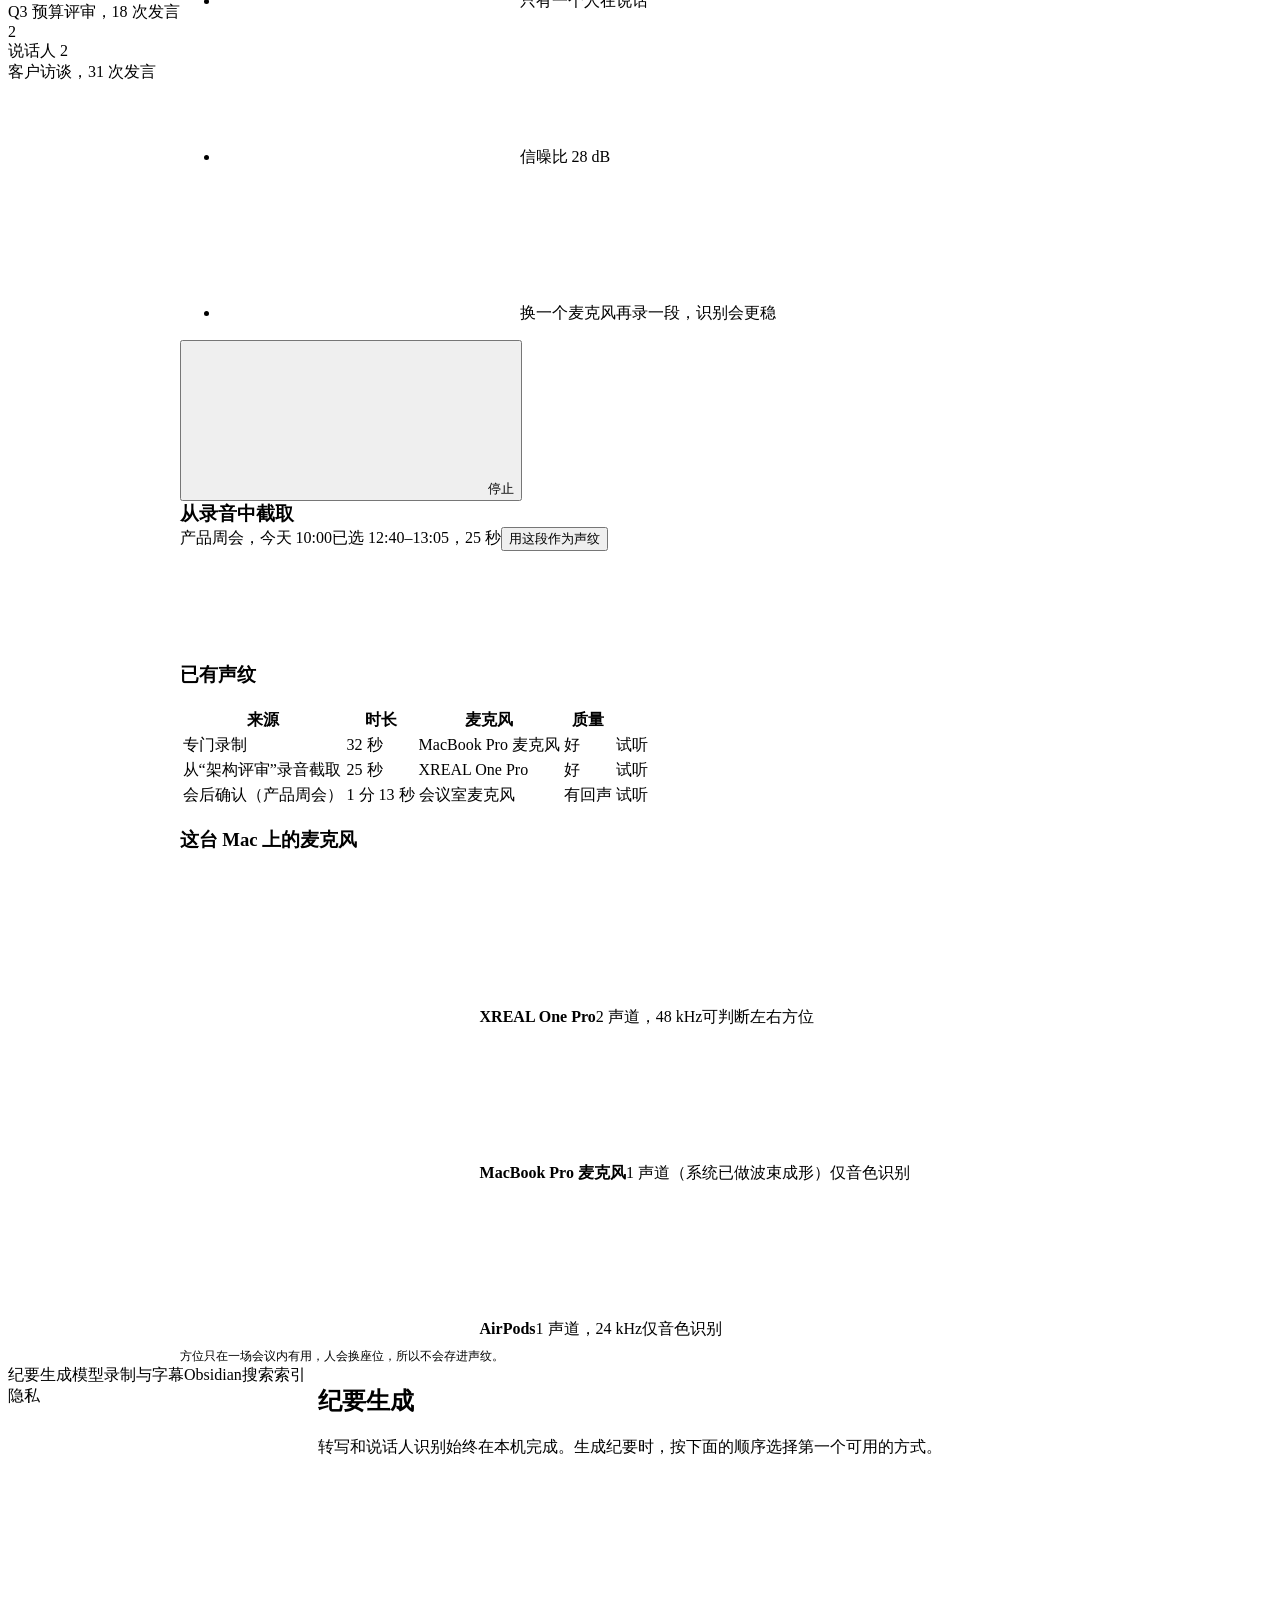
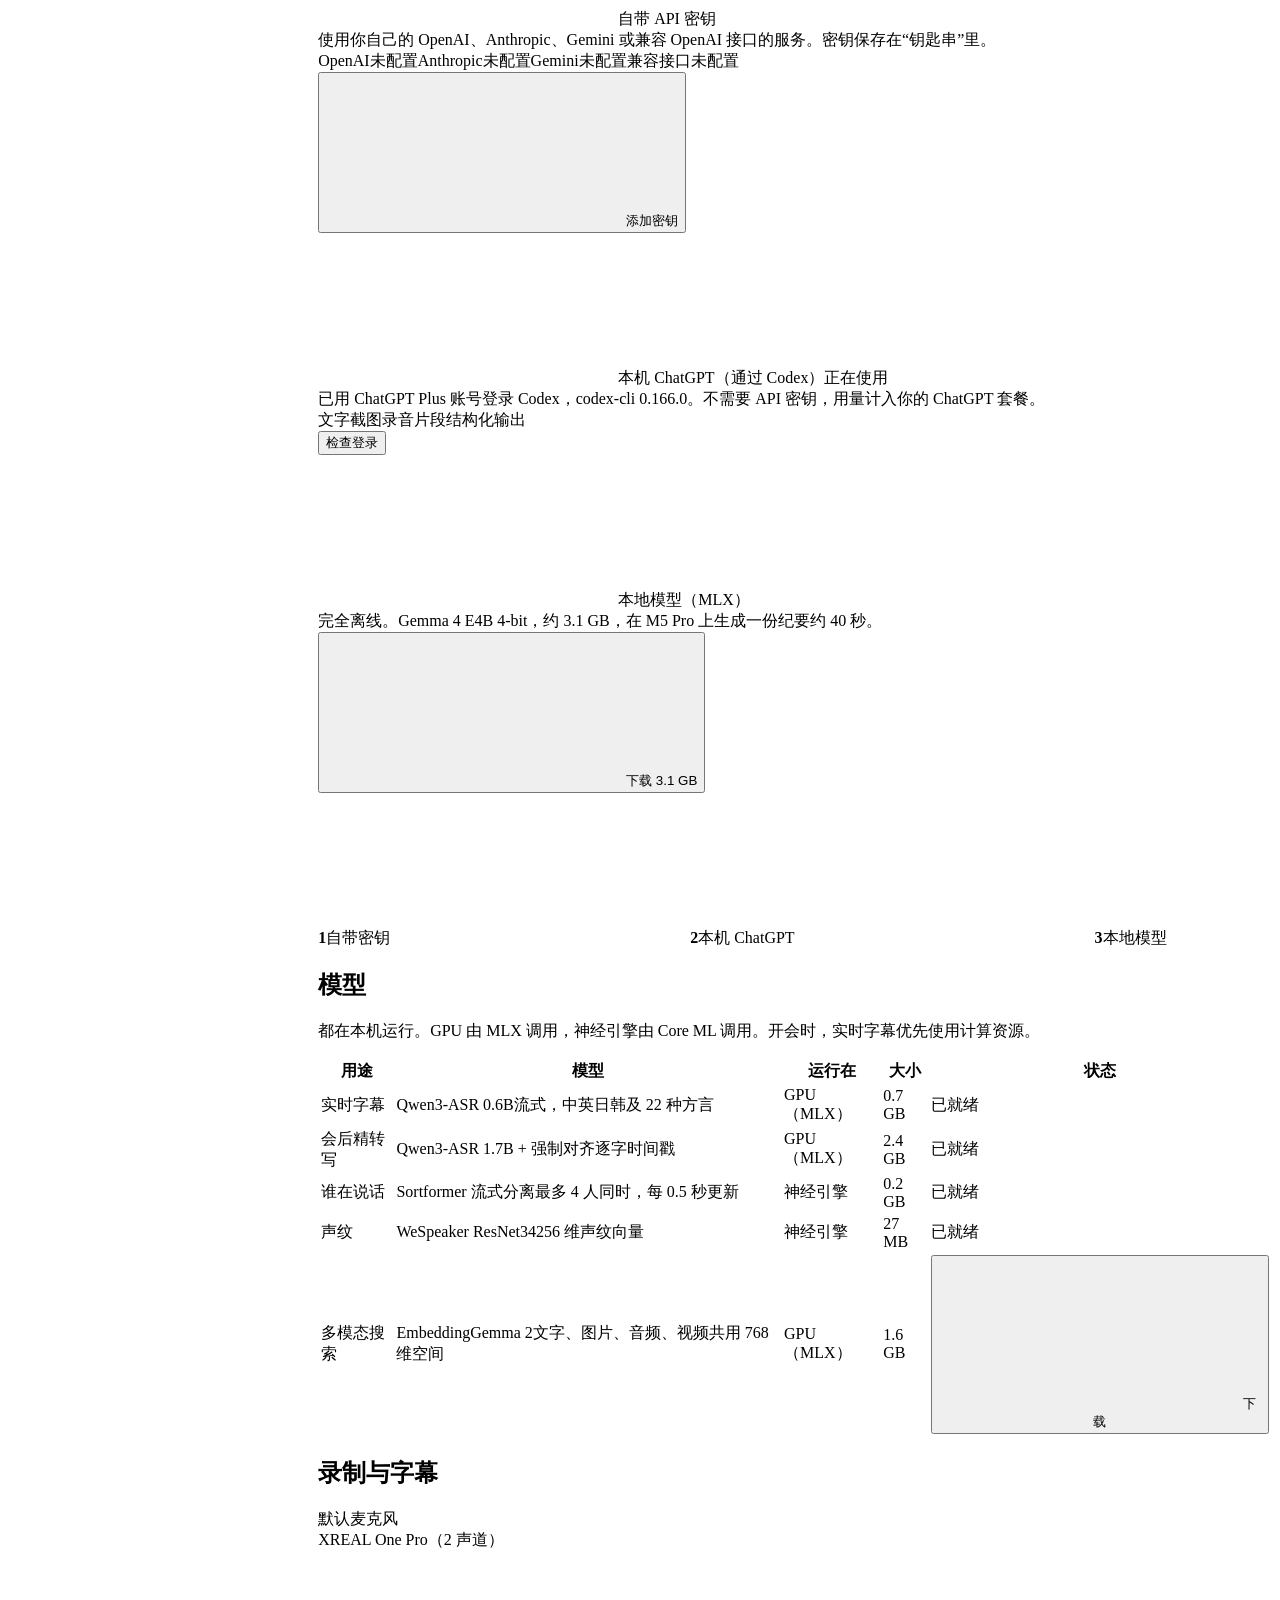
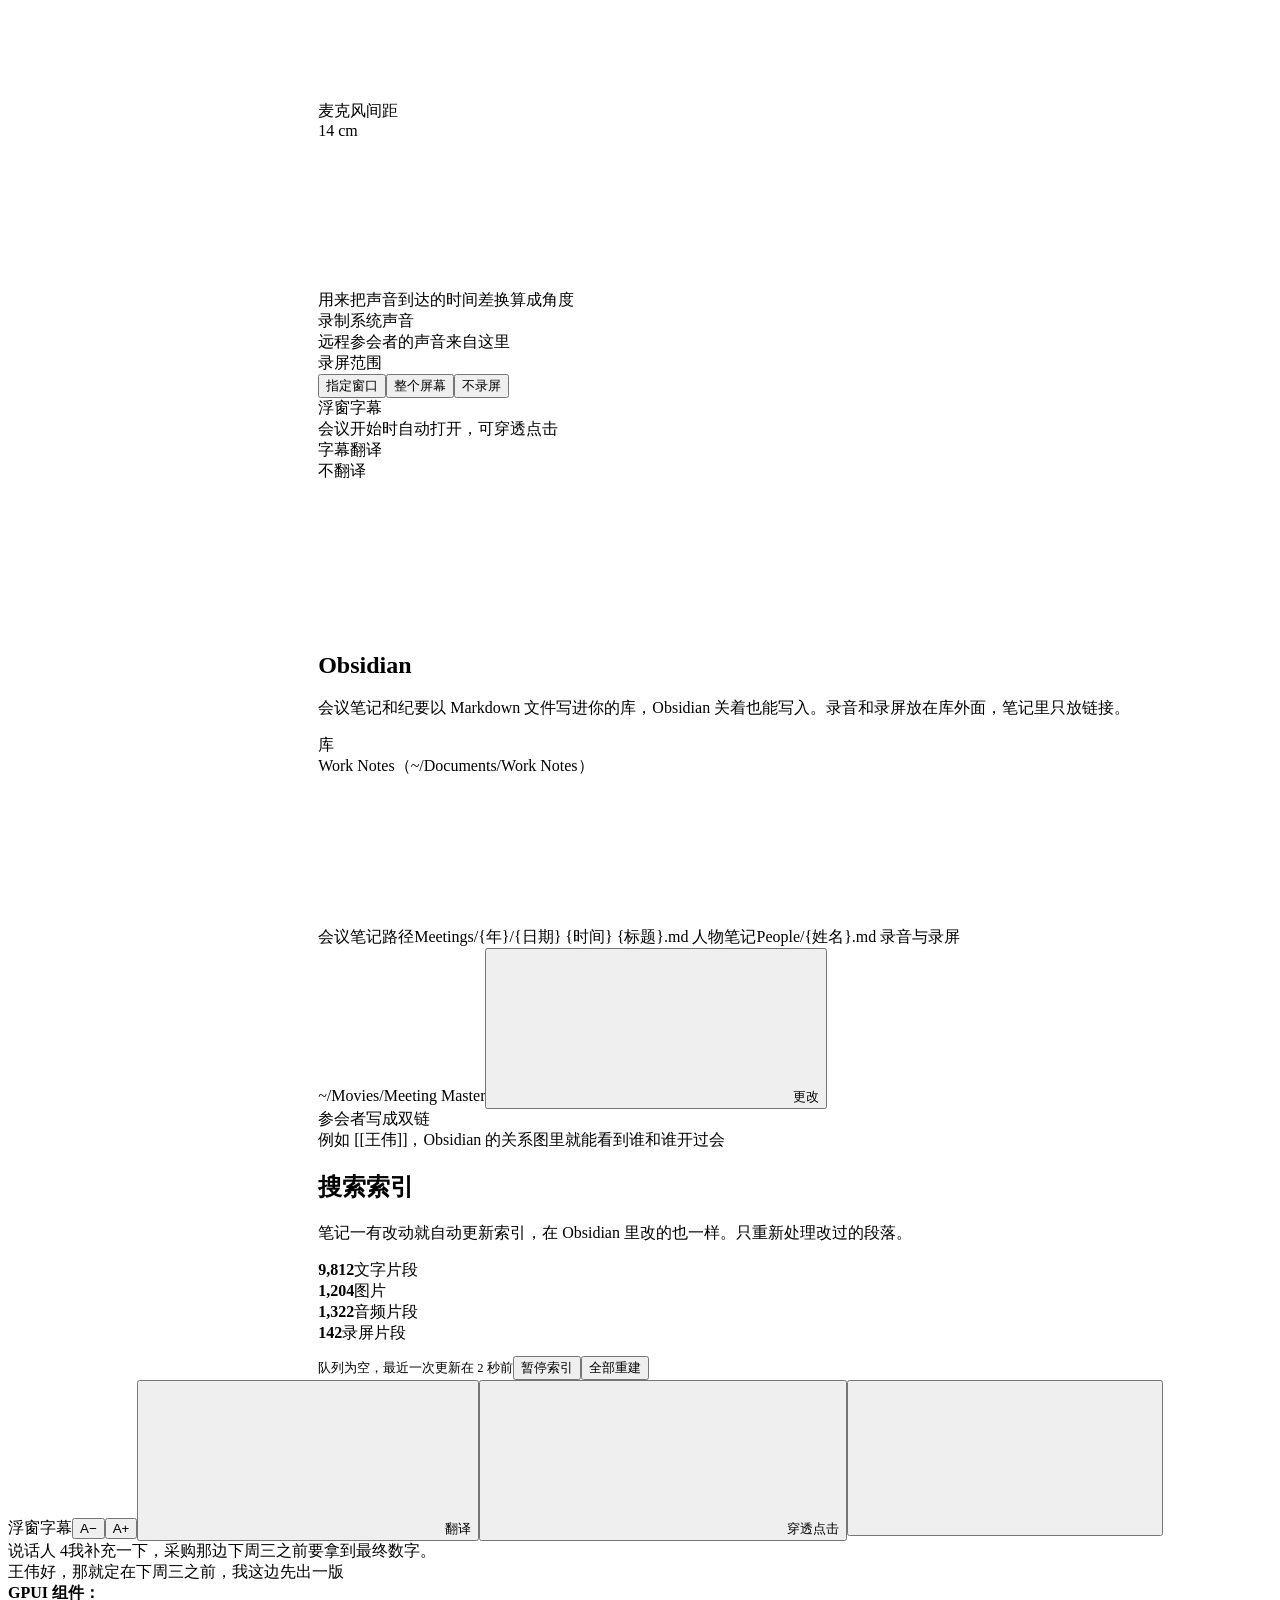
<file: design/mockups/src/body.html>
<body>
<!--ICON_SPRITE-->

<div class="proto" role="toolbar" aria-label="原型导航">
  <strong>Meeting Master 界面原型 v0.1</strong>
  <button data-go="today">今天</button>
  <button data-go="schedule">日程</button>
  <button data-go="live">会议中</button>
  <button data-go="library">纪要库</button>
  <button data-go="minutes">纪要详情</button>
  <button data-go="people">说话人</button>
  <button data-go="settings">设置</button>
  <span class="spacer"></span>
  <label><input type="checkbox" id="annoToggle"> 显示 GPUI 组件映射</label>
</div>

<div class="desk">
<div class="scaler" id="scaler">
<div class="window" id="win" data-recording="false">

  <!-- No title bar: the traffic lights sit in the sidebar's top strip, above the brand. -->
  <div class="body">
    <nav class="sidebar" aria-label="主导航">
      <div class="win-controls" title="拖动这里移动窗口">
        <div class="lights"><span></span><span></span><span></span></div>
        <svg class="i"><use href="#i-panel-left"/></svg>
      </div>
      <div class="brand"><span class="logo" aria-hidden="true"></span><span class="brand-name">Friston</span></div>
      <button class="btn danger rec-btn" title="开始或结束记录">
        <svg class="i sm when-idle"><use href="#i-mic"/></svg><span class="when-idle">开始记录</span>
        <svg class="i sm when-rec"><use href="#i-square"/></svg><span class="when-rec">结束记录</span>
      </button>
      <span class="rec num" id="recTimer">录制中 00:41:52</span>
      <div class="cmd" title="搜索"><svg class="i sm"><use href="#i-search"/></svg><span class="cmd-text">搜索或提问</span><kbd>⌘K</kbd></div>
      <div class="nav-group">工作台</div>
      <button class="nav-item" data-go="today"><svg class="i"><use href="#i-layout-dashboard"/></svg>今天</button>
      <button class="nav-item" data-go="schedule"><svg class="i"><use href="#i-calendar"/></svg>日程<span class="count">4</span></button>
      <button class="nav-item" data-go="live"><svg class="i"><use href="#i-mic"/></svg>会议中<span class="live-badge" id="liveBadge" hidden></span></button>
      <button class="nav-item" data-go="library"><svg class="i"><use href="#i-book-open"/></svg>纪要库</button>
      <button class="nav-item" data-go="people"><svg class="i"><use href="#i-circle-user"/></svg>说话人<span class="count">2 待命名</span></button>
      <div class="nav-group" style="margin-top:8px">最近</div>
      <button class="nav-item" data-go="minutes" data-secondary><svg class="i"><use href="#i-file-text"/></svg>产品周会</button>
      <button class="nav-item" data-go="minutes"><svg class="i"><use href="#i-file-text"/></svg>架构评审</button>
      <button class="nav-item" style="margin-top:auto" data-go="settings"><svg class="i"><use href="#i-settings"/></svg>设置</button>
      <!-- Status: a bare row of lights; names and details show only on hover, as in the app. -->
      <div class="side-foot" tabindex="0" aria-label="运行状态">
        <div class="lights-row"><span class="dot"></span><span class="dot" id="engineDot"></span><span class="dot busy"></span></div>
        <div class="status-card" role="tooltip">
          <div class="sc-row"><span class="sc-title"><span class="dot"></span>Obsidian 库</span><b>Work Notes</b><small>~/Documents/Work Notes</small></div>
          <div class="sc-row"><span class="sc-title"><span class="dot"></span>字幕引擎</span><b id="engineText">Qwen3-ASR 0.6B</b><small>说话人分离 · 声纹已加载</small></div>
          <div class="sc-row"><span class="sc-title"><span class="dot busy"></span>嵌入模型</span><b>EmbeddingGemma 2</b><small>正在加载…</small></div>
        </div>
      </div>
    </nav>

    <main>
<!-- ============================== 今天 ============================== -->
<section class="screen" id="s-today" data-gpui="Sidebar (traffic lights in header strip) / SidebarMenu · Button(primary / outline) · Tag · Avatar · List (virtualized for long days) · Checkbox · Resizable (main | rail)">
  <div class="today">
    <div class="today-main">
      <header class="page-head">
        <h1>11月5日，星期四</h1>
        <p class="sub">今天有 4 场会议，1 场已结束。下一场 8 分钟后开始。</p>
      </header>

      <div class="next">
        <div class="next-top">
          <div>
            <div class="next-when num"><span class="soon">8 分钟后</span><span>14:00–15:00</span><span>腾讯会议</span><span class="tag">评审会模板</span></div>
            <h2>Q3 预算评审</h2>
          </div>
          <div class="next-actions">
            <button class="btn"><svg class="i sm"><use href="#i-external-link"/></svg>加入会议</button>
            <button class="btn primary" data-go="live"><svg class="i sm"><use href="#i-mic"/></svg>开始记录</button>
          </div>
        </div>
        <div class="next-people">
          <div class="av-stack">
            <span class="av c1" title="王伟：已录入声纹">王</span>
            <span class="av c2" title="李娜：已录入声纹">李</span>
            <span class="av c5" title="我：已录入声纹">我</span>
            <span class="av pending" title="赵磊：未录入">赵</span>
            <span class="av pending" title="Alex Chen：未录入">A</span>
          </div>
          <p>5 位参会者中 3 位已有声纹。<a data-go="people">为赵磊、Alex Chen 录入声纹</a>，字幕里就能直接显示他们的名字。</p>
        </div>
        <div class="preset">
          <span class="preset-label">记录方式</span>
          <span class="chip"><svg class="i sm"><use href="#i-app-window"/></svg>只录<strong>腾讯会议</strong>窗口</span>
          <span class="chip"><svg class="i sm"><use href="#i-mic"/></svg><strong>XREAL One Pro</strong>双声道，可判断方位</span>
          <span class="chip"><svg class="i sm"><use href="#i-volume-2"/></svg>系统声音</span>
          <span class="chip"><svg class="i sm"><use href="#i-captions"/></svg>实时字幕，中英自动识别</span>
          <a style="margin-left:4px">修改</a>
        </div>
      </div>

      <h3 class="section-title">今天的日程</h3>
      <ol class="dayline">
        <li class="done"><time class="num">10:00</time><div class="t">产品周会</div><div class="m"><span>已结束</span><span class="tag ok">纪要已写入 Obsidian</span><a data-go="minutes">打开纪要</a></div></li>
        <li class="upnext"><time class="num">14:00</time><div class="t">Q3 预算评审</div><div class="m"><span>腾讯会议</span><span>5 人</span></div></li>
        <li><time class="num">16:30</time><div class="t">与李娜 1:1</div><div class="m"><span>线下，会议室 3F-B</span><span class="tag">只录音</span></div></li>
        <li><time class="num">19:30</time><div class="t">读书会：《设计心理学》第 4 章</div><div class="m"><span>线下</span><span class="tag">不记录</span></div></li>
      </ol>
    </div>

    <aside class="today-rail">
      <div>
        <h3 class="section-title">最近的纪要</h3>
        <ul class="mlist">
          <li data-go="minutes"><div class="t">产品周会</div><div class="m"><span class="num">今天 10:00</span><span class="tag ok">已写入 Obsidian</span></div></li>
          <li data-go="minutes"><div class="t">架构评审：推理集群扩容</div><div class="m"><span class="num">10月28日</span><span class="tag ok">已写入 Obsidian</span></div></li>
          <li><div class="t">客户访谈：华东区渠道</div><div class="m"><span class="num">10月27日</span><span class="tag busy">会后精转写 62%</span></div></li>
        </ul>
      </div>
      <div>
        <h3 class="section-title">我的待办</h3>
        <ul class="todo">
          <li><span class="check"></span><div>整理 Q3 GPU 实际用量，按团队拆分<span class="src">产品周会，周五前</span></div></li>
          <li><span class="check"></span><div>把批量嵌入任务迁到夜间时段的方案发给 Alex<span class="src">架构评审，11月7日前</span></div></li>
          <li><span class="check on"><svg class="i sm" style="width:11px;height:11px"><use href="#i-check"/></svg></span><div style="color:var(--ink-3);text-decoration:line-through">回复华东区渠道的报价问题<span class="src">客户访谈</span></div></li>
        </ul>
      </div>
      <div class="rail-foot"><svg class="i sm"><use href="#i-refresh-cw"/></svg><span class="num">已索引 12,480 个片段，全部最新</span></div>
    </aside>
  </div>
</section>

<!-- ============================== 日程 ============================== -->
<section class="screen" id="s-schedule" data-gpui="Calendar week view (custom element on gpui div + absolute positioning) · Popover · Select · DescriptionList · Input (multi-line editor) · Button">
  <div class="sched">
    <div class="week">
      <div class="week-head">
        <h2 class="h2">11月 第 45 周</h2>
        <div class="seg"><button>日</button><button aria-pressed="true">周</button><button>月</button></div>
        <button class="btn sm ghost"><svg class="i sm" style="transform:rotate(180deg)"><use href="#i-chevron-right"/></svg></button>
        <button class="btn sm">今天</button>
        <button class="btn sm ghost"><svg class="i sm"><use href="#i-chevron-right"/></svg></button>
        <button class="btn sm"><svg class="i sm"><use href="#i-plus"/></svg>新建会议</button>
      </div>
      <div class="week-days num">
        <div></div>
        <div>周一<b>2</b></div><div>周二<b>3</b></div><div>周三<b>4</b></div><div class="today-col">周四<b>5</b></div><div>周五<b>6</b></div><div>周六<b>7</b></div><div>周日<b>8</b></div>
      </div>
      <div class="week-grid" id="weekGrid">
        <div class="hours num" id="hours"></div>
      </div>
    </div>
    <aside class="ev-panel">
      <div>
        <div class="muted num" style="font-size:12.5px">周四 11月5日 14:00–15:00</div>
        <h2 class="h2" style="margin-top:4px">Q3 预算评审</h2>
      </div>
      <div style="display:flex;gap:8px">
        <button class="btn primary" data-go="live"><svg class="i sm"><use href="#i-mic"/></svg>加入并开始记录</button>
        <button class="btn"><svg class="i sm"><use href="#i-link"/></svg>复制链接</button>
      </div>
      <dl class="kv">
        <dt>会议链接</dt><dd><a>meeting.tencent.com/dm/7Kq2…</a></dd>
        <dt>日历</dt><dd>工作（iCloud）</dd>
        <dt>纪要位置</dt><dd><span class="code">Meetings/2026/2026-11-05 1400 Q3 预算评审.md</span></dd>
      </dl>
      <div>
        <h3 class="section-title">参会者与声纹</h3>
        <ul class="people-list">
          <li><span class="av c1">王</span>王伟<span class="state tag ok">声纹 3 段</span></li>
          <li><span class="av c2">李</span>李娜<span class="state tag ok">声纹 2 段</span></li>
          <li><span class="av c5">我</span>我<span class="state tag ok">声纹 4 段</span></li>
          <li><span class="av pending">赵</span>赵磊<span class="state"><a data-go="people">录入声纹</a></span></li>
          <li><span class="av pending">A</span>Alex Chen<span class="state muted">远程，通过系统声音区分</span></li>
        </ul>
      </div>
      <div class="field"><span>记录方式</span><div class="select">窗口 + 双声道麦克风 + 系统声音<svg class="i sm"><use href="#i-chevron-down"/></svg></div></div>
      <div class="field"><span>纪要模板</span><div class="select">评审会：决定、待办、风险<svg class="i sm"><use href="#i-chevron-down"/></svg></div></div>
      <div class="field">
        <span>会前笔记（会议开始后接着写）</span>
        <div class="prenote"><ul><li>Q3 GPU 实际用量 vs 预算，差多少？</li><li>批量嵌入任务能否挪到夜间？</li><li>采购截止日期</li></ul></div>
      </div>
    </aside>
  </div>
</section>

<!-- ============================== 会议中 ============================== -->
<section class="screen" id="s-live" data-gpui="Toolbar · Tag/Chip with level Meter (custom canvas) · List (virtualized captions, auto-scroll) · Input (rich-text notes editor) · custom SVG/canvas seating map · Progress bars · Separate borderless always-on-top window for the floating captions">
  <div class="live" style="display:flex">
    <div class="capbar">
      <span class="chip" title="正在录制：腾讯会议「Q3 预算评审」窗口"><svg class="i sm"><use href="#i-app-window"/></svg><strong>腾讯会议</strong>窗口</span>
      <span class="chip spatial" title="双声道，可判断说话人方位"><svg class="i sm"><use href="#i-mic"/></svg><strong>XREAL One Pro</strong><span class="meter" data-meter></span></span>
      <span class="chip"><svg class="i sm"><use href="#i-volume-2"/></svg>系统声音<span class="meter" data-meter></span></span>
      <span class="spacer"></span>
      <button class="icon-btn" title="标记重点 ⌘M" aria-label="标记重点"><svg class="i"><use href="#i-flag"/></svg></button>
      <button class="icon-btn" title="截图到笔记 ⌘⇧S" aria-label="截图到笔记"><svg class="i"><use href="#i-camera"/></svg></button>
      <button class="btn sm" id="ovToggle" aria-pressed="true"><svg class="i sm"><use href="#i-captions"/></svg>浮窗字幕</button>
      <button class="btn sm"><svg class="i sm"><use href="#i-pause"/></svg>暂停</button>
      <button class="btn sm danger"><svg class="i sm"><use href="#i-square"/></svg>结束并生成纪要</button>
    </div>
    <div class="live-panes">
      <div class="stagepane">
        <header><strong>实时字幕</strong><span>中文 / English 自动识别</span><span class="spacer"></span><svg class="i sm"><use href="#i-languages"/></svg><span>不翻译</span></header>
        <div class="captions">
          <div class="cap c1"><div class="rail"></div><div><div class="meta"><span class="name">王伟</span><span class="score">声纹 0.84</span><span class="num">41:12</span></div><p>这季度 GPU 的实际用量比预算高了大概百分之十八，主要是推理那一块。</p></div></div>
          <div class="cap c3"><div class="rail"></div><div><div class="meta"><span class="name">Alex Chen</span><span class="remote">远程</span><span class="num">41:20</span></div><p>Most of it is the batch embedding jobs. We can move them to off-peak hours next week.</p></div></div>
          <div class="cap c2"><div class="rail"></div><div><div class="meta"><span class="name">李娜</span><span class="score">声纹 0.79</span><span class="num">41:31</span></div><p>那我们先按上调百分之十二来报，剩下的看 Alex 那边能不能优化掉。</p></div></div>
          <div class="cap unknown"><div class="rail"></div><div><div class="meta"><span class="name">说话人 4</span><span class="score">右前方，第 18 次发言</span><span class="num">41:40</span></div><p>我补充一下，采购那边下周三之前要拿到最终数字。</p>
            <div class="whois">这是谁？<button><span class="av pending" style="width:16px;height:16px;font-size:9px">赵</span>赵磊</button><button><svg class="i sm"><use href="#i-user-plus"/></svg>新建人物</button><span>命名后，本场之前的发言也会一起改名</span></div></div></div>
          <div class="cap partial c1"><div class="rail"></div><div><div class="meta"><span class="name">王伟</span><span class="score">正在说</span><span class="num">41:47</span></div><p id="partialText">好，那就定在下周三之前，我这边先出一版</p></div></div>
        </div>
        <div class="stage-foot"><span>Qwen3-ASR 0.6B 流式，延迟约 0.6 秒</span><span>说话人：音色 + 方位</span></div>
      </div>

      <div class="notespane">
        <div class="notes-tools">
          <button class="tb">B</button><button class="tb" style="font-style:italic;font-family:Georgia">I</button><button class="tb"><svg class="i sm"><use href="#i-list-checks"/></svg></button>
          <span class="split-v" style="height:18px;margin:0 6px"></span>
          <button class="btn sm ghost"><svg class="i sm"><use href="#i-clock"/></svg>插入时间戳 <span class="kbd">⌘↩</span></button>
          <button class="btn sm ghost"><svg class="i sm"><use href="#i-image"/></svg>插入截图</button>
          <span class="spacer"></span>
          <button class="btn sm ghost"><svg class="i sm"><use href="#i-external-link"/></svg>在 Obsidian 中打开</button>
        </div>
        <div class="doc">
          <h1>Q3 预算评审</h1>
          <div class="docmeta num"><span>11月5日 14:00</span><span>王伟、李娜、赵磊、Alex Chen、我</span></div>
          <h2>会前</h2>
          <ul><li>Q3 GPU 实际用量 vs 预算，差多少？</li><li>批量嵌入任务能否挪到夜间？</li></ul>
          <h2>笔记</h2>
          <ul>
            <li><span class="ts c1">41:12</span>超支约 18%，主要在推理。<span class="mention c1">@王伟</span> 会后给分团队明细。</li>
            <li><span class="ts c3">41:20</span>批量嵌入可以挪到夜间，Alex 估计能省一半。</li>
            <li><span class="ts c2">41:31</span>先按 <b>+12%</b> 上报，剩余靠优化。</li>
          </ul>
          <figure class="shot">
            <svg viewBox="0 0 420 180" width="420" height="180" role="img" aria-label="会议中的截图：GPU 用量与预算对比柱状图">
              <rect width="420" height="180" fill="#F7F8FC"/>
              <text x="18" y="26" font-size="12" font-weight="600" fill="#171A33" font-family="-apple-system,PingFang SC">GPU 用量 vs 预算（千卡时）</text>
              <g font-size="10" fill="#8A8FA8" font-family="-apple-system">
                <text x="40" y="168">7月</text><text x="140" y="168">8月</text><text x="240" y="168">9月</text><text x="330" y="168">Q4 预测</text>
              </g>
              <line x1="18" y1="150" x2="402" y2="150" stroke="#CFD4E2"/>
              <g><rect x="30" y="80" width="26" height="70" fill="#CFD4E2"/><rect x="58" y="70" width="26" height="80" fill="#3640D8"/>
                 <rect x="130" y="78" width="26" height="72" fill="#CFD4E2"/><rect x="158" y="58" width="26" height="92" fill="#3640D8"/>
                 <rect x="230" y="76" width="26" height="74" fill="#CFD4E2"/><rect x="258" y="48" width="26" height="102" fill="#3640D8"/>
                 <rect x="322" y="70" width="26" height="80" fill="#CFD4E2"/><rect x="350" y="52" width="26" height="98" fill="#3640D8" fill-opacity=".45"/></g>
              <g font-size="10" font-family="-apple-system"><rect x="300" y="16" width="9" height="9" fill="#CFD4E2"/><text x="313" y="24" fill="#4A4F6E">预算</text><rect x="345" y="16" width="9" height="9" fill="#3640D8"/><text x="358" y="24" fill="#4A4F6E">实际</text></g>
            </svg>
            <figcaption class="num"><span>截图 41:15</span><span>来自腾讯会议窗口</span></figcaption>
          </figure>
          <ul>
            <li><span class="ts">41:40</span>采购截止：<b>下周三</b>。<span class="caret"></span></li>
          </ul>
        </div>
        <div class="notes-foot num">
          <span title="Meetings/2026/2026-11-05 1400 Q3 预算评审.md"><svg class="i sm"><use href="#i-check"/></svg>已保存到 Obsidian</span>
          <span><svg class="i sm"><use href="#i-refresh-cw"/></svg>2 秒前已更新搜索索引</span>
          <span class="spacer" style="flex:1"></span>
          <span class="muted">Work Notes</span>
        </div>
      </div>

      <aside class="spacepane">
        <section>
          <h3>会议桌</h3>
          <p class="hint">双声道麦克风只能分辨前方左右，前后不可分。</p>
          <svg class="room" id="room" viewBox="0 0 280 176" role="img" aria-label="说话人方位图：王伟在左前方，李娜在右前方偏中，说话人 4 在右侧"></svg>
          <div class="evidence" style="margin-top:6px">
            <div><span>远程（系统声音）</span><span class="who c3">Alex Chen</span></div>
          </div>
        </section>
        <section>
          <h3 style="margin-bottom:10px">发言时长</h3>
          <ul class="talk num">
            <li class="c1"><span class="who c1">王伟</span><span class="bar"><i style="width:82%"></i></span><span class="pct">36%</span></li>
            <li class="c2"><span class="who c2">李娜</span><span class="bar"><i style="width:58%"></i></span><span class="pct">25%</span></li>
            <li class="c3"><span class="who c3">Alex Chen</span><span class="bar"><i style="width:40%"></i></span><span class="pct">18%</span></li>
            <li class="unknown"><span class="who unknown">说话人 4</span><span class="bar"><i style="width:28%;background:var(--ink-3)"></i></span><span class="pct">12%</span></li>
            <li class="c5"><span class="who c5">我</span><span class="bar"><i style="width:20%"></i></span><span class="pct">9%</span></li>
          </ul>
        </section>
        <section>
          <h3 style="margin-bottom:8px">识别依据</h3>
          <div class="evidence num">
            <div><span>声纹已匹配</span><span>3 人</span></div>
            <div><span>方位稳定的说话人</span><span>4 个</span></div>
            <div><span>重叠发言</span><span>2 处，会后复核</span></div>
            <div><span>会后精转写</span><span>结束后约 3 分钟</span></div>
          </div>
        </section>
      </aside>
    </div>
  </div>
</section>

<!-- ============================== 纪要库 ============================== -->
<section class="screen" id="s-library" data-gpui="Input (search) · Segmented / ButtonGroup · List (virtualized results) · custom waveform / keyframe elements · Resizable (facets | results | preview) · Markdown preview">
  <div class="lib" style="display:flex">
    <div class="lib-search">
      <div class="searchbox"><svg class="i lg"><use href="#i-search"/></svg><span class="q">上次讨论 GPU 扩容时白板上画的方案</span><span class="hint">文字、截图、录音、录屏一起搜</span></div>
      <div class="lib-filters">
        <div class="seg">
          <button aria-pressed="true">全部</button>
          <button><svg class="i sm"><use href="#i-file-text"/></svg>文字</button>
          <button><svg class="i sm"><use href="#i-image"/></svg>图片</button>
          <button><svg class="i sm"><use href="#i-audio-lines"/></svg>音频</button>
          <button><svg class="i sm"><use href="#i-video"/></svg>视频</button>
        </div>
        <span class="chip"><svg class="i sm"><use href="#i-users"/></svg>任何人<svg class="i sm"><use href="#i-chevron-down"/></svg></span>
        <span class="chip"><svg class="i sm"><use href="#i-calendar"/></svg>最近 3 个月<svg class="i sm"><use href="#i-chevron-down"/></svg></span>
        <span class="spacer"></span>
        <span class="muted num" style="font-size:12px">在 12,480 个片段中找到 23 条，0.08 秒</span>
      </div>
    </div>
    <div class="lib-body">
      <aside class="facets">
        <div><h4>会议</h4><ul class="num">
          <li><span class="check on"><svg class="i sm" style="width:11px;height:11px"><use href="#i-check"/></svg></span>架构评审<span class="n">9</span></li>
          <li><span class="check"></span>产品周会<span class="n">6</span></li>
          <li><span class="check"></span>Q3 预算评审<span class="n">5</span></li>
          <li><span class="check"></span>客户访谈<span class="n">3</span></li></ul></div>
        <div><h4>说话人</h4><ul class="num">
          <li><span class="who c1">王伟</span><span class="n">11</span></li>
          <li><span class="who c3">Alex Chen</span><span class="n">7</span></li>
          <li><span class="who c2">李娜</span><span class="n">4</span></li></ul></div>
        <div><h4>来源</h4><ul class="num">
          <li>会议笔记<span class="n">8</span></li><li>转写<span class="n">7</span></li><li>截图与白板<span class="n">4</span></li><li>录音片段<span class="n">3</span></li><li>录屏片段<span class="n">1</span></li></ul></div>
      </aside>
      <div class="results">
        <div class="res-head"><span>按相关度排序</span></div>
        <div class="hit sel">
          <span class="kind"><svg class="i"><use href="#i-image"/></svg></span>
          <div>
            <div class="src num"><b>架构评审：推理集群扩容</b><span>10月28日</span><span>白板照片 23:10</span></div>
            <div class="thumbs"><svg id="wbThumb" width="240" height="120" viewBox="0 0 240 120"></svg></div>
            <div class="why">画面里的文字和图形与问题相近：“A100 租赁”“夜间批处理”“扩容 2 期”</div>
          </div>
          <div class="score num">0.81<div class="bar"><i style="width:81%"></i></div></div>
        </div>
        <div class="hit">
          <span class="kind"><svg class="i"><use href="#i-file-text"/></svg></span>
          <div>
            <div class="src num"><b>架构评审：推理集群扩容</b><span>转写 23:42</span><span class="who c3">Alex Chen</span></div>
            <p>白板上这个方案的意思是，<mark>扩容分两期</mark>：第一期先<mark>租 A100</mark> 顶住推理，第二期等新机房到位再迁移。</p>
          </div>
          <div class="score num">0.77<div class="bar"><i style="width:77%"></i></div></div>
        </div>
        <div class="hit">
          <span class="kind"><svg class="i"><use href="#i-audio-lines"/></svg></span>
          <div>
            <div class="src num"><b>产品周会</b><span>录音 12:40–13:10</span><span class="who c1">王伟</span></div>
            <svg class="wave" data-wave="7" data-hl="0.30,0.62" width="440" height="34" viewBox="0 0 440 34" preserveAspectRatio="none" role="img" aria-label="录音波形，命中片段已高亮"></svg>
            <div class="why">声音内容与问题相近；这段没有对应的文字笔记</div>
          </div>
          <div class="score num">0.69<div class="bar"><i style="width:69%"></i></div></div>
        </div>
        <div class="hit">
          <span class="kind"><svg class="i"><use href="#i-video"/></svg></span>
          <div>
            <div class="src num"><b>架构评审：推理集群扩容</b><span>录屏 31:00–31:20</span><span>共享屏幕：成本模型.xlsx</span></div>
            <div class="thumbs" id="frames"></div>
          </div>
          <div class="score num">0.64<div class="bar"><i style="width:64%"></i></div></div>
        </div>
        <div class="hit">
          <span class="kind"><svg class="i"><use href="#i-book-open"/></svg></span>
          <div>
            <div class="src num"><b>Q3 预算评审</b><span>我的笔记</span><span>今天</span></div>
            <p>批量嵌入可以挪到夜间，Alex 估计能省一半。先按 +12% 上报，剩余靠优化。</p>
          </div>
          <div class="score num">0.58<div class="bar"><i style="width:58%"></i></div></div>
        </div>
      </div>
      <aside class="preview">
        <div class="big"><svg id="wbBig" width="356" height="200" viewBox="0 0 240 135"></svg></div>
        <div>
          <div class="muted num" style="font-size:12px">10月28日 架构评审，23:10</div>
          <h3 class="section-title" style="font-size:15px;margin-top:4px">白板：扩容 2 期方案</h3>
          <p style="margin:0;color:var(--ink-2)">这张白板出现时，<span class="who c3">Alex Chen</span> 正在讲解分两期扩容；纪要中的决定 2 引用了这里。</p>
        </div>
        <div style="display:flex;gap:8px">
          <button class="btn primary" data-go="minutes">打开纪要</button>
          <button class="btn"><svg class="i sm"><use href="#i-play"/></svg>从 23:10 播放</button>
        </div>
        <div>
          <h3 class="section-title">同一时刻</h3>
          <div class="cap c3" style="padding:0;grid-template-columns:3px 1fr"><div class="rail"></div><div><div class="meta" style="color:var(--ink-3)"><span class="name">Alex Chen</span><span class="num">23:08</span></div><p style="font-size:13.5px;color:var(--ink)">我在白板上画一下，第一期先租，第二期再迁。</p></div></div>
        </div>
      </aside>
    </div>
  </div>
</section>

<!-- ============================== 纪要详情 ============================== -->
<section class="screen" id="s-minutes" data-gpui="Breadcrumb · Tabs · Markdown (rendered minutes) · Table · custom speaker-timeline element · Button · Tag">
  <div class="minutes" style="display:flex">
    <div class="min-head">
      <div class="min-crumb"><a data-go="library">纪要库</a><svg class="i sm"><use href="#i-chevron-right"/></svg><span>10月28日</span></div>
      <div class="min-title">
        <h2 class="h2">架构评审：推理集群扩容</h2>
        <button class="btn"><svg class="i sm"><use href="#i-refresh-cw"/></svg>重新生成</button>
        <button class="btn primary"><svg class="i sm"><use href="#i-external-link"/></svg>在 Obsidian 中打开</button>
      </div>
      <div class="min-meta num">
        <span>10月28日 15:00</span><span>58 分钟</span>
        <span class="av-stack"><span class="av c1">王</span><span class="av c3">A</span><span class="av c2">李</span><span class="av c4">赵</span><span class="av c5">我</span></span>
        <span class="tag accent"><svg class="i sm"><use href="#i-bot"/></svg>由本机 ChatGPT 生成</span>
        <span class="tag ok">已写入 Obsidian</span>
      </div>
      <div class="tabs" role="tablist"><button role="tab" aria-selected="true">纪要</button><button role="tab">转写</button><button role="tab">我的笔记</button><button role="tab">截图与录屏</button></div>
    </div>
    <div class="min-body">
      <article class="min-doc">
        <h3>摘要</h3>
        <p>Q3 推理用量超出预算约 18%。会议同意分两期扩容：第一期租用 A100 应对推理高峰，第二期在新机房交付后迁移；同时把批量嵌入任务挪到夜间，以降低峰值占用。</p>
        <h3>决定</h3>
        <ol>
          <li>Q4 预算按 +12% 上报，差额通过任务调度优化消化。</li>
          <li>扩容分两期，第一期以租赁为主，不新增采购。<span class="ts c3">23:10</span></li>
          <li>批量嵌入任务从 11 月 10 日起改为夜间执行。</li>
        </ol>
        <h3>待办</h3>
        <table class="acts num">
          <thead><tr><th style="width:96px">负责人</th><th>事项</th><th style="width:84px">截止</th><th style="width:64px">出处</th></tr></thead>
          <tbody>
            <tr><td><span class="who c3">Alex Chen</span></td><td>夜间批处理迁移方案与回滚预案</td><td>11月7日</td><td><span class="ts c3">24:02</span></td></tr>
            <tr><td><span class="who c1">王伟</span></td><td>按团队拆分 Q3 GPU 实际用量</td><td>本周五</td><td><span class="ts c1">12:51</span></td></tr>
            <tr><td><span class="who c4">赵磊</span></td><td>确认采购截止日期与租赁报价</td><td>11月4日</td><td><span class="ts c4">40:15</span></td></tr>
          </tbody>
        </table>
        <h3>待定问题</h3>
        <ul><li>新机房交付时间仍不确定，影响第二期迁移窗口。</li><li>夜间执行是否影响海外团队的白天使用？</li></ul>
      </article>
      <aside class="min-side">
        <section>
          <h3 class="section-title">谁在什么时候发言</h3>
          <svg id="timeline" width="360" height="150" viewBox="0 0 360 150" role="img" aria-label="说话人时间线"></svg>
          <div class="player num"><button class="play"><svg class="i sm"><use href="#i-play"/></svg></button><span>23:10 / 58:04</span><span class="spacer" style="flex:1"></span><span>1.5×</span></div>
        </section>
        <section>
          <h3 class="section-title">截图与录屏</h3>
          <div class="gallery" id="gallery"></div>
        </section>
        <section>
          <h3 class="section-title">同步</h3>
          <div class="sync-row"><span class="dot"></span>纪要写在笔记的“纪要”区块里；你在 Obsidian 里写的其他内容不会被覆盖。</div>
        </section>
      </aside>
    </div>
  </div>
</section>

<!-- ============================== 说话人 ============================== -->
<section class="screen" id="s-people" data-gpui="List · Avatar · Table · Progress · custom waveform with range selection · Button · Alert">
  <div class="people" style="display:flex">
    <aside class="plist">
      <h4>人物</h4>
      <div class="prow sel"><span class="av c1">王</span><div><div class="n">王伟</div><div class="d num">3 段声纹，共 2 分 10 秒</div></div><span class="tag ok">已录入</span></div>
      <div class="prow"><span class="av c2">李</span><div><div class="n">李娜</div><div class="d num">2 段声纹，共 58 秒</div></div><span class="tag ok">已录入</span></div>
      <div class="prow"><span class="av c5">我</span><div><div class="n">我</div><div class="d num">4 段声纹</div></div><span class="tag ok">已录入</span></div>
      <div class="prow"><span class="av pending">赵</span><div><div class="n">赵磊</div><div class="d">还没有声纹</div></div><span class="tag">待录入</span></div>
      <div class="prow"><span class="av pending">A</span><div><div class="n">Alex Chen</div><div class="d">通常远程参会</div></div><span class="tag">待录入</span></div>
      <h4>未命名的说话人</h4>
      <div class="prow"><span class="av" style="--c:var(--ink-3)">4</span><div><div class="n">说话人 4</div><div class="d">Q3 预算评审，18 次发言</div></div></div>
      <div class="prow"><span class="av" style="--c:var(--ink-3)">2</span><div><div class="n">说话人 2</div><div class="d">客户访谈，31 次发言</div></div></div>
    </aside>
    <div class="pdetail">
      <div class="phead"><span class="av c1">王</span><div style="margin-right:auto"><h2 class="h2">王伟</h2><div class="muted">财务部，12 场会议中出现</div></div>
        <button class="btn"><svg class="i sm"><use href="#i-scissors"/></svg>从录音中截取</button>
        <button class="btn primary"><svg class="i sm"><use href="#i-mic"/></svg>录制新样本</button></div>

      <div class="enroll">
        <div class="read">
          <h3 class="section-title">请王伟朗读下面这段话</h3>
          <p><span class="said">今天我们复盘第三季度的预算执行情况，重点看推理集群的用量，</span>以及下个季度是否需要增加租赁。数字我会在会后发到群里，有问题随时找我。</p>
        </div>
        <div class="gauge num">
          <div style="display:flex;justify-content:space-between"><span>有效语音</span><b>11.4 / 15 秒</b></div>
          <div class="prog"><i style="width:76%"></i></div>
          <div style="display:flex;align-items:center;gap:10px"><span class="meter" data-meter style="height:22px"></span><span class="muted">正在录音</span></div>
          <ul class="qc">
            <li><svg class="i sm okc"><use href="#i-check"/></svg>只有一个人在说话</li>
            <li><svg class="i sm okc"><use href="#i-check"/></svg>信噪比 28 dB</li>
            <li><svg class="i sm warnc"><use href="#i-circle-dot"/></svg>换一个麦克风再录一段，识别会更稳</li>
          </ul>
          <button class="btn danger sm" style="justify-self:start"><svg class="i sm"><use href="#i-square"/></svg>停止</button>
        </div>
      </div>

      <div class="clip">
        <div class="clip-head"><h3 class="section-title" style="margin:0">从录音中截取</h3><span class="muted num">产品周会，今天 10:00</span><span class="spacer"></span><span class="num">已选 12:40–13:05，25 秒</span><button class="btn sm primary">用这段作为声纹</button></div>
        <svg id="clipWave" width="100%" height="92" viewBox="0 0 860 92" preserveAspectRatio="none" role="img" aria-label="录音波形与说话人分段，已选中一段"></svg>
      </div>

      <div>
        <h3 class="section-title">已有声纹</h3>
        <table class="samples num">
          <thead><tr><th>来源</th><th>时长</th><th>麦克风</th><th>质量</th><th></th></tr></thead>
          <tbody>
            <tr><td>专门录制</td><td>32 秒</td><td>MacBook Pro 麦克风</td><td><span class="tag ok">好</span></td><td><a>试听</a></td></tr>
            <tr><td>从“架构评审”录音截取</td><td>25 秒</td><td>XREAL One Pro</td><td><span class="tag ok">好</span></td><td><a>试听</a></td></tr>
            <tr><td>会后确认（产品周会）</td><td>1 分 13 秒</td><td>会议室麦克风</td><td><span class="tag busy">有回声</span></td><td><a>试听</a></td></tr>
          </tbody>
        </table>
      </div>

      <div>
        <h3 class="section-title">这台 Mac 上的麦克风</h3>
        <div class="probe num">
          <div><svg class="i sm"><use href="#i-mic"/></svg><b>XREAL One Pro</b><span class="muted">2 声道，48 kHz</span><span class="spacer"></span><span class="tag ok">可判断左右方位</span></div>
          <div><svg class="i sm"><use href="#i-mic"/></svg><b>MacBook Pro 麦克风</b><span class="muted">1 声道（系统已做波束成形）</span><span class="spacer"></span><span class="tag">仅音色识别</span></div>
          <div><svg class="i sm"><use href="#i-mic"/></svg><b>AirPods</b><span class="muted">1 声道，24 kHz</span><span class="spacer"></span><span class="tag">仅音色识别</span></div>
        </div>
        <p class="muted" style="font-size:12px;margin:8px 0 0">方位只在一场会议内有用，人会换座位，所以不会存进声纹。</p>
      </div>
    </div>
  </div>
</section>

<!-- ============================== 设置 ============================== -->
<section class="screen" id="s-settings" data-gpui="Settings page (gpui-component setting module) · Radio · Switch · Select · Table · Input (secure, Keychain-backed) · Button">
  <div class="settings" style="display:flex">
    <nav class="snav"><a class="on">纪要生成</a><a>模型</a><a>录制与字幕</a><a>Obsidian</a><a>搜索索引</a><a>隐私</a></nav>
    <div class="sbody">
      <section class="sblock">
        <h2>纪要生成</h2>
        <p class="desc">转写和说话人识别始终在本机完成。生成纪要时，按下面的顺序选择第一个可用的方式。</p>
        <div class="prov">
          <div class="prov-row"><span class="radio"></span>
            <div><div class="t"><svg class="i sm"><use href="#i-key-round"/></svg>自带 API 密钥</div>
              <div class="d">使用你自己的 OpenAI、Anthropic、Gemini 或兼容 OpenAI 接口的服务。密钥保存在“钥匙串”里。</div>
              <div class="keys"><span class="chip">OpenAI<span class="muted">未配置</span></span><span class="chip">Anthropic<span class="muted">未配置</span></span><span class="chip">Gemini<span class="muted">未配置</span></span><span class="chip">兼容接口<span class="muted">未配置</span></span></div></div>
            <button class="btn sm"><svg class="i sm"><use href="#i-plus"/></svg>添加密钥</button></div>
          <div class="prov-row on"><span class="radio on"></span>
            <div><div class="t"><svg class="i sm"><use href="#i-bot"/></svg>本机 ChatGPT（通过 Codex）<span class="tag ok">正在使用</span></div>
              <div class="d num">已用 ChatGPT Plus 账号登录 Codex，codex-cli 0.166.0。不需要 API 密钥，用量计入你的 ChatGPT 套餐。</div>
              <div class="caps"><span class="tag">文字</span><span class="tag">截图</span><span class="tag">录音片段</span><span class="tag">结构化输出</span></div></div>
            <button class="btn sm">检查登录</button></div>
          <div class="prov-row"><span class="radio"></span>
            <div><div class="t"><svg class="i sm"><use href="#i-cpu"/></svg>本地模型（MLX）</div>
              <div class="d num">完全离线。Gemma 4 E4B 4-bit，约 3.1 GB，在 M5 Pro 上生成一份纪要约 40 秒。</div></div>
            <button class="btn sm"><svg class="i sm"><use href="#i-hard-drive"/></svg>下载 3.1 GB</button></div>
        </div>
        <div class="fallback"><span class="step"><b>1</b>自带密钥</span><svg class="i sm"><use href="#i-chevron-right"/></svg><span class="step"><b>2</b>本机 ChatGPT</span><svg class="i sm"><use href="#i-chevron-right"/></svg><span class="step"><b>3</b>本地模型</span></div>
      </section>

      <section class="sblock">
        <h2>模型</h2>
        <p class="desc">都在本机运行。GPU 由 MLX 调用，神经引擎由 Core ML 调用。开会时，实时字幕优先使用计算资源。</p>
        <table class="mtable num">
          <thead><tr><th>用途</th><th>模型</th><th>运行在</th><th>大小</th><th>状态</th></tr></thead>
          <tbody>
            <tr><td>实时字幕</td><td><span class="model">Qwen3-ASR 0.6B</span><span class="sub">流式，中英日韩及 22 种方言</span></td><td>GPU（MLX）</td><td>0.7 GB</td><td><span class="tag ok">已就绪</span></td></tr>
            <tr><td>会后精转写</td><td><span class="model">Qwen3-ASR 1.7B + 强制对齐</span><span class="sub">逐字时间戳</span></td><td>GPU（MLX）</td><td>2.4 GB</td><td><span class="tag ok">已就绪</span></td></tr>
            <tr><td>谁在说话</td><td><span class="model">Sortformer 流式分离</span><span class="sub">最多 4 人同时，每 0.5 秒更新</span></td><td>神经引擎</td><td>0.2 GB</td><td><span class="tag ok">已就绪</span></td></tr>
            <tr><td>声纹</td><td><span class="model">WeSpeaker ResNet34</span><span class="sub">256 维声纹向量</span></td><td>神经引擎</td><td>27 MB</td><td><span class="tag ok">已就绪</span></td></tr>
            <tr><td>多模态搜索</td><td><span class="model">EmbeddingGemma 2</span><span class="sub">文字、图片、音频、视频共用 768 维空间</span></td><td>GPU（MLX）</td><td>1.6 GB</td><td><button class="btn sm"><svg class="i sm"><use href="#i-hard-drive"/></svg>下载</button></td></tr>
          </tbody>
        </table>
      </section>

      <section class="sblock">
        <h2>录制与字幕</h2>
        <div class="form num">
          <label>默认麦克风</label><div class="select" style="width:340px">XREAL One Pro（2 声道）<svg class="i sm"><use href="#i-chevron-down"/></svg></div>
          <label>麦克风间距</label><div class="inline"><div class="select" style="width:120px">14 cm<svg class="i sm"><use href="#i-chevron-down"/></svg></div><span class="muted">用来把声音到达的时间差换算成角度</span></div>
          <label>录制系统声音</label><div class="inline"><span class="switch on"></span><span class="muted">远程参会者的声音来自这里</span></div>
          <label>录屏范围</label><div class="seg" style="justify-self:start"><button aria-pressed="true">指定窗口</button><button>整个屏幕</button><button>不录屏</button></div>
          <label>浮窗字幕</label><div class="inline"><span class="switch on"></span><span class="muted">会议开始时自动打开，可穿透点击</span></div>
          <label>字幕翻译</label><div class="select" style="width:200px">不翻译<svg class="i sm"><use href="#i-chevron-down"/></svg></div>
        </div>
      </section>

      <section class="sblock">
        <h2>Obsidian</h2>
        <p class="desc">会议笔记和纪要以 Markdown 文件写进你的库，Obsidian 关着也能写入。录音和录屏放在库外面，笔记里只放链接。</p>
        <div class="form">
          <label>库</label><div class="select" style="width:340px">Work Notes（~/Documents/Work Notes）<svg class="i sm"><use href="#i-chevron-down"/></svg></div>
          <label>会议笔记路径</label><span class="code">Meetings/{年}/{日期} {时间} {标题}.md</span>
          <label>人物笔记</label><span class="code">People/{姓名}.md</span>
          <label>录音与录屏</label><div class="inline"><span class="code">~/Movies/Meeting Master</span><button class="btn sm ghost"><svg class="i sm"><use href="#i-folder"/></svg>更改</button></div>
          <label>参会者写成双链</label><div class="inline"><span class="switch on"></span><span class="muted">例如 [[王伟]]，Obsidian 的关系图里就能看到谁和谁开过会</span></div>
        </div>
      </section>

      <section class="sblock">
        <h2>搜索索引</h2>
        <p class="desc">笔记一有改动就自动更新索引，在 Obsidian 里改的也一样。只重新处理改过的段落。</p>
        <div class="stats num">
          <div><b>9,812</b><span>文字片段</span></div><div><b>1,204</b><span>图片</span></div><div><b>1,322</b><span>音频片段</span></div><div><b>142</b><span>录屏片段</span></div>
        </div>
        <div class="inline num" style="margin-top:12px;font-size:12.5px;color:var(--ink-2)"><span class="dot"></span>队列为空，最近一次更新在 2 秒前<span class="spacer" style="flex:1"></span><button class="btn sm">暂停索引</button><button class="btn sm">全部重建</button></div>
      </section>
    </div>
  </div>
</section>
    </main>
  </div>
</div>

<!-- Floating caption window: a separate borderless, always-on-top, click-through GPUI window. -->
<div class="overlay c1" id="overlay" role="region" aria-label="浮窗字幕">
  <div class="ov-top"><span>浮窗字幕</span><span class="spacer"></span><button>A−</button><button>A+</button><button><svg class="i sm"><use href="#i-languages"/></svg>翻译</button><button aria-pressed="true"><svg class="i sm"><use href="#i-lock"/></svg>穿透点击</button><button><svg class="i sm"><use href="#i-x"/></svg></button></div>
  <div class="prev c4" style="--c:#A8ADD6"><span class="spk">说话人 4</span>我补充一下，采购那边下周三之前要拿到最终数字。</div>
  <div class="curr"><span class="spk">王伟</span><span id="ovText">好，那就定在下周三之前，我这边先出一版</span></div>
</div>
</div>
</div>

<div class="anno" id="anno"><b>GPUI 组件：</b><span id="annoText"></span></div>
</file>
